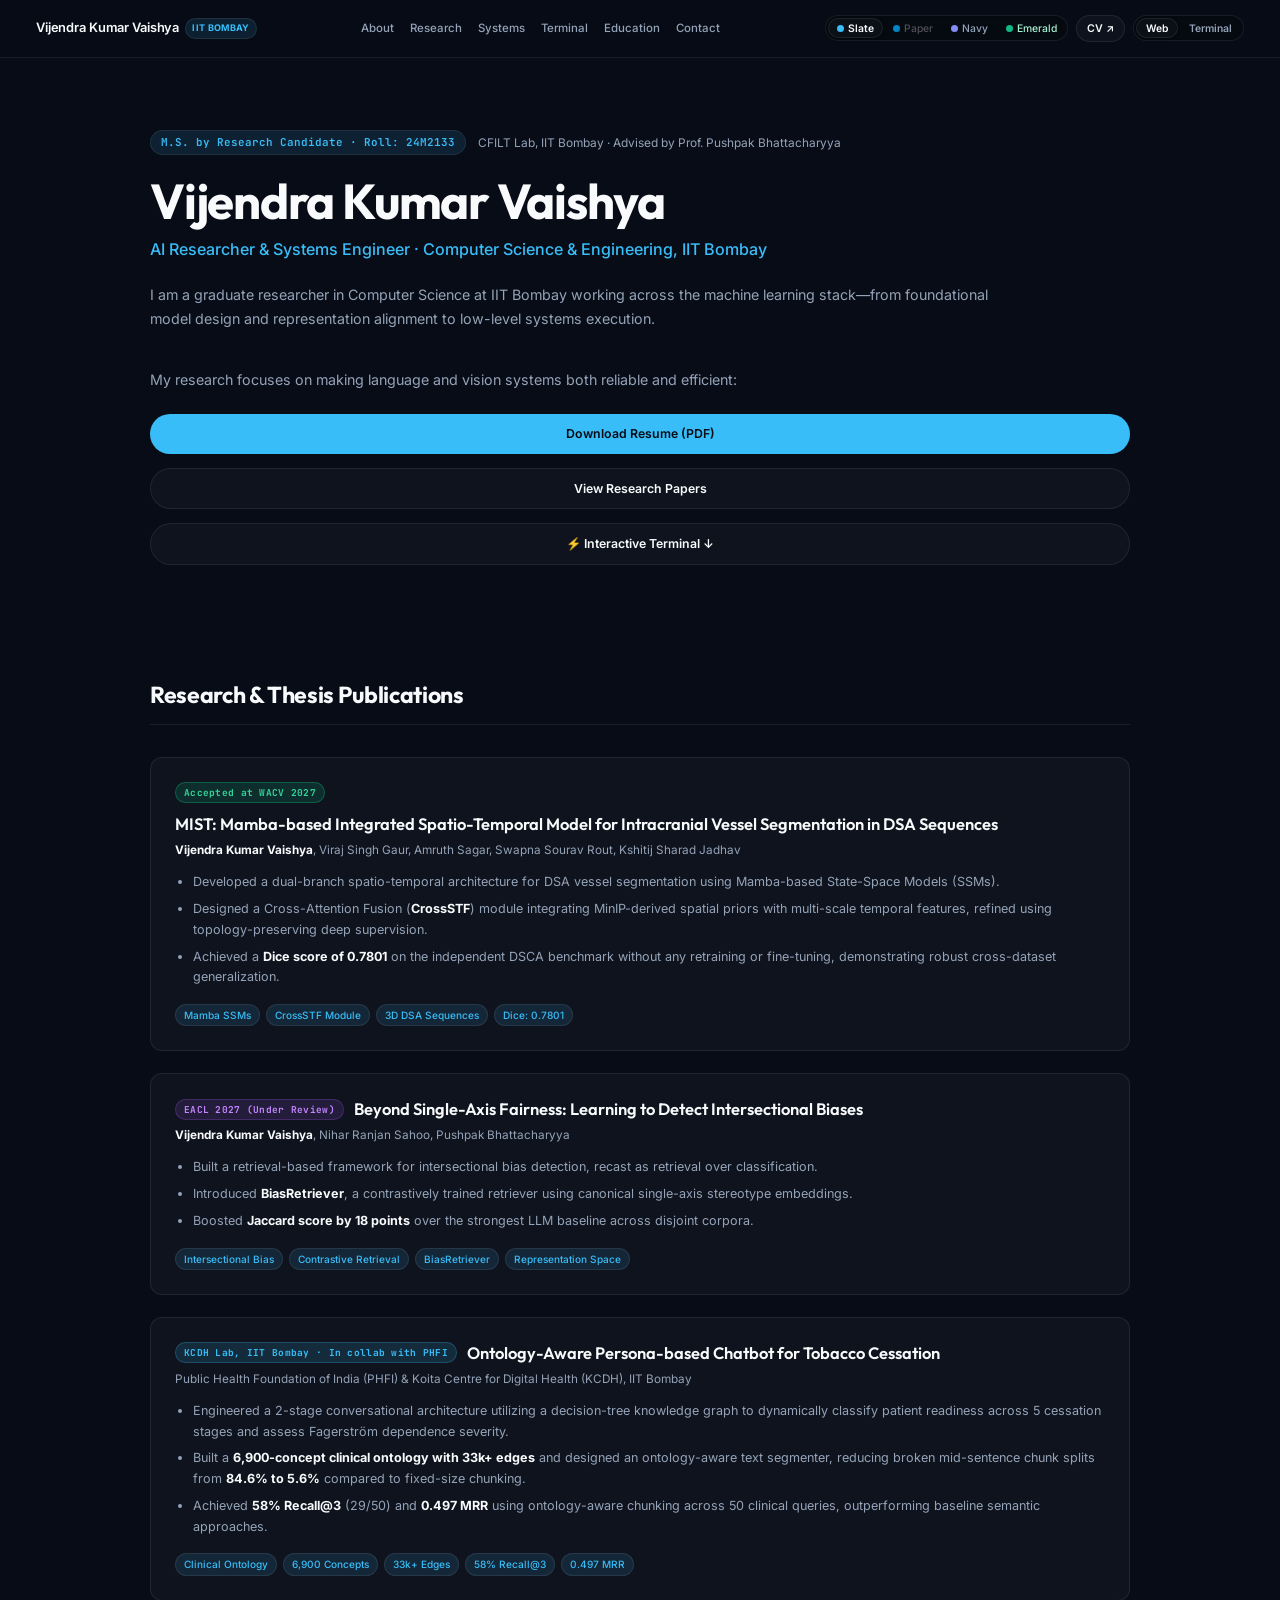
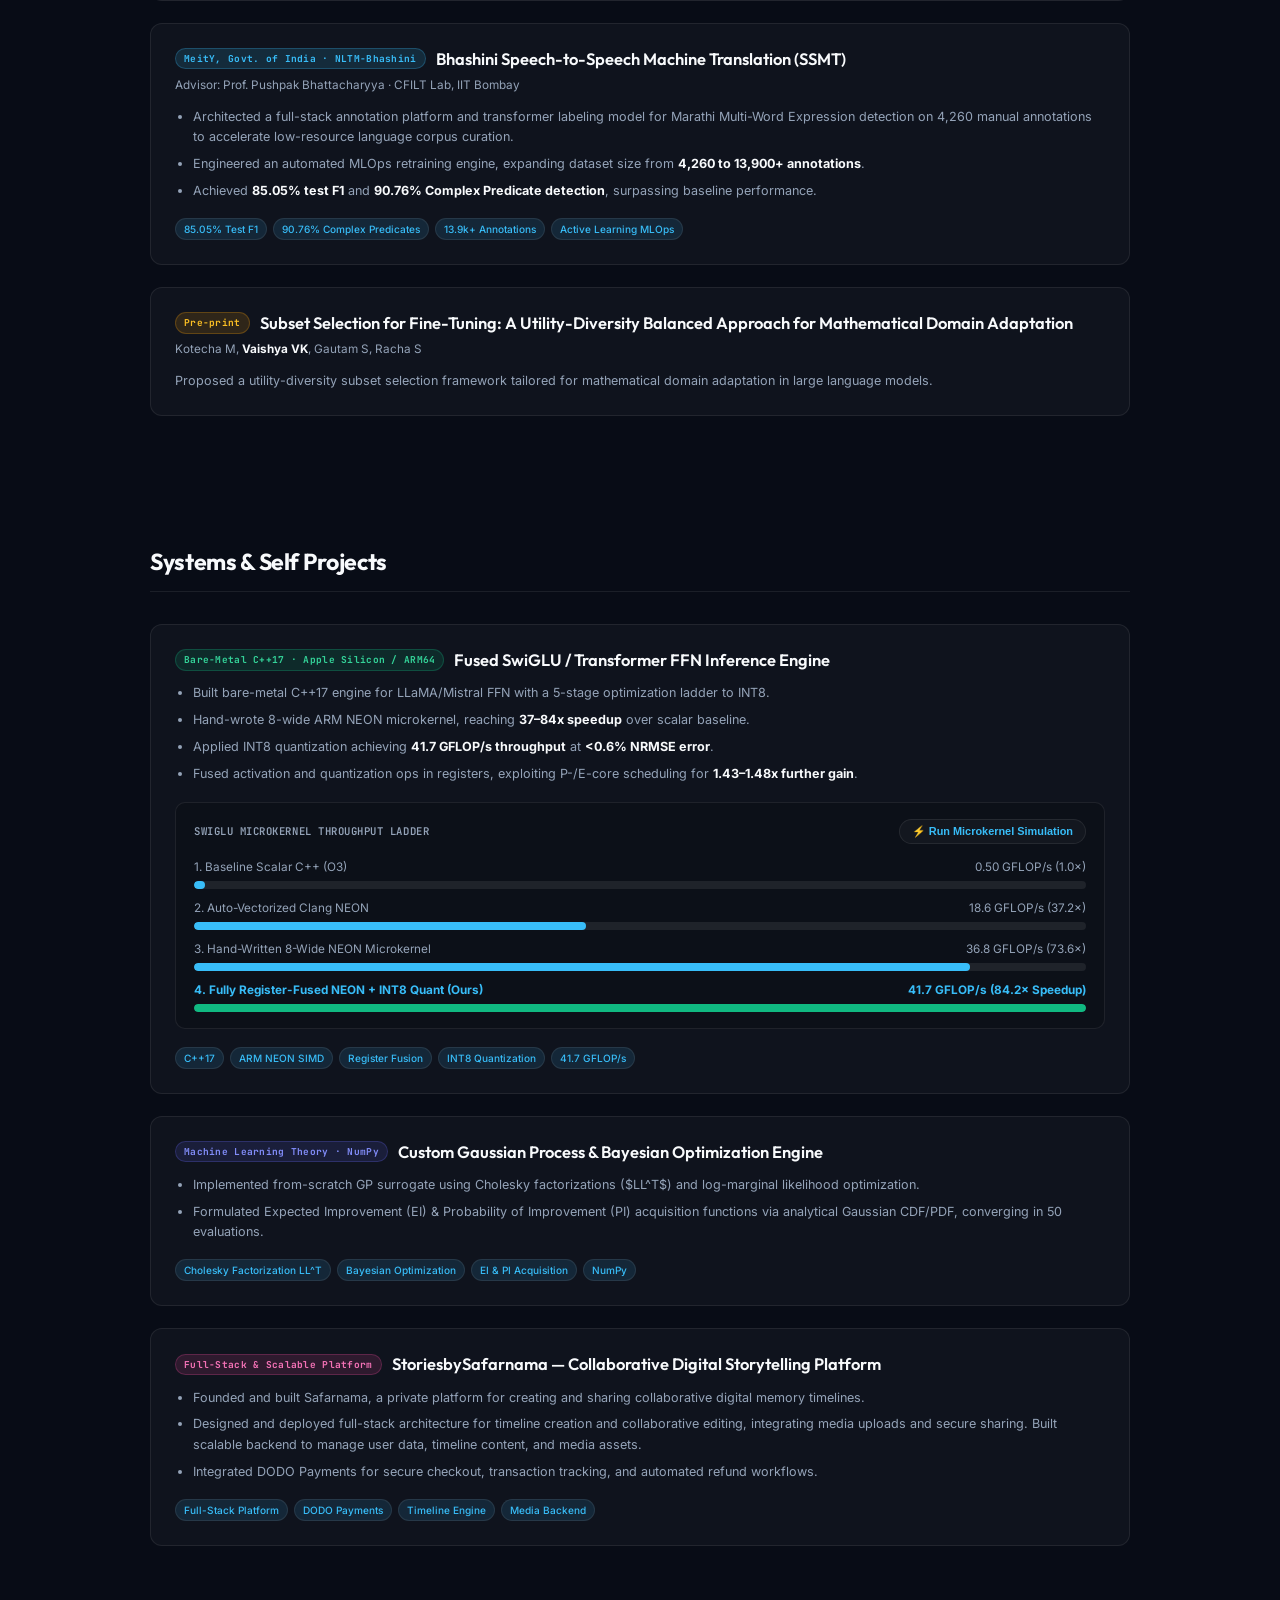
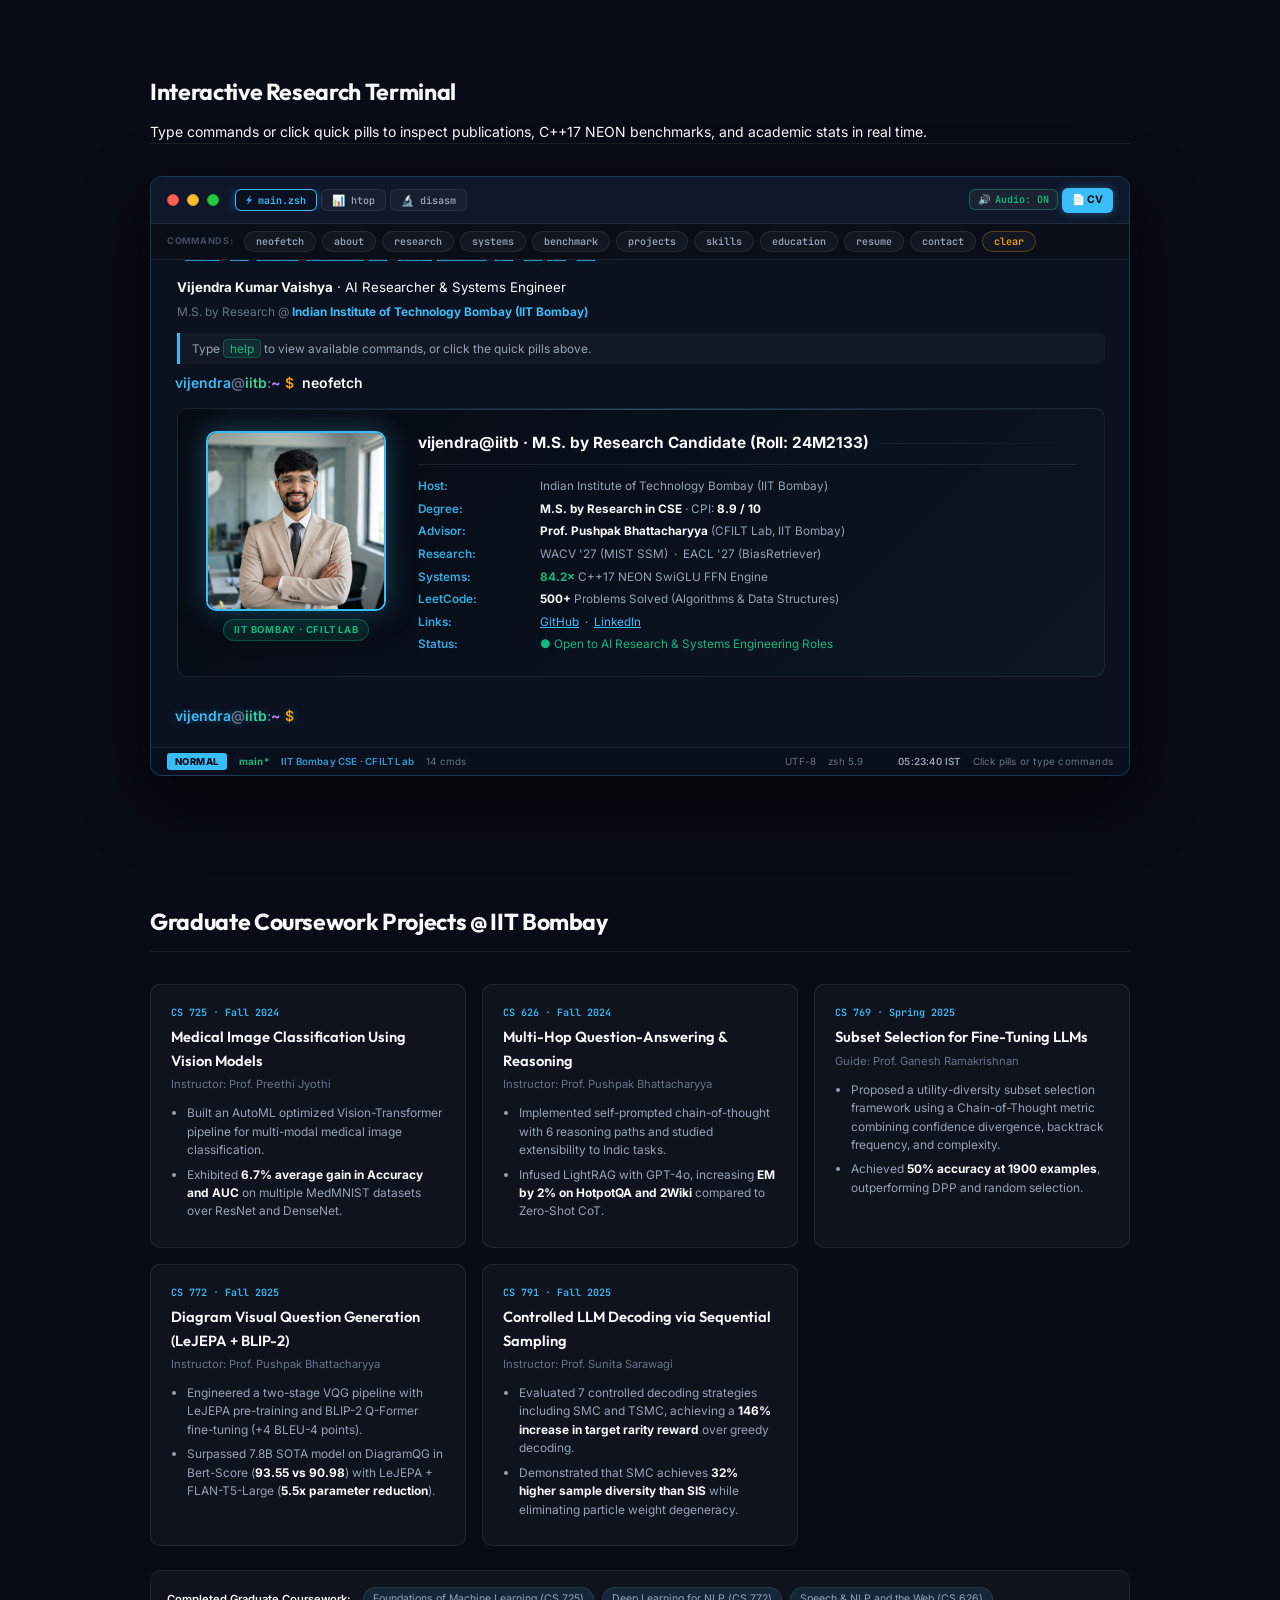
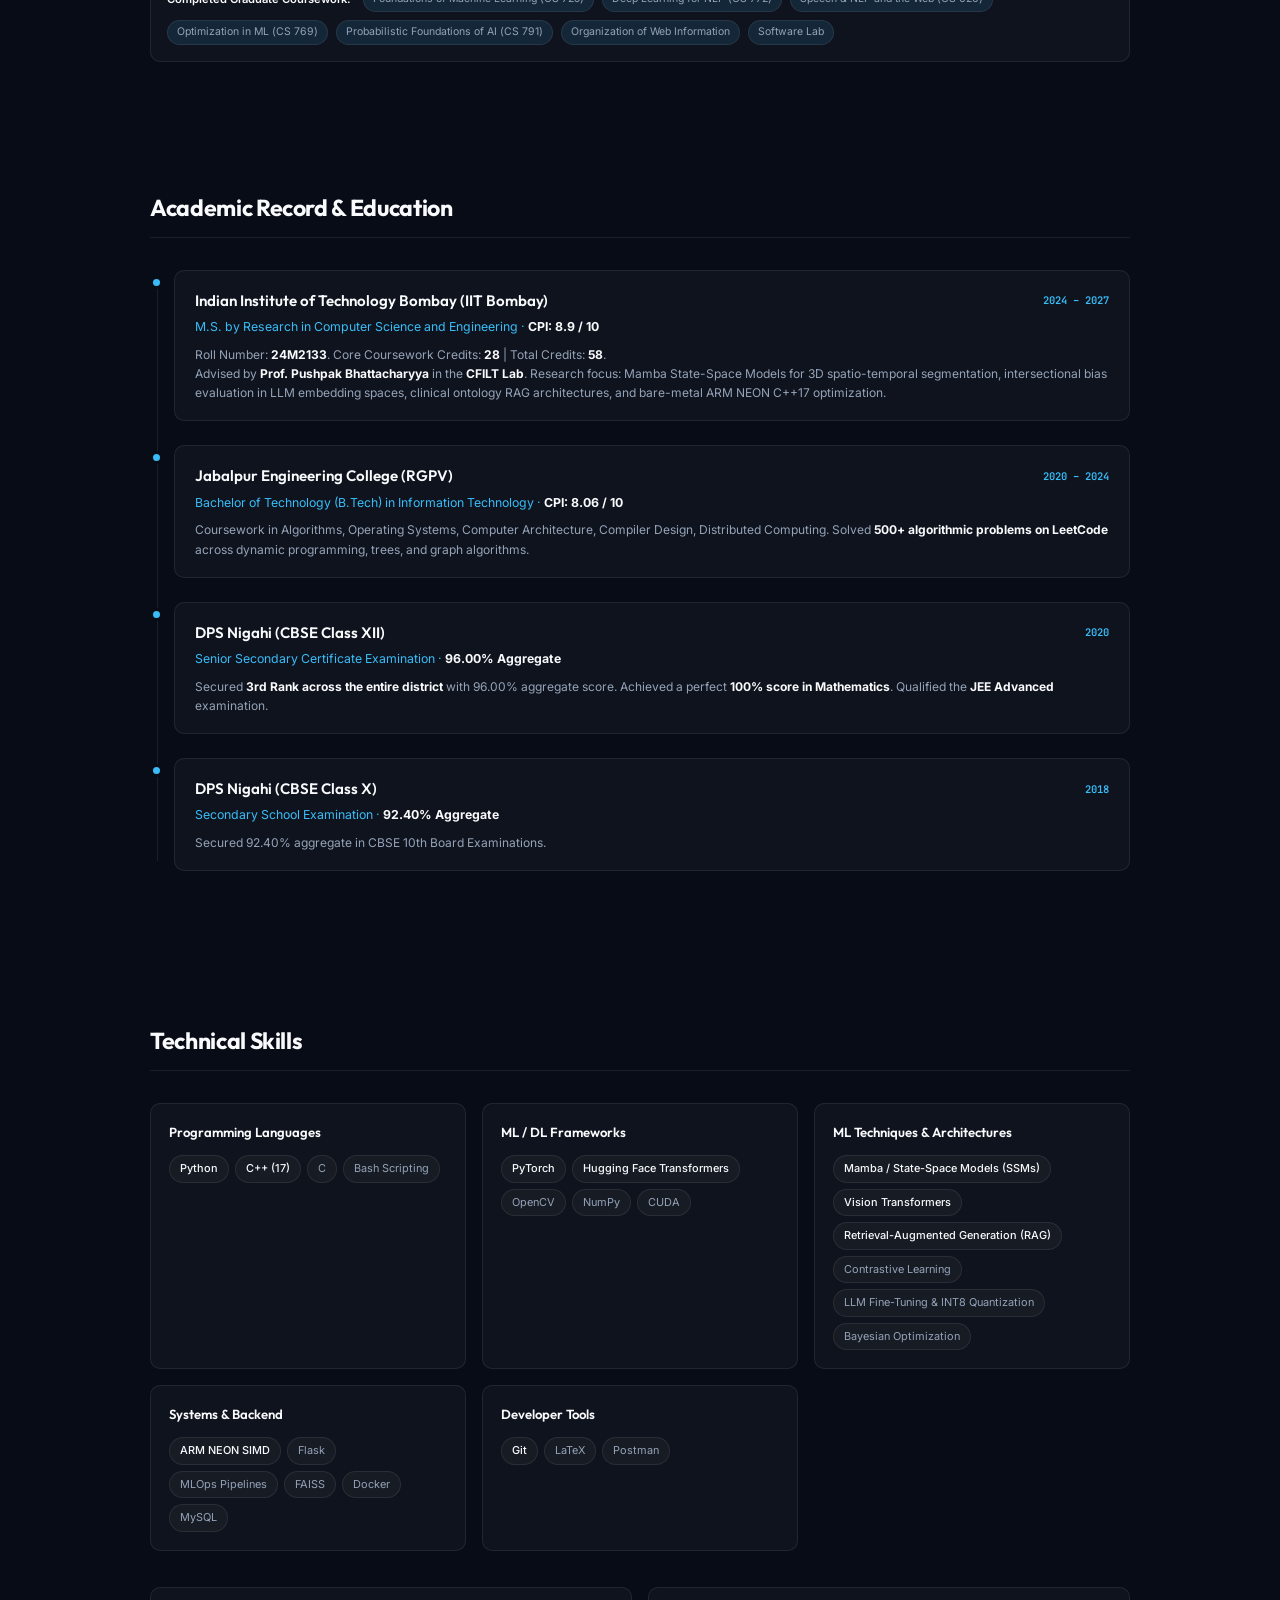
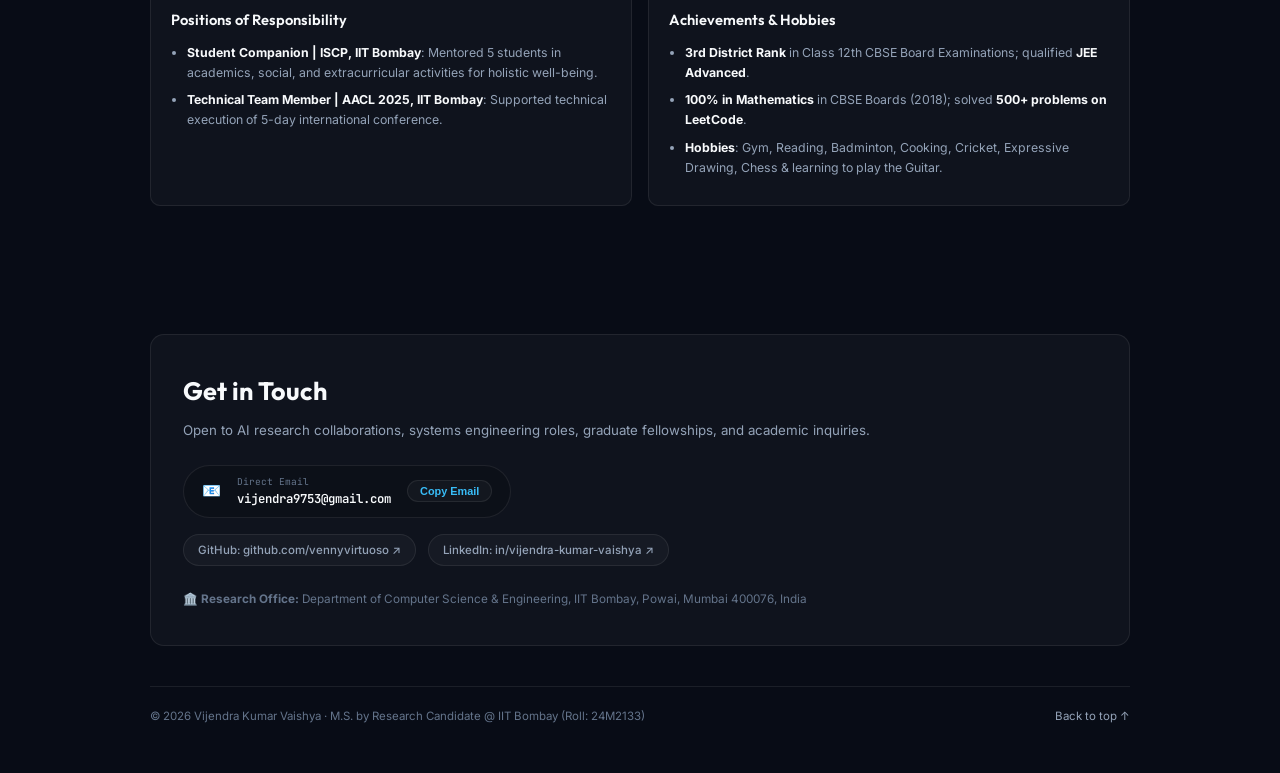
<file: index.html>
<!DOCTYPE html>
<html lang="en" data-theme="classic-dark" class="view-mode-gui">

<head>
  <meta charset="UTF-8">
  <meta name="viewport" content="width=device-width, initial-scale=1.0">
  <meta name="google-site-verification" content="2n6Ho7UNDyHmb2Gw5Eh6beg1S8TQoPyJLGrgLTuOp98" />
  <title>Vijendra Kumar Vaishya · AI Researcher & Systems Engineer</title>
  <meta name="description"
    content="Portfolio of Vijendra Kumar Vaishya — M.S. by Research in CSE at IIT Bombay. Research in Mamba SSMs, Intersectional Bias Detection, Clinical RAG, and Bare-Metal C++17 NEON SIMD.">
  <meta name="author" content="Vijendra Kumar Vaishya">
  <meta name="keywords"
    content="Vijendra Kumar Vaishya, Vijendra Kumar, vennyvirtuoso, IIT Bombay, CSE, CFILT, Machine Learning, Deep Learning, Natural Language Processing, Mamba SSM, State Space Models, ARM NEON, C++17, PyTorch, AI Researcher">

  <!-- Web Crawlers & Search Engine Directives -->
  <meta name="robots" content="index, follow, max-snippet:-1, max-image-preview:large, max-video-preview:-1">
  <meta name="googlebot" content="index, follow, max-snippet:-1, max-image-preview:large, max-video-preview:-1">
  <meta name="bingbot" content="index, follow, max-snippet:-1, max-image-preview:large, max-video-preview:-1">
  <meta name="rating" content="General">
  <meta name="referrer" content="origin-when-cross-origin">

  <!-- Open Graph / Facebook / LinkedIn / WhatsApp -->
  <meta property="og:type" content="profile">
  <meta property="og:title" content="Vijendra Kumar Vaishya · AI Researcher & Systems Engineer (IIT Bombay)">
  <meta property="og:description"
    content="M.S. by Research Scholar in CSE at IIT Bombay. Research in NLP Fairness, State-Space Models (Mamba), and High-Performance Systems.">
  <meta property="og:url" content="https://vennyvirtuoso.github.io/Portfolio/">
  <meta property="og:site_name" content="Vijendra Kumar Vaishya Portfolio">
  <meta property="og:image" content="https://vennyvirtuoso.github.io/Portfolio/assets/vijendra_profile.png">
  <meta property="og:image:alt" content="Vijendra Kumar Vaishya — IIT Bombay">
  <meta property="profile:first_name" content="Vijendra">
  <meta property="profile:last_name" content="Vaishya">
  <meta property="profile:username" content="vennyvirtuoso">

  <!-- Twitter / X Cards -->
  <meta name="twitter:card" content="summary_large_image">
  <meta name="twitter:title" content="Vijendra Kumar Vaishya · AI Researcher & Systems Engineer">
  <meta name="twitter:description"
    content="M.S. by Research in CSE at IIT Bombay. Research in NLP Fairness, Mamba SSMs & High-Performance C++ Systems.">
  <meta name="twitter:image" content="https://vennyvirtuoso.github.io/Portfolio/assets/vijendra_profile.png">

  <!-- Structured Data / JSON-LD for Google Knowledge Graph & Rich Snippets -->
  <script type="application/ld+json">
  {
    "@context": "https://schema.org",
    "@type": "Person",
    "name": "Vijendra Kumar Vaishya",
    "alternateName": ["Vijendra Kumar", "vennyvirtuoso"],
    "jobTitle": "M.S. by Research Scholar",
    "worksFor": {
      "@type": "EducationalOrganization",
      "name": "Indian Institute of Technology Bombay",
      "alternateName": "IIT Bombay",
      "url": "https://www.iitb.ac.in/"
    },
    "alumniOf": [
      {
        "@type": "EducationalOrganization",
        "name": "Indian Institute of Technology Bombay",
        "url": "https://www.iitb.ac.in/"
      },
      {
        "@type": "EducationalOrganization",
        "name": "Jabalpur Engineering College",
        "url": "https://www.jecjabalpur.ac.in/"
      }
    ],
    "url": "https://vennyvirtuoso.github.io/Portfolio/",
    "sameAs": [
      "https://github.com/vennyvirtuoso",
      "https://www.linkedin.com/in/vijendra-kumar-vaishya/",
      "https://bighome.iitb.ac.in/~24m2133/",
      "https://www.cse.iitb.ac.in/~vijendra/"
    ],
    "knowsAbout": [
      "Natural Language Processing",
      "Deep Learning",
      "State Space Models",
      "Mamba",
      "ARM NEON SIMD",
      "C++17",
      "PyTorch",
      "Fairness in Machine Learning",
      "Information Retrieval"
    ]
  }
  </script>
  <link rel="icon"
    href="data:image/svg+xml,<svg xmlns='http://www.w3.org/2000/svg' viewBox='0 0 100 100'><text y='.9em' font-size='90'>⚡</text></svg>">
  <link rel="preconnect" href="https://fonts.googleapis.com">
  <link rel="preconnect" href="https://fonts.gstatic.com" crossorigin>
  <link
    href="https://fonts.googleapis.com/css2?family=Outfit:wght@400;500;600;700&family=Inter:wght@300;400;500;600;700&family=JetBrains+Mono:wght@400;500;600&display=swap"
    rel="stylesheet">
  <link rel="stylesheet" href="index.css">
</head>

<body>

  <!-- Ambient Background Layer -->
  <div class="ambient-glow" aria-hidden="true"></div>
  <canvas id="matrix-canvas"></canvas>

  <!-- CRT overlay for Terminal Mode -->
  <div class="scanlines" aria-hidden="true"></div>

  <!-- Command Palette (Ctrl+P) -->
  <div id="cmd-palette-overlay" class="cmd-palette-overlay" aria-hidden="true" role="dialog"
    aria-label="Command palette">
    <div class="cmd-palette">
      <div class="cmd-palette-search">
        <span class="cmd-palette-icon">⌘</span>
        <input type="text" id="cmd-palette-input" placeholder="Search commands..." autocomplete="off" spellcheck="false"
          aria-label="Search commands">
        <kbd class="kbd-close">Esc</kbd>
      </div>
      <ul class="cmd-palette-list" id="cmd-palette-list" role="listbox"></ul>
      <div class="cmd-palette-footer">
        <span><kbd>↑</kbd><kbd>↓</kbd> navigate</span>
        <span><kbd>↵</kbd> run command</span>
        <span><kbd>Esc</kbd> close</span>
        <span class="palette-shortcut-hint"><kbd>Ctrl+P</kbd></span>
      </div>
    </div>
  </div>

  <!-- Simple & Classy Header Navigation -->
  <header class="top-nav" aria-label="Main Navigation">
    <div class="nav-container">
      <a href="#about" class="nav-brand">
        <span class="brand-name">Vijendra Kumar Vaishya</span>
        <span class="brand-tag">IIT BOMBAY</span>
      </a>

      <nav class="nav-links" aria-label="Sections">
        <a href="#about">About</a>
        <a href="#research">Research</a>
        <a href="#systems">Systems</a>
        <a href="#terminal">Terminal</a>
        <a href="#education">Education</a>
        <a href="#contact">Contact</a>
      </nav>

      <div class="nav-actions">
        <!-- Direct One-Click Theme Switcher Chips -->
        <div class="theme-chips-group" role="radiogroup" aria-label="Color Themes">
          <button type="button" class="theme-chip active" data-theme="classic-dark" title="Slate Dark Theme">
            <span class="swatch swatch-slate"></span>
            <span>Slate</span>
          </button>
          <button type="button" class="theme-chip" data-theme="classic-light" title="Paper Light Theme">
            <span class="swatch swatch-paper"></span>
            <span>Paper</span>
          </button>
          <button type="button" class="theme-chip" data-theme="midnight-navy" title="Midnight Navy Theme">
            <span class="swatch swatch-navy"></span>
            <span>Navy</span>
          </button>
          <button type="button" class="theme-chip" data-theme="emerald-dark" title="Emerald Dark Theme">
            <span class="swatch swatch-emerald"></span>
            <span>Emerald</span>
          </button>
        </div>

        <a href="./vijendra_resume.pdf" download="Vijendra_Kumar_Resume.pdf" class="btn-cv"
          title="Download Official PDF Resume">
          <span>CV ↗</span>
        </a>

        <!-- View Mode Switcher Capsule -->
        <div class="view-switch-capsule" role="radiogroup" aria-label="View Switcher">
          <button type="button" id="btn-mode-gui" class="view-pill-btn active" data-view="gui"
            title="Switch to Web View">
            <span>Web</span>
          </button>
          <button type="button" id="btn-mode-terminal" class="view-pill-btn" data-view="terminal"
            title="Switch to Fullscreen Terminal View">
            <span>Terminal</span>
          </button>
        </div>
      </div>
    </div>
  </header>


  <!-- ========================================================================= -->
  <!-- 1. CLEAN & CLASSY WEB PORTFOLIO                                           -->
  <!-- ========================================================================= -->
  <main id="gui-portfolio" class="gui-content">

    <!-- HERO SECTION -->
    <section id="about" class="section hero-section">
      <div class="section-container">

        <div class="hero-top-meta">
          <span class="hero-inst-badge">M.S. by Research Candidate · Roll: 24M2133</span>
          <span class="hero-lab">CFILT Lab, IIT Bombay · Advised by Prof. Pushpak Bhattacharyya</span>
        </div>

        <h1 class="hero-heading">
          Vijendra Kumar Vaishya
        </h1>
        <p class="hero-tagline">
          AI Researcher &amp; Systems Engineer · Computer Science &amp; Engineering, IIT Bombay
        </p>

        <p class="hero-bio">
          I am a graduate researcher in Computer Science at IIT Bombay working across the machine learning stack—from foundational model design and representation alignment to low-level systems execution.
        </p>
        <p class="hero-bio" style="margin-top: 10px; margin-bottom: 22px;">
          My research focuses on making language and vision systems both reliable and efficient:
        </p>

        <!-- Action Links -->
        <div class="hero-cta-row">
          <a href="./vijendra_resume.pdf" download="Vijendra_Kumar_Resume.pdf" class="btn-primary">
            Download Resume (PDF)
          </a>
          <a href="#research" class="btn-secondary">
            View Research Papers
          </a>
          <a href="#terminal" class="btn-secondary">
            ⚡ Interactive Terminal ↓
          </a>
        </div>

      </div>
    </section>


    <!-- RESEARCH & PUBLICATIONS SECTION -->
    <section id="research" class="section">
      <div class="section-container">
        <div class="section-header">
          <h2 class="section-title">Research &amp; Thesis Publications</h2>
          <span class="section-divider"></span>
        </div>

        <div class="entries-list">

          <!-- Paper 1: WACV 2027 -->
          <article class="entry-card">
            <div class="entry-header">
              <div class="entry-title-wrap">
                <span class="entry-badge badge-accepted">Accepted at WACV 2027</span>
                <h3 class="entry-title">MIST: Mamba-based Integrated Spatio-Temporal Model for Intracranial Vessel
                  Segmentation in DSA Sequences</h3>
              </div>
              <div class="entry-authors"><strong>Vijendra Kumar Vaishya</strong>, Viraj Singh Gaur, Amruth Sagar, Swapna
                Sourav Rout, Kshitij Sharad Jadhav</div>
            </div>
            <ul class="entry-bullets">
              <li>Developed a dual-branch spatio-temporal architecture for DSA vessel segmentation using Mamba-based
                State-Space Models (SSMs).</li>
              <li>Designed a Cross-Attention Fusion (<strong>CrossSTF</strong>) module integrating MinIP-derived spatial
                priors with multi-scale temporal features, refined using topology-preserving deep supervision.</li>
              <li>Achieved a <strong>Dice score of 0.7801</strong> on the independent DSCA benchmark without any
                retraining or fine-tuning, demonstrating robust cross-dataset generalization.</li>
            </ul>
            <div class="entry-tags">
              <span>Mamba SSMs</span>
              <span>CrossSTF Module</span>
              <span>3D DSA Sequences</span>
              <span>Dice: 0.7801</span>
            </div>
          </article>

          <!-- Paper 2: EACL 2027 -->
          <article class="entry-card">
            <div class="entry-header">
              <div class="entry-title-wrap">
                <span class="entry-badge badge-review">EACL 2027 (Under Review)</span>
                <h3 class="entry-title">Beyond Single-Axis Fairness: Learning to Detect Intersectional Biases</h3>
              </div>
              <div class="entry-authors"><strong>Vijendra Kumar Vaishya</strong>, Nihar Ranjan Sahoo, Pushpak
                Bhattacharyya</div>
            </div>
            <ul class="entry-bullets">
              <li>Built a retrieval-based framework for intersectional bias detection, recast as retrieval over
                classification.</li>
              <li>Introduced <strong>BiasRetriever</strong>, a contrastively trained retriever using canonical
                single-axis stereotype embeddings.</li>
              <li>Boosted <strong>Jaccard score by 18 points</strong> over the strongest LLM baseline across disjoint
                corpora.</li>
            </ul>
            <div class="entry-tags">
              <span>Intersectional Bias</span>
              <span>Contrastive Retrieval</span>
              <span>BiasRetriever</span>
              <span>Representation Space</span>
            </div>
          </article>

          <!-- Paper 3: Healthcare Chatbot -->
          <article class="entry-card">
            <div class="entry-header">
              <div class="entry-title-wrap">
                <span class="entry-badge badge-ongoing">KCDH Lab, IIT Bombay · In collab with PHFI</span>
                <h3 class="entry-title">Ontology-Aware Persona-based Chatbot for Tobacco Cessation</h3>
              </div>
              <div class="entry-authors">Public Health Foundation of India (PHFI) &amp; Koita Centre for Digital Health
                (KCDH), IIT Bombay</div>
            </div>
            <ul class="entry-bullets">
              <li>Engineered a 2-stage conversational architecture utilizing a decision-tree knowledge graph to
                dynamically classify patient readiness across 5 cessation stages and assess Fagerström dependence
                severity.</li>
              <li>Built a <strong>6,900-concept clinical ontology with 33k+ edges</strong> and designed an
                ontology-aware text segmenter, reducing broken mid-sentence chunk splits from <strong>84.6% to
                  5.6%</strong> compared to fixed-size chunking.</li>
              <li>Achieved <strong>58% Recall@3</strong> (29/50) and <strong>0.497 MRR</strong> using ontology-aware
                chunking across 50 clinical queries, outperforming baseline semantic approaches.</li>
            </ul>
            <div class="entry-tags">
              <span>Clinical Ontology</span>
              <span>6,900 Concepts</span>
              <span>33k+ Edges</span>
              <span>58% Recall@3</span>
              <span>0.497 MRR</span>
            </div>
          </article>

          <!-- Project 4: MeitY Bhashini -->
          <article class="entry-card">
            <div class="entry-header">
              <div class="entry-title-wrap">
                <span class="entry-badge badge-ongoing">MeitY, Govt. of India · NLTM-Bhashini</span>
                <h3 class="entry-title">Bhashini Speech-to-Speech Machine Translation (SSMT)</h3>
              </div>
              <div class="entry-authors">Advisor: Prof. Pushpak Bhattacharyya · CFILT Lab, IIT Bombay</div>
            </div>
            <ul class="entry-bullets">
              <li>Architected a full-stack annotation platform and transformer labeling model for Marathi Multi-Word
                Expression detection on 4,260 manual annotations to accelerate low-resource language corpus curation.
              </li>
              <li>Engineered an automated MLOps retraining engine, expanding dataset size from <strong>4,260 to 13,900+
                  annotations</strong>.</li>
              <li>Achieved <strong>85.05% test F1</strong> and <strong>90.76% Complex Predicate detection</strong>,
                surpassing baseline performance.</li>
            </ul>
            <div class="entry-tags">
              <span>85.05% Test F1</span>
              <span>90.76% Complex Predicates</span>
              <span>13.9k+ Annotations</span>
              <span>Active Learning MLOps</span>
            </div>
          </article>

          <!-- Pre-print -->
          <article class="entry-card">
            <div class="entry-header">
              <div class="entry-title-wrap">
                <span class="entry-badge badge-preprint">Pre-print</span>
                <h3 class="entry-title">Subset Selection for Fine-Tuning: A Utility-Diversity Balanced Approach for
                  Mathematical Domain Adaptation</h3>
              </div>
              <div class="entry-authors">Kotecha M, <strong>Vaishya VK</strong>, Gautam S, Racha S</div>
            </div>
            <p class="entry-desc">
              Proposed a utility-diversity subset selection framework tailored for mathematical domain adaptation in
              large language models.
            </p>
          </article>

        </div>
      </div>
    </section>


    <!-- SYSTEMS & SELF PROJECTS SECTION -->
    <section id="systems" class="section">
      <div class="section-container">
        <div class="section-header">
          <h2 class="section-title">Systems &amp; Self Projects</h2>
          <span class="section-divider"></span>
        </div>

        <div class="entries-list">

          <!-- Systems Project 1 -->
          <article class="entry-card highlight-card">
            <div class="entry-header">
              <div class="entry-title-wrap">
                <span class="entry-badge badge-sys">Bare-Metal C++17 · Apple Silicon / ARM64</span>
                <h3 class="entry-title">Fused SwiGLU / Transformer FFN Inference Engine</h3>
              </div>
            </div>
            <ul class="entry-bullets">
              <li>Built bare-metal C++17 engine for LLaMA/Mistral FFN with a 5-stage optimization ladder to INT8.</li>
              <li>Hand-wrote 8-wide ARM NEON microkernel, reaching <strong>37–84x speedup</strong> over scalar baseline.
              </li>
              <li>Applied INT8 quantization achieving <strong>41.7 GFLOP/s throughput</strong> at <strong>&lt;0.6% NRMSE
                  error</strong>.</li>
              <li>Fused activation and quantization ops in registers, exploiting P-/E-core scheduling for
                <strong>1.43–1.48x further gain</strong>.
              </li>
            </ul>

            <!-- Clean Microkernel Benchmark Runner -->
            <div class="benchmark-container">
              <div class="bench-head">
                <span class="bench-label">SwiGLU Microkernel Throughput Ladder</span>
                <button type="button" id="gui-rerun-bench" class="bench-trigger-btn">
                  <span>⚡ Run Microkernel Simulation</span>
                </button>
              </div>
              <div class="bench-bars">
                <div class="bench-row">
                  <div class="bench-info">
                    <span>1. Baseline Scalar C++ (O3)</span>
                    <span>0.50 GFLOP/s (1.0×)</span>
                  </div>
                  <div class="track">
                    <div class="fill" style="width: 1.2%;"></div>
                  </div>
                </div>
                <div class="bench-row">
                  <div class="bench-info">
                    <span>2. Auto-Vectorized Clang NEON</span>
                    <span>18.6 GFLOP/s (37.2×)</span>
                  </div>
                  <div class="track">
                    <div class="fill" style="width: 44%;"></div>
                  </div>
                </div>
                <div class="bench-row">
                  <div class="bench-info">
                    <span>3. Hand-Written 8-Wide NEON Microkernel</span>
                    <span>36.8 GFLOP/s (73.6×)</span>
                  </div>
                  <div class="track">
                    <div class="fill" style="width: 87%;"></div>
                  </div>
                </div>
                <div class="bench-row accent-row">
                  <div class="bench-info">
                    <span><strong>4. Fully Register-Fused NEON + INT8 Quant (Ours)</strong></span>
                    <span><strong>41.7 GFLOP/s (84.2× Speedup)</strong></span>
                  </div>
                  <div class="track">
                    <div class="fill fill-highlight" style="width: 100%;"></div>
                  </div>
                </div>
              </div>
            </div>

            <div class="entry-tags">
              <span>C++17</span>
              <span>ARM NEON SIMD</span>
              <span>Register Fusion</span>
              <span>INT8 Quantization</span>
              <span>41.7 GFLOP/s</span>
            </div>
          </article>

          <!-- Systems Project 2 -->
          <article class="entry-card">
            <div class="entry-header">
              <div class="entry-title-wrap">
                <span class="entry-badge badge-ml">Machine Learning Theory · NumPy</span>
                <h3 class="entry-title">Custom Gaussian Process &amp; Bayesian Optimization Engine</h3>
              </div>
            </div>
            <ul class="entry-bullets">
              <li>Implemented from-scratch GP surrogate using Cholesky factorizations ($LL^T$) and log-marginal
                likelihood optimization.</li>
              <li>Formulated Expected Improvement (EI) &amp; Probability of Improvement (PI) acquisition functions via
                analytical Gaussian CDF/PDF, converging in 50 evaluations.</li>
            </ul>
            <div class="entry-tags">
              <span>Cholesky Factorization LL^T</span>
              <span>Bayesian Optimization</span>
              <span>EI &amp; PI Acquisition</span>
              <span>NumPy</span>
            </div>
          </article>

          <!-- Systems Project 3 -->
          <article class="entry-card">
            <div class="entry-header">
              <div class="entry-title-wrap">
                <span class="entry-badge badge-platform">Full-Stack &amp; Scalable Platform</span>
                <h3 class="entry-title">StoriesbySafarnama — Collaborative Digital Storytelling Platform</h3>
              </div>
            </div>
            <ul class="entry-bullets">
              <li>Founded and built Safarnama, a private platform for creating and sharing collaborative digital memory
                timelines.</li>
              <li>Designed and deployed full-stack architecture for timeline creation and collaborative editing,
                integrating media uploads and secure sharing. Built scalable backend to manage user data, timeline
                content, and media assets.</li>
              <li>Integrated DODO Payments for secure checkout, transaction tracking, and automated refund workflows.
              </li>
            </ul>
            <div class="entry-tags">
              <span>Full-Stack Platform</span>
              <span>DODO Payments</span>
              <span>Timeline Engine</span>
              <span>Media Backend</span>
            </div>
          </article>

        </div>
      </div>
    </section>


    <!-- INTERACTIVE RESEARCH TERMINAL SECTION -->
    <section id="terminal" class="section terminal-section">
      <div class="section-container">
        <div class="section-header">
          <h2 class="section-title">Interactive Research Terminal</h2>
          <p class="section-sub">Type commands or click quick pills to inspect publications, C++17 NEON benchmarks, and
            academic stats in real time.</p>
          <span class="section-divider"></span>
        </div>

        <div class="terminal-container">
          <div class="terminal-window" id="terminal-window">

            <!-- Window Titlebar -->
            <header class="terminal-titlebar">
              <div class="titlebar-left">
                <div class="titlebar-controls">
                  <span class="control-btn close" id="btn-close" title="Clear Output"></span>
                  <span class="control-btn minimize" id="btn-minimize" title="Compact"></span>
                  <span class="control-btn maximize" id="btn-maximize" title="Maximize Window"></span>
                </div>

                <!-- Terminal Tabs -->
                <div class="terminal-tabs-row" id="terminal-tabs">
                  <button type="button" class="term-tab active" data-tab="zsh">
                    <span class="tab-icon">⚡</span>
                    <span class="tab-title">main.zsh</span>
                  </button>
                  <button type="button" class="term-tab" data-tab="htop" data-cmd="htop">
                    <span class="tab-icon">📊</span>
                    <span class="tab-title">htop</span>
                  </button>
                  <button type="button" class="term-tab" data-tab="disasm" data-cmd="disasm">
                    <span class="tab-icon">🔬</span>
                    <span class="tab-title">disasm</span>
                  </button>
                </div>
              </div>

              <div class="titlebar-actions">
                <button type="button" class="titlebar-icon-btn active" id="sound-toggle" title="Toggle Mechanical Audio"
                  aria-label="Toggle Sound">
                  <span id="sound-icon">🔊</span>
                  <span class="sound-label">Audio: ON</span>
                </button>
                <a href="./vijendra_resume.pdf" download="Vijendra_Kumar_Resume.pdf" class="quick-cv-btn"
                  title="Download Resume PDF">
                  <span>📄 CV</span>
                </a>
              </div>
            </header>

            <!-- Quick Commands Toolbar -->
            <nav class="quick-toolbar" aria-label="Terminal Quick Commands">
              <span class="toolbar-label">COMMANDS:</span>
              <button type="button" class="cmd-pill" data-cmd="neofetch">neofetch</button>
              <button type="button" class="cmd-pill" data-cmd="about">about</button>
              <button type="button" class="cmd-pill" data-cmd="research">research</button>
              <button type="button" class="cmd-pill" data-cmd="systems">systems</button>
              <button type="button" class="cmd-pill" data-cmd="benchmark">benchmark</button>
              <button type="button" class="cmd-pill" data-cmd="projects">projects</button>
              <button type="button" class="cmd-pill" data-cmd="skills">skills</button>
              <button type="button" class="cmd-pill" data-cmd="education">education</button>
              <button type="button" class="cmd-pill" data-cmd="resume">resume</button>
              <button type="button" class="cmd-pill" data-cmd="contact">contact</button>
              <button type="button" class="cmd-pill pill-alt" data-cmd="clear">clear</button>
            </nav>

            <!-- Terminal Output Scrollable Area -->
            <div class="terminal-body" id="terminal-body">
              <div id="output-history"></div>

              <!-- Active Command Input Line -->
              <div class="command-line" id="command-line-container">
                <span class="prompt-prefix">
                  <span class="p-user">vijendra</span><span class="p-at">@</span><span class="p-host">iitb</span><span
                    class="p-colon">:</span><span class="p-dir">~</span><span class="p-sym">$</span>
                </span>
                <div class="input-wrapper">
                  <input type="text" id="terminal-input" autocomplete="off" spellcheck="false" autofocus
                    aria-label="Terminal input command">
                  <span class="ghost-hint" id="ghost-hint"></span>
                </div>
                <button type="button" class="prompt-clear-btn" id="prompt-clear-btn"
                  title="Clear input (Esc)">×</button>
              </div>
            </div>

            <!-- Terminal Status Bar -->
            <footer class="terminal-statusbar">
              <div class="status-left">
                <span class="status-mode">NORMAL</span>
                <span class="status-branch">main*</span>
                <span class="status-node">IIT Bombay CSE · CFILT Lab</span>
                <span class="status-cmds" id="status-cmds-count">14 cmds</span>
              </div>
              <div class="status-right">
                <span class="status-encoding">UTF-8</span>
                <span class="status-type">zsh 5.9</span>
                <span class="status-time" id="status-clock">06:00</span>
                <span class="status-hint">Click pills or type commands</span>
              </div>
            </footer>

          </div>
        </div>
      </div>
    </section>


    <!-- GRADUATE COURSE PROJECTS SECTION -->
    <section id="coursework" class="section">
      <div class="section-container">
        <div class="section-header">
          <h2 class="section-title">Graduate Coursework Projects @ IIT Bombay</h2>
          <span class="section-divider"></span>
        </div>

        <div class="coursework-grid">

          <!-- CS 725 -->
          <div class="course-card">
            <div class="course-code">CS 725 · Fall 2024</div>
            <h3 class="course-proj-title">Medical Image Classification Using Vision Models</h3>
            <div class="course-inst">Instructor: Prof. Preethi Jyothi</div>
            <ul class="course-bullets">
              <li>Built an AutoML optimized Vision-Transformer pipeline for multi-modal medical image classification.
              </li>
              <li>Exhibited <strong>6.7% average gain in Accuracy and AUC</strong> on multiple MedMNIST datasets over
                ResNet and DenseNet.</li>
            </ul>
          </div>

          <!-- CS 626 -->
          <div class="course-card">
            <div class="course-code">CS 626 · Fall 2024</div>
            <h3 class="course-proj-title">Multi-Hop Question-Answering &amp; Reasoning</h3>
            <div class="course-inst">Instructor: Prof. Pushpak Bhattacharyya</div>
            <ul class="course-bullets">
              <li>Implemented self-prompted chain-of-thought with 6 reasoning paths and studied extensibility to Indic
                tasks.</li>
              <li>Infused LightRAG with GPT-4o, increasing <strong>EM by 2% on HotpotQA and 2Wiki</strong> compared to
                Zero-Shot CoT.</li>
            </ul>
          </div>

          <!-- CS 769 -->
          <div class="course-card">
            <div class="course-code">CS 769 · Spring 2025</div>
            <h3 class="course-proj-title">Subset Selection for Fine-Tuning LLMs</h3>
            <div class="course-inst">Guide: Prof. Ganesh Ramakrishnan</div>
            <ul class="course-bullets">
              <li>Proposed a utility-diversity subset selection framework using a Chain-of-Thought metric combining
                confidence divergence, backtrack frequency, and complexity.</li>
              <li>Achieved <strong>50% accuracy at 1900 examples</strong>, outperforming DPP and random selection.</li>
            </ul>
          </div>

          <!-- CS 772 -->
          <div class="course-card">
            <div class="course-code">CS 772 · Fall 2025</div>
            <h3 class="course-proj-title">Diagram Visual Question Generation (LeJEPA + BLIP-2)</h3>
            <div class="course-inst">Instructor: Prof. Pushpak Bhattacharyya</div>
            <ul class="course-bullets">
              <li>Engineered a two-stage VQG pipeline with LeJEPA pre-training and BLIP-2 Q-Former fine-tuning (+4
                BLEU-4 points).</li>
              <li>Surpassed 7.8B SOTA model on DiagramQG in Bert-Score (<strong>93.55 vs 90.98</strong>) with LeJEPA +
                FLAN-T5-Large (<strong>5.5x parameter reduction</strong>).</li>
            </ul>
          </div>

          <!-- CS 791 -->
          <div class="course-card">
            <div class="course-code">CS 791 · Fall 2025</div>
            <h3 class="course-proj-title">Controlled LLM Decoding via Sequential Sampling</h3>
            <div class="course-inst">Instructor: Prof. Sunita Sarawagi</div>
            <ul class="course-bullets">
              <li>Evaluated 7 controlled decoding strategies including SMC and TSMC, achieving a <strong>146% increase
                  in target rarity reward</strong> over greedy decoding.</li>
              <li>Demonstrated that SMC achieves <strong>32% higher sample diversity than SIS</strong> while eliminating
                particle weight degeneracy.</li>
            </ul>
          </div>

        </div>

        <!-- Completed Courses List -->
        <div class="completed-courses-bar">
          <span class="bar-title">Completed Graduate Coursework:</span>
          <span class="course-pill">Foundations of Machine Learning (CS 725)</span>
          <span class="course-pill">Deep Learning for NLP (CS 772)</span>
          <span class="course-pill">Speech &amp; NLP and the Web (CS 626)</span>
          <span class="course-pill">Optimization in ML (CS 769)</span>
          <span class="course-pill">Probabilistic Foundations of AI (CS 791)</span>
          <span class="course-pill">Organization of Web Information</span>
          <span class="course-pill">Software Lab</span>
        </div>

      </div>
    </section>


    <!-- EDUCATION SECTION -->
    <section id="education" class="section">
      <div class="section-container">
        <div class="section-header">
          <h2 class="section-title">Academic Record &amp; Education</h2>
          <span class="section-divider"></span>
        </div>

        <div class="timeline-wrap">

          <!-- IIT Bombay -->
          <div class="timeline-row">
            <div class="timeline-bullet"></div>
            <div class="timeline-body">
              <div class="timeline-head-row">
                <h3 class="timeline-institution">Indian Institute of Technology Bombay (IIT Bombay)</h3>
                <span class="timeline-period">2024 – 2027</span>
              </div>
              <div class="timeline-degree">M.S. by Research in Computer Science and Engineering · <strong>CPI: 8.9 /
                  10</strong></div>
              <p class="timeline-note">
                Roll Number: <strong>24M2133</strong>. Core Coursework Credits: <strong>28</strong> | Total Credits:
                <strong>58</strong>.<br>
                Advised by <strong>Prof. Pushpak Bhattacharyya</strong> in the <strong>CFILT Lab</strong>. Research
                focus: Mamba State-Space Models for 3D spatio-temporal segmentation, intersectional bias evaluation in
                LLM embedding spaces, clinical ontology RAG architectures, and bare-metal ARM NEON C++17 optimization.
              </p>
            </div>
          </div>

          <!-- JEC -->
          <div class="timeline-row">
            <div class="timeline-bullet"></div>
            <div class="timeline-body">
              <div class="timeline-head-row">
                <h3 class="timeline-institution">Jabalpur Engineering College (RGPV)</h3>
                <span class="timeline-period">2020 – 2024</span>
              </div>
              <div class="timeline-degree">Bachelor of Technology (B.Tech) in Information Technology · <strong>CPI: 8.06
                  / 10</strong></div>
              <p class="timeline-note">
                Coursework in Algorithms, Operating Systems, Computer Architecture, Compiler Design, Distributed
                Computing. Solved <strong>500+ algorithmic problems on LeetCode</strong> across dynamic programming,
                trees, and graph algorithms.
              </p>
            </div>
          </div>

          <!-- Class 12 -->
          <div class="timeline-row">
            <div class="timeline-bullet"></div>
            <div class="timeline-body">
              <div class="timeline-head-row">
                <h3 class="timeline-institution">DPS Nigahi (CBSE Class XII)</h3>
                <span class="timeline-period">2020</span>
              </div>
              <div class="timeline-degree">Senior Secondary Certificate Examination · <strong>96.00% Aggregate</strong>
              </div>
              <p class="timeline-note">
                Secured <strong>3rd Rank across the entire district</strong> with 96.00% aggregate score. Achieved a
                perfect <strong>100% score in Mathematics</strong>. Qualified the <strong>JEE Advanced</strong>
                examination.
              </p>
            </div>
          </div>

          <!-- Class 10 -->
          <div class="timeline-row">
            <div class="timeline-bullet"></div>
            <div class="timeline-body">
              <div class="timeline-head-row">
                <h3 class="timeline-institution">DPS Nigahi (CBSE Class X)</h3>
                <span class="timeline-period">2018</span>
              </div>
              <div class="timeline-degree">Secondary School Examination · <strong>92.40% Aggregate</strong></div>
              <p class="timeline-note">
                Secured 92.40% aggregate in CBSE 10th Board Examinations.
              </p>
            </div>
          </div>

        </div>
      </div>
    </section>


    <!-- TECHNICAL SKILLS SECTION -->
    <section id="skills" class="section">
      <div class="section-container">
        <div class="section-header">
          <h2 class="section-title">Technical Skills</h2>
          <span class="section-divider"></span>
        </div>

        <div class="skills-catalog">
          <div class="skill-category">
            <h3 class="skill-cat-title">Programming Languages</h3>
            <div class="chips">
              <span class="chip chip-bold">Python</span>
              <span class="chip chip-bold">C++ (17)</span>
              <span class="chip">C</span>
              <span class="chip">Bash Scripting</span>
            </div>
          </div>

          <div class="skill-category">
            <h3 class="skill-cat-title">ML / DL Frameworks</h3>
            <div class="chips">
              <span class="chip chip-bold">PyTorch</span>
              <span class="chip chip-bold">Hugging Face Transformers</span>
              <span class="chip">OpenCV</span>
              <span class="chip">NumPy</span>
              <span class="chip">CUDA</span>
            </div>
          </div>

          <div class="skill-category">
            <h3 class="skill-cat-title">ML Techniques &amp; Architectures</h3>
            <div class="chips">
              <span class="chip chip-bold">Mamba / State-Space Models (SSMs)</span>
              <span class="chip chip-bold">Vision Transformers</span>
              <span class="chip chip-bold">Retrieval-Augmented Generation (RAG)</span>
              <span class="chip">Contrastive Learning</span>
              <span class="chip">LLM Fine-Tuning &amp; INT8 Quantization</span>
              <span class="chip">Bayesian Optimization</span>
            </div>
          </div>

          <div class="skill-category">
            <h3 class="skill-cat-title">Systems &amp; Backend</h3>
            <div class="chips">
              <span class="chip chip-bold">ARM NEON SIMD</span>
              <span class="chip">Flask</span>
              <span class="chip">MLOps Pipelines</span>
              <span class="chip">FAISS</span>
              <span class="chip">Docker</span>
              <span class="chip">MySQL</span>
            </div>
          </div>

          <div class="skill-category">
            <h3 class="skill-cat-title">Developer Tools</h3>
            <div class="chips">
              <span class="chip chip-bold">Git</span>
              <span class="chip">LaTeX</span>
              <span class="chip">Postman</span>
            </div>
          </div>
        </div>

        <!-- Responsibilities & Extra-Curriculars -->
        <div class="extra-split" style="margin-top: 36px;">
          <div class="extra-box">
            <h3 class="extra-title">Positions of Responsibility</h3>
            <ul class="extra-list">
              <li><strong>Student Companion | ISCP, IIT Bombay</strong>: Mentored 5 students in academics, social, and
                extracurricular activities for holistic well-being.</li>
              <li><strong>Technical Team Member | AACL 2025, IIT Bombay</strong>: Supported technical execution of 5-day
                international conference.</li>
            </ul>
          </div>

          <div class="extra-box">
            <h3 class="extra-title">Achievements &amp; Hobbies</h3>
            <ul class="extra-list">
              <li><strong>3rd District Rank</strong> in Class 12th CBSE Board Examinations; qualified <strong>JEE
                  Advanced</strong>.</li>
              <li><strong>100% in Mathematics</strong> in CBSE Boards (2018); solved <strong>500+ problems on
                  LeetCode</strong>.</li>
              <li><strong>Hobbies</strong>: Gym, Reading, Badminton, Cooking, Cricket, Expressive Drawing, Chess &amp;
                learning to play the Guitar.</li>
            </ul>
          </div>
        </div>

      </div>
    </section>


    <!-- CONTACT SECTION -->
    <section id="contact" class="section contact-section">
      <div class="section-container">

        <div class="contact-box">
          <div class="contact-header">
            <h2 class="contact-heading">Get in Touch</h2>
            <p class="contact-lead">
              Open to AI research collaborations, systems engineering roles, graduate fellowships, and academic
              inquiries.
            </p>
          </div>

          <div class="contact-channels">
            <div class="channel-card">
              <span class="channel-icon">📧</span>
              <div class="channel-info">
                <span class="channel-label">Direct Email</span>
                <span class="channel-val">vijendra9753@gmail.com</span>
              </div>
              <button type="button" class="btn-copy-email copy-email-btn" data-email="vijendra9753@gmail.com">
                Copy Email
              </button>
            </div>

            <div class="channel-links">
              <a href="https://github.com/vennyvirtuoso" target="_blank" rel="noopener" class="link-btn">
                GitHub: github.com/vennyvirtuoso ↗
              </a>
              <a href="https://linkedin.com/in/vijendra-kumar-vaishya" target="_blank" rel="noopener" class="link-btn">
                LinkedIn: in/vijendra-kumar-vaishya ↗
              </a>
            </div>

            <p class="office-note">
              🏛️ <strong>Research Office:</strong> Department of Computer Science &amp; Engineering, IIT Bombay, Powai,
              Mumbai 400076, India
            </p>
          </div>
        </div>

        <footer class="site-footer">
          <div class="footer-copy">
            © 2026 Vijendra Kumar Vaishya · M.S. by Research Candidate @ IIT Bombay (Roll: 24M2133)
          </div>
          <div class="footer-links">
            <a href="#about">Back to top ↑</a>
          </div>
        </footer>

      </div>
    </section>

  </main>

  <script src="index.js"></script>
</body>

</html>
</file>
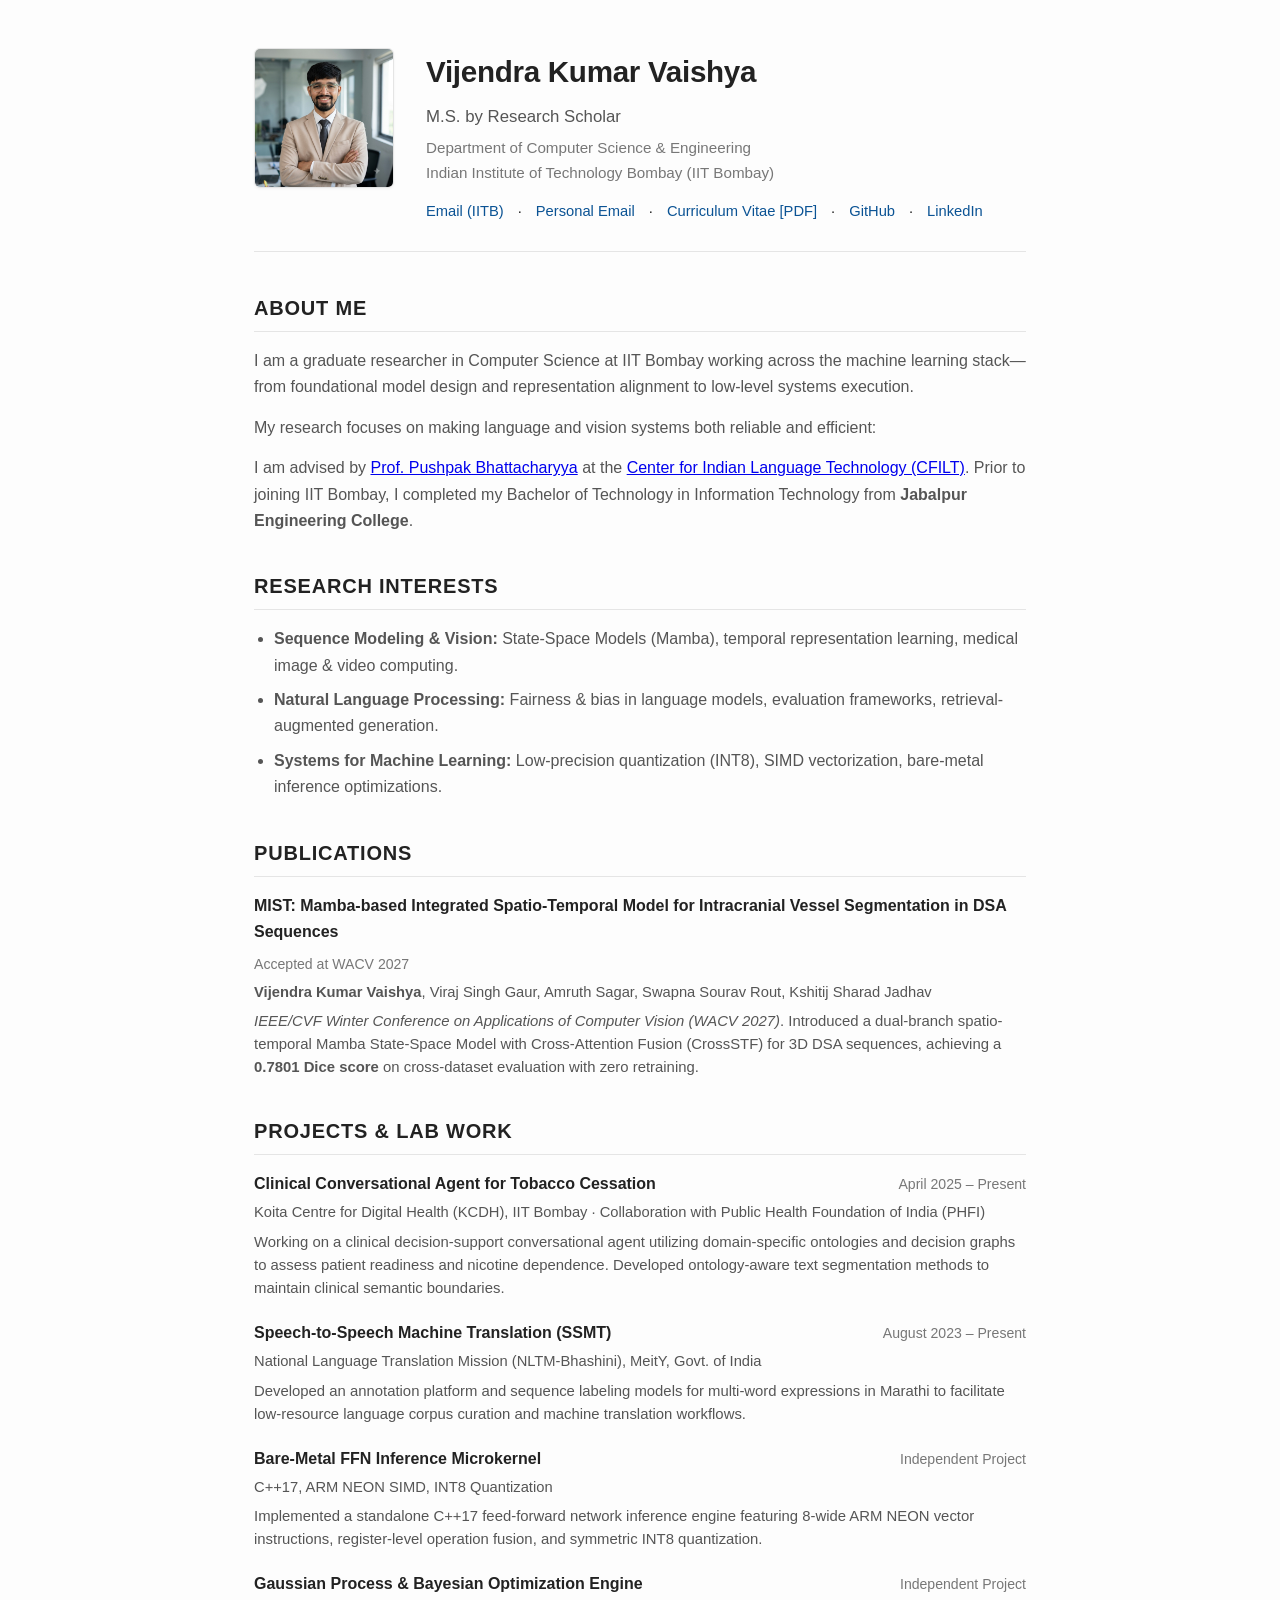
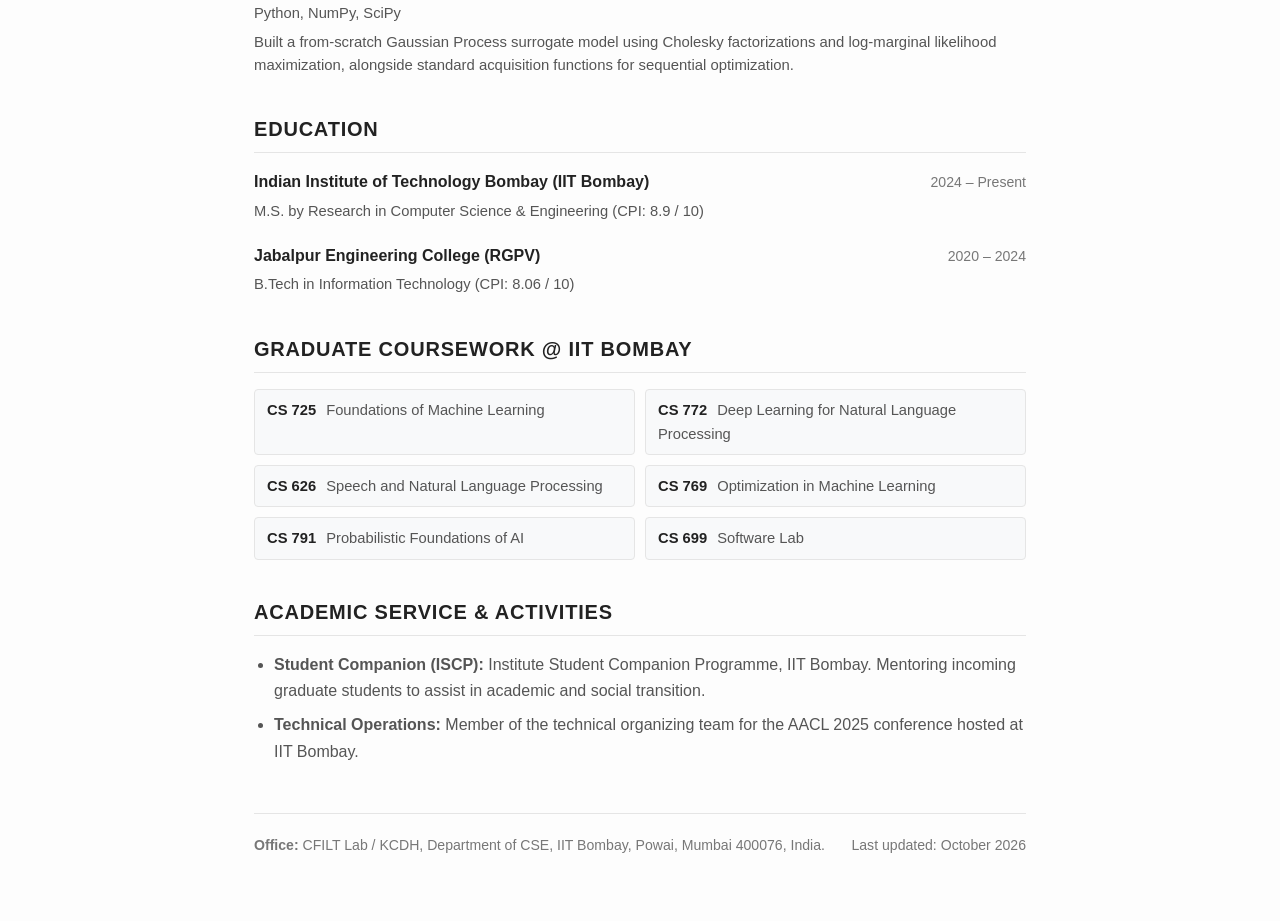
<file: iitb-website/index.html>
<!DOCTYPE html>
<html lang="en">

<head>
  <meta charset="UTF-8">
  <meta name="viewport" content="width=device-width, initial-scale=1.0">
  <title>Vijendra Kumar Vaishya · IIT Bombay</title>
  <meta name="description"
    content="Academic homepage of Vijendra Kumar Vaishya, M.S. by Research student in the Department of Computer Science & Engineering, Indian Institute of Technology Bombay.">
  <meta name="author" content="Vijendra Kumar Vaishya">
  <meta name="keywords"
    content="Vijendra Kumar Vaishya, Vijendra Kumar, IIT Bombay, CSE, CFILT, Machine Learning, Deep Learning, Natural Language Processing, Mamba SSM, State Space Models, AI Researcher">

  <!-- Crawlers & Search Engine Directives -->
  <meta name="robots" content="index, follow, max-snippet:-1, max-image-preview:large, max-video-preview:-1">
  <meta name="googlebot" content="index, follow">
  <meta name="bingbot" content="index, follow">

  <!-- Open Graph -->
  <meta property="og:type" content="profile">
  <meta property="og:title" content="Vijendra Kumar Vaishya · IIT Bombay">
  <meta property="og:description"
    content="M.S. by Research Scholar in the Department of Computer Science & Engineering, Indian Institute of Technology Bombay.">
  <meta property="og:url" content="https://www.cse.iitb.ac.in/~vijendra/">
  <meta property="og:image" content="https://www.cse.iitb.ac.in/~vijendra/assets/profile.jpg">

  <!-- Structured Data / JSON-LD -->
  <script type="application/ld+json">
  {
    "@context": "https://schema.org",
    "@type": "Person",
    "name": "Vijendra Kumar Vaishya",
    "jobTitle": "M.S. by Research Scholar",
    "worksFor": {
      "@type": "EducationalOrganization",
      "name": "Indian Institute of Technology Bombay",
      "url": "https://www.iitb.ac.in/"
    },
    "url": "https://www.cse.iitb.ac.in/~vijendra/",
    "sameAs": [
      "https://github.com/vennyvirtuoso",
      "https://www.linkedin.com/in/vijendra-kumar-vaishya/",
      "https://bighome.iitb.ac.in/~24m2133/",
      "https://vennyvirtuoso.github.io/Portfolio/"
    ]
  }
  </script>
  <link rel="stylesheet" href="style.css">
</head>

<body>

  <main class="container">

    <!-- Profile Header -->
    <header class="profile-header">
      <div class="profile-photo-wrapper">
        <img src="assets/profile.jpg" alt="Vijendra Kumar Vaishya" class="profile-photo" width="140" height="140">
      </div>

      <div class="profile-info">
        <h1 class="profile-name">Vijendra Kumar Vaishya</h1>
        <div class="profile-title">M.S. by Research Scholar</div>
        <div class="profile-affiliation">
          Department of Computer Science & Engineering<br>
          Indian Institute of Technology Bombay (IIT Bombay)
        </div>

        <nav class="profile-links" aria-label="Quick links">
          <a href="mailto:vijendra@cse.iitb.ac.in">Email (IITB)</a>
          <span>·</span>
          <a href="mailto:vijendra9753@gmail.com">Personal Email</a>
          <span>·</span>
          <a href="cv.pdf" target="_blank">Curriculum Vitae [PDF]</a>
          <span>·</span>
          <a href="https://github.com/vennyvirtuoso" target="_blank" rel="noopener">GitHub</a>
          <span>·</span>
          <a href="https://www.linkedin.com/in/vijendra-kumar-vaishya/" target="_blank" rel="noopener">LinkedIn</a>
        </nav>
      </div>
    </header>

    <!-- About Section -->
    <section id="about">
      <h2>About Me</h2>
      <p>
        I am a graduate researcher in Computer Science at IIT Bombay working across the machine learning stack—from foundational model design and representation alignment to low-level systems execution.
      </p>
      <p>
        My research focuses on making language and vision systems both reliable and efficient:
      </p>
      <p>
        I am advised by
        <a href="https://www.cse.iitb.ac.in/~pb/" target="_blank" rel="noopener">Prof. Pushpak Bhattacharyya</a> at the
        <a href="https://www.cfilt.iitb.ac.in/" target="_blank" rel="noopener">Center for Indian Language Technology (CFILT)</a>.
        Prior to joining IIT Bombay, I completed my Bachelor of Technology in Information Technology from
        <strong>Jabalpur Engineering College</strong>.
      </p>
    </section>

    <!-- Research Interests -->
    <section id="interests">
      <h2>Research Interests</h2>
      <ul>
        <li><strong>Sequence Modeling &amp; Vision:</strong> State-Space Models (Mamba), temporal representation learning, medical image &amp; video computing.</li>
        <li><strong>Natural Language Processing:</strong> Fairness &amp; bias in language models, evaluation frameworks, retrieval-augmented generation.</li>
        <li><strong>Systems for Machine Learning:</strong> Low-precision quantization (INT8), SIMD vectorization, bare-metal inference optimizations.</li>
      </ul>
    </section>

    <!-- Publications -->
    <section id="publications">
      <h2>Publications</h2>

      <div class="item-block">
        <div class="item-header">
          <span class="item-title">MIST: Mamba-based Integrated Spatio-Temporal Model for Intracranial Vessel Segmentation in DSA Sequences</span>
          <span class="item-time">Accepted at WACV 2027</span>
        </div>
        <div class="item-subtitle"><strong>Vijendra Kumar Vaishya</strong>, Viraj Singh Gaur, Amruth Sagar, Swapna Sourav Rout, Kshitij Sharad Jadhav</div>
        <p class="item-desc">
          <em>IEEE/CVF Winter Conference on Applications of Computer Vision (WACV 2027)</em>. Introduced a dual-branch spatio-temporal Mamba State-Space Model with Cross-Attention Fusion (CrossSTF) for 3D DSA sequences, achieving a <strong>0.7801 Dice score</strong> on cross-dataset evaluation with zero retraining.
        </p>
      </div>
    </section>

    <!-- Projects & Lab Work -->
    <section id="projects">
      <h2>Projects & Lab Work</h2>

      <div class="item-block">
        <div class="item-header">
          <span class="item-title">Clinical Conversational Agent for Tobacco Cessation</span>
          <span class="item-time">April 2025 – Present</span>
        </div>
        <div class="item-subtitle">Koita Centre for Digital Health (KCDH), IIT Bombay · Collaboration with Public Health Foundation of India (PHFI)</div>
        <p class="item-desc">
          Working on a clinical decision-support conversational agent utilizing domain-specific ontologies and decision graphs to assess patient readiness and nicotine dependence. Developed ontology-aware text segmentation methods to maintain clinical semantic boundaries.
        </p>
      </div>

      <div class="item-block">
        <div class="item-header">
          <span class="item-title">Speech-to-Speech Machine Translation (SSMT)</span>
          <span class="item-time">August 2023 – Present</span>
        </div>
        <div class="item-subtitle">National Language Translation Mission (NLTM-Bhashini), MeitY, Govt. of India</div>
        <p class="item-desc">
          Developed an annotation platform and sequence labeling models for multi-word expressions in Marathi to facilitate low-resource language corpus curation and machine translation workflows.
        </p>
      </div>

      <div class="item-block">
        <div class="item-header">
          <span class="item-title">Bare-Metal FFN Inference Microkernel</span>
          <span class="item-time">Independent Project</span>
        </div>
        <div class="item-subtitle">C++17, ARM NEON SIMD, INT8 Quantization</div>
        <p class="item-desc">
          Implemented a standalone C++17 feed-forward network inference engine featuring 8-wide ARM NEON vector instructions, register-level operation fusion, and symmetric INT8 quantization.
        </p>
      </div>

      <div class="item-block">
        <div class="item-header">
          <span class="item-title">Gaussian Process & Bayesian Optimization Engine</span>
          <span class="item-time">Independent Project</span>
        </div>
        <div class="item-subtitle">Python, NumPy, SciPy</div>
        <p class="item-desc">
          Built a from-scratch Gaussian Process surrogate model using Cholesky factorizations and log-marginal likelihood maximization, alongside standard acquisition functions for sequential optimization.
        </p>
      </div>
    </section>

    <!-- Education -->
    <section id="education">
      <h2>Education</h2>

      <div class="item-block">
        <div class="item-header">
          <span class="item-title">Indian Institute of Technology Bombay (IIT Bombay)</span>
          <span class="item-time">2024 – Present</span>
        </div>
        <div class="item-subtitle">M.S. by Research in Computer Science & Engineering (CPI: 8.9 / 10)</div>
      </div>

      <div class="item-block">
        <div class="item-header">
          <span class="item-title">Jabalpur Engineering College (RGPV)</span>
          <span class="item-time">2020 – 2024</span>
        </div>
        <div class="item-subtitle">B.Tech in Information Technology (CPI: 8.06 / 10)</div>
      </div>
    </section>

    <!-- Graduate Coursework -->
    <section id="coursework">
      <h2>Graduate Coursework @ IIT Bombay</h2>
      <div class="course-grid">
        <div class="course-item"><span class="course-code">CS 725</span> Foundations of Machine Learning</div>
        <div class="course-item"><span class="course-code">CS 772</span> Deep Learning for Natural Language Processing</div>
        <div class="course-item"><span class="course-code">CS 626</span> Speech and Natural Language Processing</div>
        <div class="course-item"><span class="course-code">CS 769</span> Optimization in Machine Learning</div>
        <div class="course-item"><span class="course-code">CS 791</span> Probabilistic Foundations of AI</div>
        <div class="course-item"><span class="course-code">CS 699</span> Software Lab</div>
      </div>
    </section>

    <!-- Academic Service -->
    <section id="service">
      <h2>Academic Service & Activities</h2>
      <ul>
        <li><strong>Student Companion (ISCP):</strong> Institute Student Companion Programme, IIT Bombay. Mentoring incoming graduate students to assist in academic and social transition.</li>
        <li><strong>Technical Operations:</strong> Member of the technical organizing team for the AACL 2025 conference hosted at IIT Bombay.</li>
      </ul>
    </section>

    <!-- Contact & Footer -->
    <footer class="footer">
      <div>
        <strong>Office:</strong> CFILT Lab / KCDH, Department of CSE, IIT Bombay, Powai, Mumbai 400076, India.
      </div>
      <div>
        Last updated: October 2026
      </div>
    </footer>

  </main>

</body>

</html>
</file>
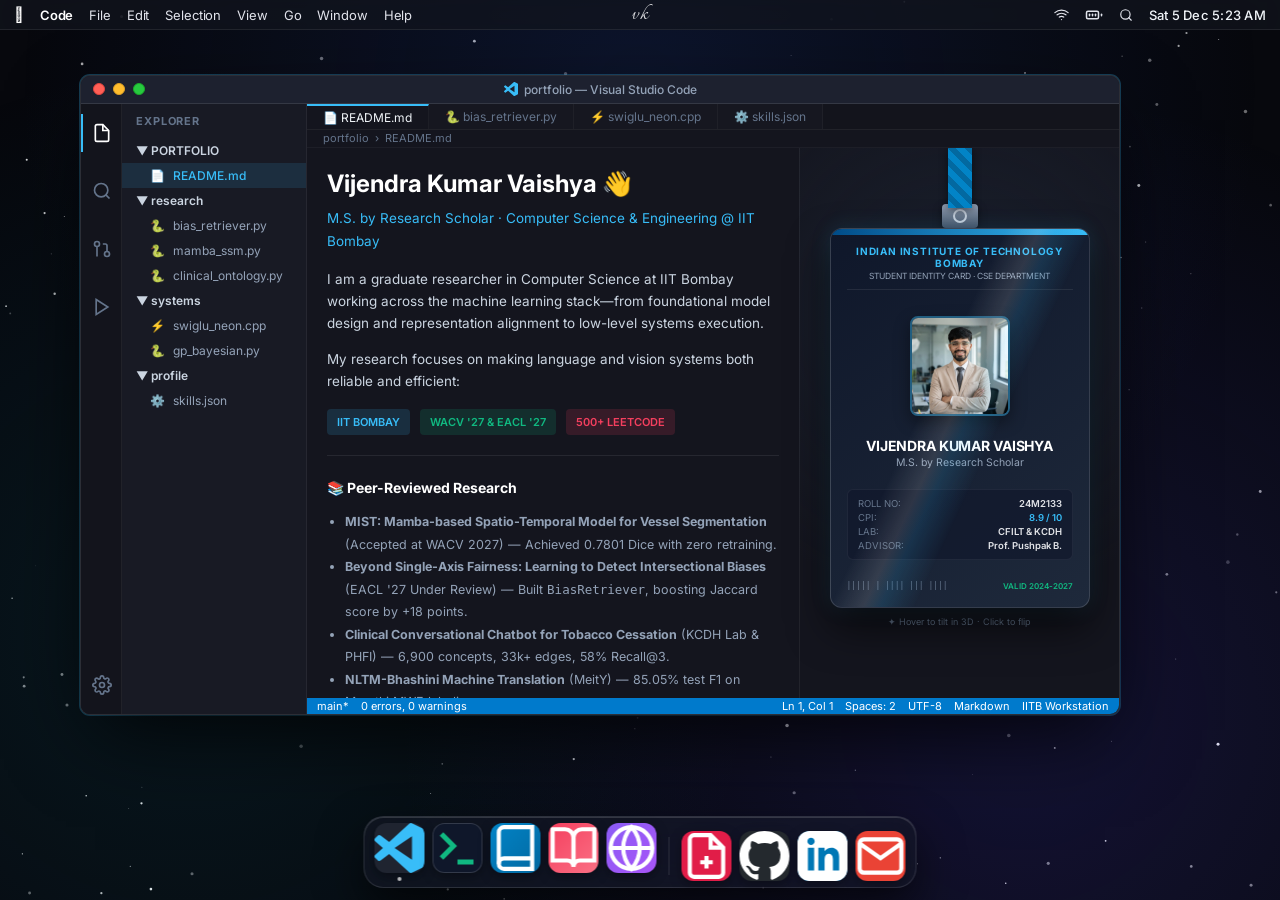
<file: macos-portfolio/index.html>
<!DOCTYPE html>
<html lang="en">

<head>
  <meta charset="UTF-8">
  <meta name="viewport" content="width=device-width, initial-scale=1.0">
  <title>Vijendra Kumar Vaishya · macOS Portfolio</title>
  <meta name="description"
    content="Interactive macOS Desktop Portfolio of Vijendra Kumar Vaishya — M.S. by Research in CSE at IIT Bombay. AI Researcher & Systems Engineer.">
  <link rel="icon"
    href="data:image/svg+xml,<svg xmlns='http://www.w3.org/2000/svg' viewBox='0 0 100 100'><text y='.9em' font-size='90'></text></svg>">
  <link rel="stylesheet" href="styles.css">
</head>

<body>

  <!-- Starry Cosmic Background Canvas -->
  <canvas id="wallpaper-canvas"></canvas>
  <div class="desktop-ambient" aria-hidden="true"></div>

  <!-- macOS Top Menu Bar -->
  <header class="top-menu-bar" role="banner">
    <div class="menu-left">
      <span class="apple-icon" id="apple-menu-btn" title="About This Mac"></span>
      <span class="active-app-name" id="menu-active-app">Code</span>
      <span class="menu-item">File</span>
      <span class="menu-item">Edit</span>
      <span class="menu-item">Selection</span>
      <span class="menu-item">View</span>
      <span class="menu-item">Go</span>
      <span class="menu-item">Window</span>
      <span class="menu-item">Help</span>
    </div>

    <div class="menu-center">
      <div class="monogram" title="Vijendra Kumar Vaishya">vk</div>
    </div>

    <div class="menu-right">
      <div class="menu-status-item" title="Wi-Fi: Connected to IITB-Campus">
        <svg width="15" height="15" viewBox="0 0 24 24" fill="none" stroke="currentColor" stroke-width="2" stroke-linecap="round" stroke-linejoin="round"><path d="M5 12.55a11 11 0 0 1 14.08 0"></path><path d="M1.42 9a16 16 0 0 1 21.16 0"></path><path d="M8.53 16.11a6 6 0 0 1 6.95 0"></path><line x1="12" y1="20" x2="12.01" y2="20"></line></svg>
      </div>
      <div class="menu-status-item" title="Battery: 100%">
        <svg width="18" height="18" viewBox="0 0 24 24" fill="none" stroke="currentColor" stroke-width="2" stroke-linecap="round" stroke-linejoin="round"><rect x="2" y="7" width="16" height="10" rx="2" ry="2"></rect><line x1="22" y1="11" x2="22" y2="13"></line><line x1="6" y1="11" x2="6" y2="13"></line><line x1="10" y1="11" x2="10" y2="13"></line><line x1="14" y1="11" x2="14" y2="13"></line></svg>
      </div>
      <div class="menu-status-item" title="Spotlight Search">
        <svg width="14" height="14" viewBox="0 0 24 24" fill="none" stroke="currentColor" stroke-width="2" stroke-linecap="round" stroke-linejoin="round"><circle cx="11" cy="11" r="8"></circle><line x1="21" y1="21" x2="16.65" y2="16.65"></line></svg>
      </div>
      <div class="clock-display" id="menu-clock">Sun 25 Oct 11:45 PM</div>
    </div>
  </header>

  <!-- Desktop Workspace Area -->
  <main class="desktop-space" id="desktop-space">

    <!-- ======================================================================
         WINDOW 1: VS Code IDE Simulator (Code)
         ====================================================================== -->
    <div class="window vscode-window focused" id="win-vscode" style="left: 80px; top: 45px; z-index: 100;">
      <div class="window-header">
        <div class="traffic-lights">
          <button class="traffic-btn close" title="Close" data-action="close"></button>
          <button class="traffic-btn minimize" title="Minimize" data-action="minimize"></button>
          <button class="traffic-btn maximize" title="Maximize" data-action="maximize"></button>
        </div>
        <div class="window-title">
          <svg width="14" height="14" viewBox="0 0 24 24" fill="#38bdf8"><path d="M23.15 2.587L18.21.21a1.494 1.494 0 0 0-1.705.29l-9.46 8.63-4.12-3.128a.999.999 0 0 0-1.276.057L.327 7.261A1 1 0 0 0 .32 8.7l3.71 3.3-3.71 3.3a1 1 0 0 0 .007 1.439l1.322 1.202a.999.999 0 0 0 1.276.057l4.12-3.128 9.46 8.63a1.492 1.492 0 0 0 1.704.29l4.94-2.377A1.5 1.5 0 0 0 24 20.06V3.939a1.5 1.5 0 0 0-.85-1.352zM18 17.65L9.64 12 18 6.35v11.3z"/></svg>
          <span>portfolio — Visual Studio Code</span>
        </div>
        <div class="window-controls-dummy"></div>
      </div>

      <div class="window-body">
        <div class="vscode-layout">
          <!-- Activity Bar -->
          <div class="vscode-activitybar">
            <div class="activity-icons">
              <div class="activity-icon active" title="Explorer">
                <svg width="20" height="20" viewBox="0 0 24 24" fill="none" stroke="currentColor" stroke-width="2"><path d="M13 2H6a2 2 0 0 0-2 2v16a2 2 0 0 0 2 2h12a2 2 0 0 0 2-2V9z"></path><polyline points="13 2 13 9 20 9"></polyline></svg>
              </div>
              <div class="activity-icon" title="Search">
                <svg width="20" height="20" viewBox="0 0 24 24" fill="none" stroke="currentColor" stroke-width="2"><circle cx="11" cy="11" r="8"></circle><line x1="21" y1="21" x2="16.65" y2="16.65"></line></svg>
              </div>
              <div class="activity-icon" title="Source Control">
                <svg width="20" height="20" viewBox="0 0 24 24" fill="none" stroke="currentColor" stroke-width="2"><circle cx="18" cy="18" r="3"></circle><circle cx="6" cy="6" r="3"></circle><path d="M13 6h3a2 2 0 0 1 2 2v7"></path><line x1="6" y1="9" x2="6" y2="21"></line></svg>
              </div>
              <div class="activity-icon" title="Run & Debug">
                <svg width="20" height="20" viewBox="0 0 24 24" fill="none" stroke="currentColor" stroke-width="2"><polygon points="5 3 19 12 5 21 5 3"></polygon></svg>
              </div>
            </div>
            <div class="activity-icon" title="Settings">
              <svg width="20" height="20" viewBox="0 0 24 24" fill="none" stroke="currentColor" stroke-width="2"><circle cx="12" cy="12" r="3"></circle><path d="M19.4 15a1.65 1.65 0 0 0 .33 1.82l.06.06a2 2 0 0 1 0 2.83 2 2 0 0 1-2.83 0l-.06-.06a1.65 1.65 0 0 0-1.82-.33 1.65 1.65 0 0 0-1 1.51V21a2 2 0 0 1-2 2 2 2 0 0 1-2-2v-.09A1.65 1.65 0 0 0 9 19.4a1.65 1.65 0 0 0-1.82.33l-.06.06a2 2 0 0 1-2.83 0 2 2 0 0 1 0-2.83l.06-.06a1.65 1.65 0 0 0 .33-1.82 1.65 1.65 0 0 0-1.51-1H3a2 2 0 0 1-2-2 2 2 0 0 1 2-2h.09A1.65 1.65 0 0 0 4.6 9a1.65 1.65 0 0 0-.33-1.82l-.06-.06a2 2 0 0 1 0-2.83 2 2 0 0 1 2.83 0l.06.06a1.65 1.65 0 0 0 1.82.33H9a1.65 1.65 0 0 0 1-1.51V3a2 2 0 0 1 2-2 2 2 0 0 1 2 2v.09a1.65 1.65 0 0 0 1 1.51 1.65 1.65 0 0 0 1.82-.33l.06-.06a2 2 0 0 1 2.83 0 2 2 0 0 1 0 2.83l-.06.06a1.65 1.65 0 0 0-.33 1.82V9a1.65 1.65 0 0 0 1.51 1H21a2 2 0 0 1 2 2 2 2 0 0 1-2 2h-.09a1.65 1.65 0 0 0-1.51 1z"></path></svg>
            </div>
          </div>

          <!-- Sidebar Explorer -->
          <div class="vscode-sidebar">
            <div class="sidebar-title">Explorer</div>
            <ul class="file-tree">
              <li class="tree-folder-title">▼ PORTFOLIO</li>
              <li class="tree-file active" data-file="readme">
                <span>📄</span> <span>README.md</span>
              </li>
              <li class="tree-folder-title">▼ research</li>
              <li class="tree-file" data-file="bias">
                <span>🐍</span> <span>bias_retriever.py</span>
              </li>
              <li class="tree-file" data-file="mamba">
                <span>🐍</span> <span>mamba_ssm.py</span>
              </li>
              <li class="tree-file" data-file="clinical">
                <span>🐍</span> <span>clinical_ontology.py</span>
              </li>
              <li class="tree-folder-title">▼ systems</li>
              <li class="tree-file" data-file="swiglu">
                <span>⚡</span> <span>swiglu_neon.cpp</span>
              </li>
              <li class="tree-file" data-file="bayes">
                <span>🐍</span> <span>gp_bayesian.py</span>
              </li>
              <li class="tree-folder-title">▼ profile</li>
              <li class="tree-file" data-file="skills">
                <span>⚙️</span> <span>skills.json</span>
              </li>
            </ul>
          </div>

          <!-- Editor Pane -->
          <div class="vscode-editor-pane">
            <div class="editor-tabs">
              <div class="editor-tab active" data-tab="readme">📄 README.md</div>
              <div class="editor-tab" data-tab="bias">🐍 bias_retriever.py</div>
              <div class="editor-tab" data-tab="swiglu">⚡ swiglu_neon.cpp</div>
              <div class="editor-tab" data-tab="skills">⚙️ skills.json</div>
            </div>

            <div class="editor-breadcrumb">
              <span>portfolio</span> <span>›</span> <span id="editor-active-crumb">README.md</span>
            </div>

            <div class="editor-main-stage">
              <!-- Code Content View -->
              <div class="code-content-view" id="code-content-view">
                <!-- Dynamically populated code / markdown preview -->
              </div>

              <!-- Interactive 3D Hanging Lanyard ID Badge -->
              <div class="badge-stage" id="badge-stage">
                <div class="lanyard-strap"></div>
                <div class="lanyard-clip">
                  <div class="lanyard-ring"></div>
                </div>

                <div class="iitb-id-card" id="iitb-id-card" title="Click to flip card">
                  <div class="card-hologram-sheen"></div>
                  
                  <div class="card-header-iitb">
                    <div class="card-inst-name">INDIAN INSTITUTE OF TECHNOLOGY BOMBAY</div>
                    <div class="card-sub-inst">STUDENT IDENTITY CARD · CSE DEPARTMENT</div>
                  </div>

                  <div class="card-photo-box">
                    <img src="assets/profile.jpg" alt="Vijendra Kumar Vaishya" onerror="this.src='assets/vijendra_profile.png'">
                  </div>

                  <div class="card-name-title">
                    <div class="card-holder-name">VIJENDRA KUMAR VAISHYA</div>
                    <div class="card-holder-role">M.S. by Research Scholar</div>
                  </div>

                  <div class="card-meta-table">
                    <div class="card-meta-row">
                      <span class="meta-lbl">ROLL NO:</span>
                      <span class="meta-val">24M2133</span>
                    </div>
                    <div class="card-meta-row">
                      <span class="meta-lbl">CPI:</span>
                      <span class="meta-val" style="color:#38bdf8;">8.9 / 10</span>
                    </div>
                    <div class="card-meta-row">
                      <span class="meta-lbl">LAB:</span>
                      <span class="meta-val">CFILT & KCDH</span>
                    </div>
                    <div class="card-meta-row">
                      <span class="meta-lbl">ADVISOR:</span>
                      <span class="meta-val">Prof. Pushpak B.</span>
                    </div>
                  </div>

                  <div class="card-bottom-footer">
                    <span style="font-size: 8px; color: #64748b; font-family: monospace;">||||| | |||| ||| ||||</span>
                    <span style="font-size: 8px; color: #10b981; font-weight: 600;">VALID 2024-2027</span>
                  </div>
                </div>

                <div class="badge-hint">✦ Hover to tilt in 3D · Click to flip</div>
              </div>
            </div>

            <!-- VS Code Status Bar -->
            <div class="vscode-statusbar">
              <div class="status-left">
                <span>main*</span>
                <span>0 errors, 0 warnings</span>
              </div>
              <div class="status-right">
                <span>Ln 1, Col 1</span>
                <span>Spaces: 2</span>
                <span>UTF-8</span>
                <span id="editor-lang-indicator">Markdown</span>
                <span>IITB Workstation</span>
              </div>
            </div>
          </div>
        </div>
      </div>
    </div>

    <!-- ======================================================================
         WINDOW 2: iTerm2 Terminal (Terminal)
         ====================================================================== -->
    <div class="window terminal-window" id="win-terminal" style="left: 140px; top: 100px; z-index: 90; display: none;">
      <div class="window-header">
        <div class="traffic-lights">
          <button class="traffic-btn close" title="Close" data-action="close"></button>
          <button class="traffic-btn minimize" title="Minimize" data-action="minimize"></button>
          <button class="traffic-btn maximize" title="Maximize" data-action="maximize"></button>
        </div>
        <div class="window-title">
          <span>vijendra@iitb-cse: ~/portfolio (zsh)</span>
        </div>
        <div class="window-controls-dummy"></div>
      </div>

      <div class="window-body">
        <div class="terminal-body" id="terminal-body">
          <div class="neofetch-stage">
            <img src="assets/profile.jpg" alt="Vijendra Kumar Vaishya" class="neofetch-img" onerror="this.src='assets/vijendra_profile.png'">
            <div class="neofetch-rows">
              <div class="neofetch-user">vijendra@iitb-cse [M.S. Research Scholar]</div>
              <div class="term-row"><span class="term-key">Host:</span><span class="term-val">Indian Institute of Technology Bombay (IIT Bombay)</span></div>
              <div class="term-row"><span class="term-key">Degree:</span><span class="term-val">M.S. by Research in CSE · <strong>CPI: 8.9 / 10</strong></span></div>
              <div class="term-row"><span class="term-key">Advisor:</span><span class="term-val">Prof. Pushpak Bhattacharyya (CFILT Lab)</span></div>
              <div class="term-row"><span class="term-key">Research:</span><span class="term-val" style="color:var(--accent-blue);">Mamba SSM (WACV '27) · Intersectional Bias (EACL '27)</span></div>
              <div class="term-row"><span class="term-key">Systems:</span><span class="term-val" style="color:#10b981;">Bare-Metal C++17 ARM NEON SIMD (84.2× FFN Engine)</span></div>
              <div class="term-row"><span class="term-key">LeetCode:</span><span class="term-val">500+ Solved · Data Structures & Algorithms</span></div>
              <div class="term-row"><span class="term-key">Uptime:</span><span class="term-val">24/7 Deep Learning, High Performance Systems</span></div>
            </div>
          </div>

          <div id="terminal-output-history">
            <div style="color:#94a3b8; margin-bottom:8px;">Type <span style="color:#38bdf8;">help</span> for available commands, or explore <span style="color:#38bdf8;">research</span> and <span style="color:#38bdf8;">systems</span>.</div>
          </div>

          <div class="cli-input-line">
            <span class="cli-prompt">vijendra@iitb:~$</span>
            <input type="text" class="cli-input" id="cli-input" autocomplete="off" spellcheck="false" autofocus>
          </div>
        </div>
      </div>
    </div>

    <!-- ======================================================================
         WINDOW 3: Overleaf / Academic Paper Reader (Research)
         ====================================================================== -->
    <div class="window research-window" id="win-research" style="left: 180px; top: 70px; z-index: 80; display: none;">
      <div class="window-header">
        <div class="traffic-lights">
          <button class="traffic-btn close" title="Close" data-action="close"></button>
          <button class="traffic-btn minimize" title="Minimize" data-action="minimize"></button>
          <button class="traffic-btn maximize" title="Maximize" data-action="maximize"></button>
        </div>
        <div class="window-title">
          <span>📄 research_papers.pdf — Academic Document Viewer</span>
        </div>
        <div class="window-controls-dummy"></div>
      </div>

      <div class="window-body">
        <div class="paper-layout">
          <h1 class="paper-title">Beyond Single-Axis Fairness: Learning to Detect Intersectional Biases</h1>
          <div class="paper-authors">
            <strong>Vijendra Kumar Vaishya</strong>, Nihar Ranjan Sahoo, Pushpak Bhattacharyya<br>
            <em>Center for Indian Language Technology (CFILT), Department of CSE, IIT Bombay</em><br>
            <span style="font-family: var(--font-sans); font-size: 11px; color:#0284c7; font-weight:600;">UNDER REVIEW · EACL 2027</span>
          </div>

          <div class="paper-abstract-box">
            <strong>Abstract:</strong> Current bias mitigation architectures overwhelmingly evaluate demographic disparities across independent, isolated axes. We formulate intersectional bias detection as a high-dimensional retrieval problem over composed stereotype spaces, introducing <em>BiasRetriever</em>. Trained with contrastive objective functions over canonical single-axis anchors, our architecture boosts Jaccard similarity by <strong>+18 points</strong> over state-of-the-art LLM discriminators across out-of-domain evaluation splits.
          </div>

          <div class="paper-columns">
            <div>
              <div class="paper-section-head">1. Introduction & Formulation</div>
              <p>
                Societal stereotypes rarely manifest in isolation; rather, disparities compound across overlapping identity dimensions. While classification heads suffer severe sample scarcity for intersectional cohorts, continuous embedding alignment allows smooth interpolation between canonical demographic axes.
              </p>
              <div class="paper-section-head">2. Spatio-Temporal Mamba (MIST)</div>
              <p>
                In research accepted at <em>WACV 2027</em>, we tackle temporal medical video segmentation using selective State-Space Models (SSMs). Our Cross-Attention Fusion module (CrossSTF) fuses MinIP spatial priors with multi-scale sequence states, yielding a <strong>0.7801 Dice score</strong> on zero-shot cross-dataset evaluation.
              </p>
            </div>
            <div>
              <div class="paper-section-head">3. Clinical Knowledge Graphs (KCDH)</div>
              <p>
                In collaboration with the Public Health Foundation of India (PHFI), we engineered an ontology-aware segmentation pipeline for tobacco cessation across 6,900 clinical concepts with 33k+ edges, achieving <strong>58% Recall@3</strong> and <strong>0.497 MRR</strong> across patient diagnostic dialogues.
              </p>
              <div class="paper-section-head">4. NLTM-Bhashini (Govt. of India)</div>
              <p>
                Architected full-stack sequence tagging models for Marathi Multi-Word Expressions, scaling datasets from 4,260 to 13,900+ active clinical and colloquial annotations (85.05% F1).
              </p>
            </div>
          </div>
        </div>
      </div>
    </div>

    <!-- ======================================================================
         WINDOW 4: Scrapbook (About Me : The Scrapbook)
         ====================================================================== -->
    <div class="window scrapbook-window" id="win-scrapbook" style="left: 120px; top: 60px; z-index: 70; display: none;">
      <div class="window-header">
        <div class="traffic-lights">
          <button class="traffic-btn close" title="Close" data-action="close"></button>
          <button class="traffic-btn minimize" title="Minimize" data-action="minimize"></button>
          <button class="traffic-btn maximize" title="Maximize" data-action="maximize"></button>
        </div>
        <div class="window-title">
          <span>About Me : The Scrapbook</span>
        </div>
        <div class="window-controls-dummy"></div>
      </div>

      <div class="window-body">
        <div class="scrapbook-canvas">
          <div class="scrapbook-flow">
            <!-- Hero Row -->
            <div class="scrapbook-hero-row">
              <div class="scrapbook-story-text">
                <h3>meet Vijendra.</h3>
                <p>
                  Curious about deep mathematics, hardware limits, and how language models reason. 
                  Scored <strong>100% in Mathematics</strong> in CBSE Boards, qualified <strong>JEE Advanced</strong>, and graduated with a B.Tech in IT from <strong>Jabalpur Engineering College</strong>.
                </p>
              </div>

              <div class="polaroid-frame">
                <img src="assets/profile.jpg" alt="Vijendra Kumar Vaishya" onerror="this.src='assets/vijendra_profile.png'">
                <div class="polaroid-caption">IIT Bombay, 2024</div>
              </div>
            </div>

            <!-- Milestone Card 1 -->
            <div class="journey-tape-box">
              <div class="washi-tape"></div>
              <h4 style="margin: 0 0 6px 0; font-family: var(--font-serif); font-size: 18px; color:#0f172a;">
                🏛️ The IIT Bombay Chapter (CPI: 8.9 / 10)
              </h4>
              <p style="margin:0; font-size: 13.5px; color:#475569; line-height: 1.6;">
                Currently pursuing an <strong>M.S. by Research in Computer Science & Engineering</strong> under the guidance of <strong>Prof. Pushpak Bhattacharyya</strong> at the CFILT Lab. Focused on LLM fairness, State-Space Models (Mamba), and high-performance inference microkernels. Mentored 5 incoming graduate students as an <strong>ISCP Student Companion</strong>.
              </p>
            </div>

            <!-- Milestone Card 2 -->
            <div class="journey-tape-box">
              <div class="washi-tape" style="background: rgba(56, 189, 248, 0.4);"></div>
              <h4 style="margin: 0 0 6px 0; font-family: var(--font-serif); font-size: 18px; color:#0f172a;">
                ⚡ Systems & Problem Solving
              </h4>
              <p style="margin:0; font-size: 13.5px; color:#475569; line-height: 1.6;">
                Solved over <strong>500+ algorithmic challenges on LeetCode</strong>. Beyond theory, engineered bare-metal C++17 Transformer FFN engines with 8-wide ARM NEON microkernels achieving 37–84x speedups and INT8 quantization at 41.7 GFLOP/s.
              </p>
            </div>

            <!-- Milestone Card 3: Beyond Code -->
            <div class="journey-tape-box">
              <div class="washi-tape" style="background: rgba(16, 185, 129, 0.4);"></div>
              <h4 style="margin: 0 0 6px 0; font-family: var(--font-serif); font-size: 18px; color:#0f172a;">
                🎸 Beyond the Terminal
              </h4>
              <p style="margin:0; font-size: 13.5px; color:#475569; line-height: 1.6;">
                When not training neural models or profiling vector registers: avid gym enthusiast, chess player, expressive pencil sketcher, and learning to play acoustic guitar.
              </p>
            </div>
          </div>
        </div>
      </div>
    </div>

    <!-- ======================================================================
         WINDOW 5: 3D Interactive Photo Globe / Gallery (Gallery)
         ====================================================================== -->
    <div class="window gallery-window" id="win-gallery" style="left: 160px; top: 90px; z-index: 60; display: none;">
      <div class="window-header">
        <div class="traffic-lights">
          <button class="traffic-btn close" title="Close" data-action="close"></button>
          <button class="traffic-btn minimize" title="Minimize" data-action="minimize"></button>
          <button class="traffic-btn maximize" title="Maximize" data-action="maximize"></button>
        </div>
        <div class="window-title">
          <span>3D Photo Sphere — Drag to Explore</span>
        </div>
        <div class="window-controls-dummy"></div>
      </div>

      <div class="window-body">
        <div class="globe-viewport" id="globe-viewport">
          <canvas id="globe-canvas"></canvas>
          <div class="globe-overlay-hint">DRAG TO ROTATE 3D SPHERE · CLICK TO INSPECT</div>
        </div>
      </div>
    </div>

  </main>

  <!-- ======================================================================
       macOS Bottom Dock
       ====================================================================== -->
  <footer class="dock-container" id="dock" role="navigation" aria-label="macOS Dock">
    
    <!-- App 1: VS Code -->
    <div class="dock-item running active" data-app="vscode" title="VS Code">
      <div class="dock-tooltip">Code</div>
      <div class="dock-icon-box" style="background: #1f2430;">
        <svg viewBox="0 0 24 24" width="32" height="32"><path fill="#38bdf8" d="M23.15 2.587L18.21.21a1.494 1.494 0 0 0-1.705.29l-9.46 8.63-4.12-3.128a.999.999 0 0 0-1.276.057L.327 7.261A1 1 0 0 0 .32 8.7l3.71 3.3-3.71 3.3a1 1 0 0 0 .007 1.439l1.322 1.202a.999.999 0 0 0 1.276.057l4.12-3.128 9.46 8.63a1.492 1.492 0 0 0 1.704.29l4.94-2.377A1.5 1.5 0 0 0 24 20.06V3.939a1.5 1.5 0 0 0-.85-1.352zM18 17.65L9.64 12 18 6.35v11.3z"/></svg>
      </div>
      <div class="dock-dot"></div>
    </div>

    <!-- App 2: iTerm2 Terminal -->
    <div class="dock-item" data-app="terminal" title="Terminal">
      <div class="dock-tooltip">Terminal</div>
      <div class="dock-icon-box" style="background: #0f172a; border: 1px solid rgba(255,255,255,0.15);">
        <svg viewBox="0 0 24 24" width="28" height="28" fill="none" stroke="#10b981" stroke-width="2.5"><polyline points="4 17 10 11 4 5"></polyline><line x1="12" y1="19" x2="20" y2="19"></line></svg>
      </div>
      <div class="dock-dot"></div>
    </div>

    <!-- App 3: Research Paper Reader -->
    <div class="dock-item" data-app="research" title="Research Papers">
      <div class="dock-tooltip">Research Papers</div>
      <div class="dock-icon-box" style="background: linear-gradient(135deg, #0284c7, #0369a1);">
        <svg viewBox="0 0 24 24" width="28" height="28" fill="none" stroke="#fff" stroke-width="2"><path d="M4 19.5A2.5 2.5 0 0 1 6.5 17H20"></path><path d="M6.5 2H20v20H6.5A2.5 2.5 0 0 1 4 19.5v-15A2.5 2.5 0 0 1 6.5 2z"></path></svg>
      </div>
      <div class="dock-dot"></div>
    </div>

    <!-- App 4: Scrapbook -->
    <div class="dock-item" data-app="scrapbook" title="Scrapbook">
      <div class="dock-tooltip">About Me</div>
      <div class="dock-icon-box" style="background: linear-gradient(135deg, #f43f5e, #fb7185);">
        <svg viewBox="0 0 24 24" width="28" height="28" fill="none" stroke="#fff" stroke-width="2"><path d="M2 3h6a4 4 0 0 1 4 4v14a3 3 0 0 0-3-3H2z"></path><path d="M22 3h-6a4 4 0 0 0-4 4v14a3 3 0 0 1 3-3h7z"></path></svg>
      </div>
      <div class="dock-dot"></div>
    </div>

    <!-- App 5: 3D Photo Globe -->
    <div class="dock-item" data-app="gallery" title="3D Photo Globe">
      <div class="dock-tooltip">3D Gallery</div>
      <div class="dock-icon-box" style="background: linear-gradient(135deg, #8b5cf6, #a855f7);">
        <svg viewBox="0 0 24 24" width="28" height="28" fill="none" stroke="#fff" stroke-width="2"><circle cx="12" cy="12" r="10"></circle><line x1="2" y1="12" x2="22" y2="12"></line><path d="M12 2a15.3 15.3 0 0 1 4 10 15.3 15.3 0 0 1-4 10 15.3 15.3 0 0 1-4-10 15.3 15.3 0 0 1 4-10z"></path></svg>
      </div>
      <div class="dock-dot"></div>
    </div>

    <!-- Separator -->
    <div class="dock-separator"></div>

    <!-- Shortcut 1: Resume PDF -->
    <a href="cv.pdf" target="_blank" class="dock-item" title="Download Resume">
      <div class="dock-tooltip">Resume (PDF)</div>
      <div class="dock-icon-box" style="background: #e11d48;">
        <svg viewBox="0 0 24 24" width="26" height="26" fill="none" stroke="#fff" stroke-width="2"><path d="M14 2H6a2 2 0 0 0-2 2v16a2 2 0 0 0 2 2h12a2 2 0 0 0 2-2V8z"></path><polyline points="14 2 14 8 20 8"></polyline><line x1="12" y1="18" x2="12" y2="12"></line><line x1="9" y1="15" x2="15" y2="15"></line></svg>
      </div>
    </a>

    <!-- Shortcut 2: GitHub -->
    <a href="https://github.com/vennyvirtuoso" target="_blank" rel="noopener" class="dock-item" title="GitHub Profile">
      <div class="dock-tooltip">GitHub</div>
      <div class="dock-icon-box" style="background: #24292e;">
        <svg viewBox="0 0 24 24" width="28" height="28" fill="#fff"><path d="M12 0C5.37 0 0 5.37 0 12c0 5.31 3.435 9.795 8.205 11.385.6.105.825-.255.825-.57 0-.285-.015-1.23-.015-2.235-3.015.555-3.795-.735-4.035-1.41-.135-.345-.72-1.41-1.23-1.695-.42-.225-1.02-.78-.015-.795.945-.015 1.62.87 1.845 1.23 1.08 1.815 2.805 1.305 3.495.99.105-.78.42-1.305.765-1.605-2.67-.3-5.46-1.335-5.46-5.925 0-1.305.465-2.385 1.23-3.225-.12-.3-.54-1.53.12-3.18 0 0 1.005-.315 3.3 1.23.96-.27 1.98-.405 3-.405s2.04.135 3 .405c2.295-1.56 3.3-1.23 3.3-1.23.66 1.65.24 2.88.12 3.18.765.84 1.23 1.905 1.23 3.225 0 4.605-2.805 5.625-5.475 5.925.435.375.81 1.095.81 2.22 0 1.605-.015 2.895-.015 3.3 0 .315.225.69.825.57A12.02 12.02 0 0 0 24 12c0-6.63-5.37-12-12-12z"/></svg>
      </div>
    </a>

    <!-- Shortcut 3: LinkedIn -->
    <a href="https://www.linkedin.com/in/vijendra-kumar-vaishya/" target="_blank" rel="noopener" class="dock-item" title="LinkedIn Profile">
      <div class="dock-tooltip">LinkedIn</div>
      <div class="dock-icon-box" style="background: #0077b5;">
        <svg viewBox="0 0 24 24" width="28" height="28" fill="#fff"><path d="M19 0h-14c-2.761 0-5 2.239-5 5v14c0 2.761 2.239 5 5 5h14c2.762 0 5-2.239 5-5v-14c0-2.761-2.238-5-5-5zm-11 19h-3v-11h3v11zm-1.5-12.268c-.966 0-1.75-.79-1.75-1.764s.784-1.764 1.75-1.764 1.75.79 1.75 1.764-.783 1.764-1.75 1.764zm13.5 12.268h-3v-5.604c0-3.368-4-3.113-4 0v5.604h-3v-11h3v1.765c1.396-2.586 7-2.777 7 2.476v6.759z"/></svg>
      </div>
    </a>

    <!-- Shortcut 4: Email -->
    <a href="mailto:vijendra@cse.iitb.ac.in" class="dock-item" title="Send Email">
      <div class="dock-tooltip">Email (IITB)</div>
      <div class="dock-icon-box" style="background: #ea4335;">
        <svg viewBox="0 0 24 24" width="26" height="26" fill="none" stroke="#fff" stroke-width="2"><path d="M4 4h16c1.1 0 2 .9 2 2v12c0 1.1-.9 2-2 2H4c-1.1 0-2-.9-2-2V6c0-1.1.9-2 2-2z"></path><polyline points="22,6 12,13 2,6"></polyline></svg>
      </div>
    </a>

  </footer>

  <script src="app.js"></script>
</body>

</html>
</file>
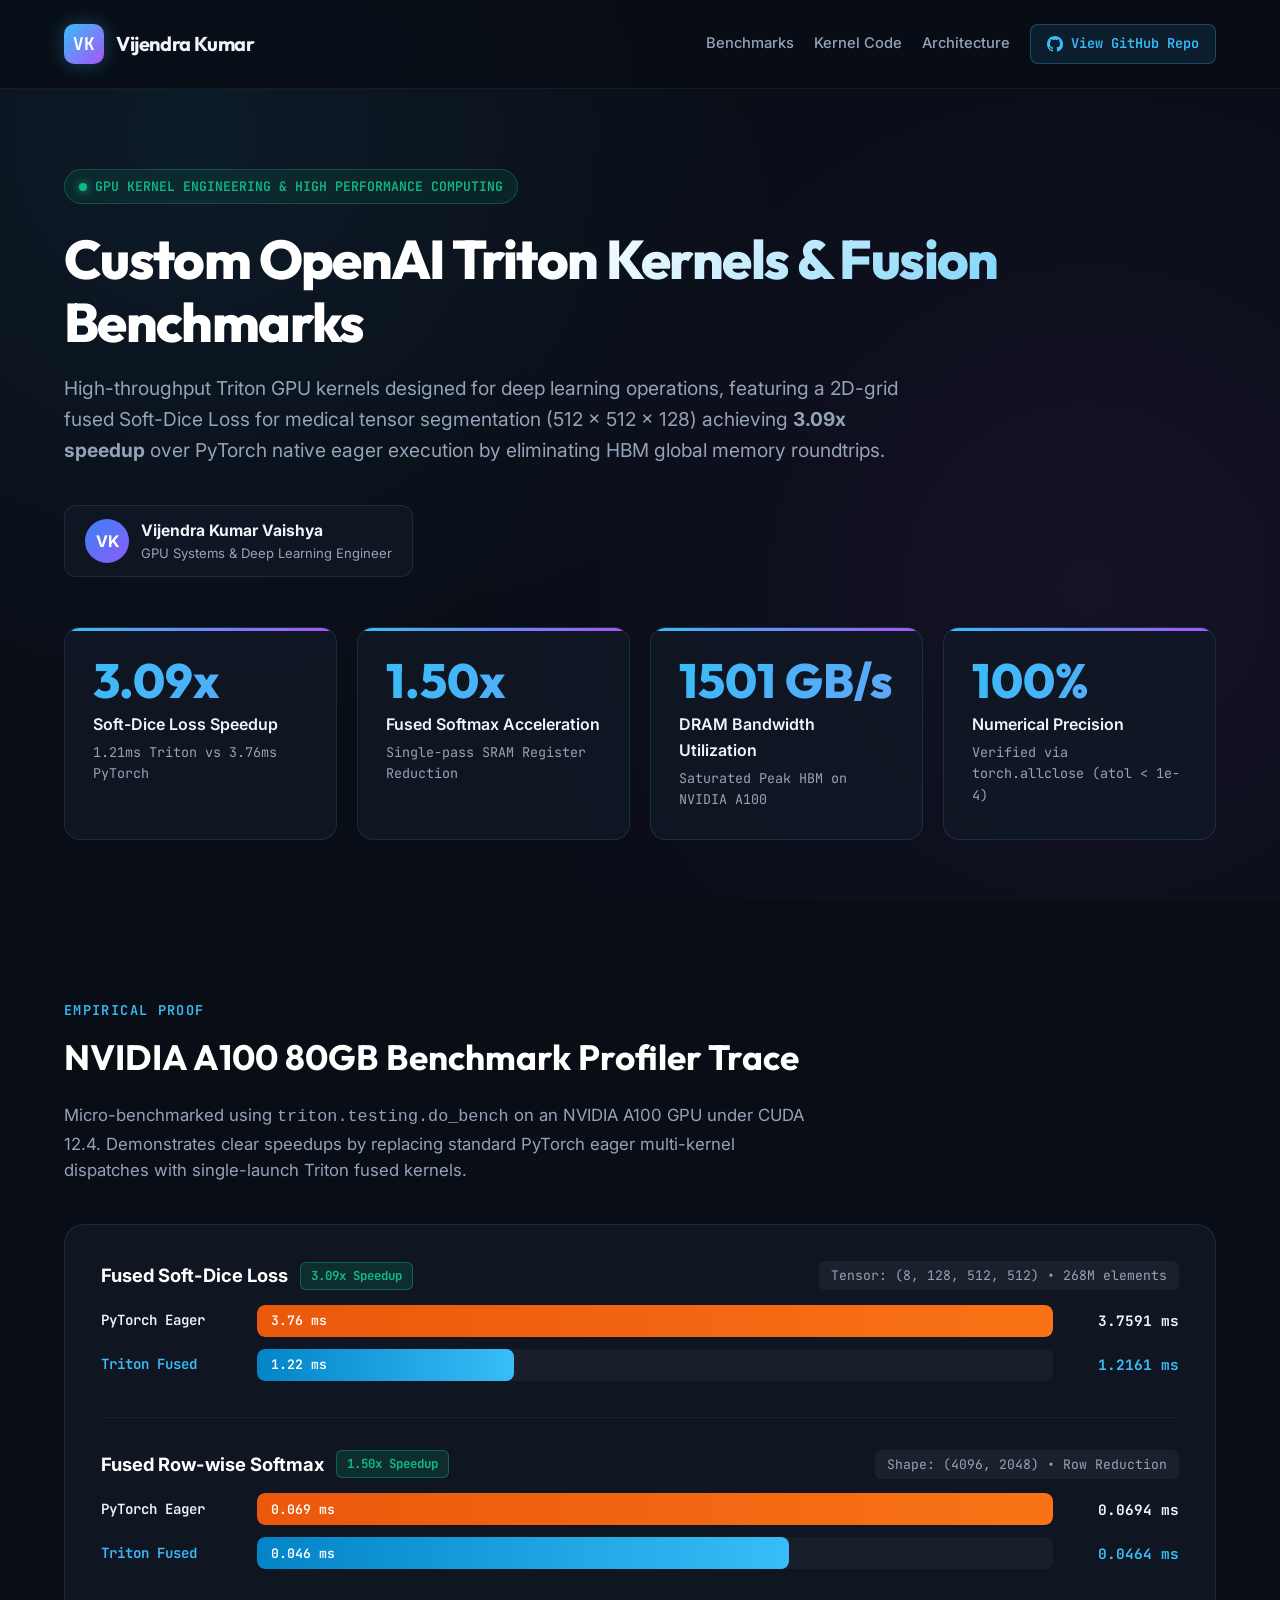
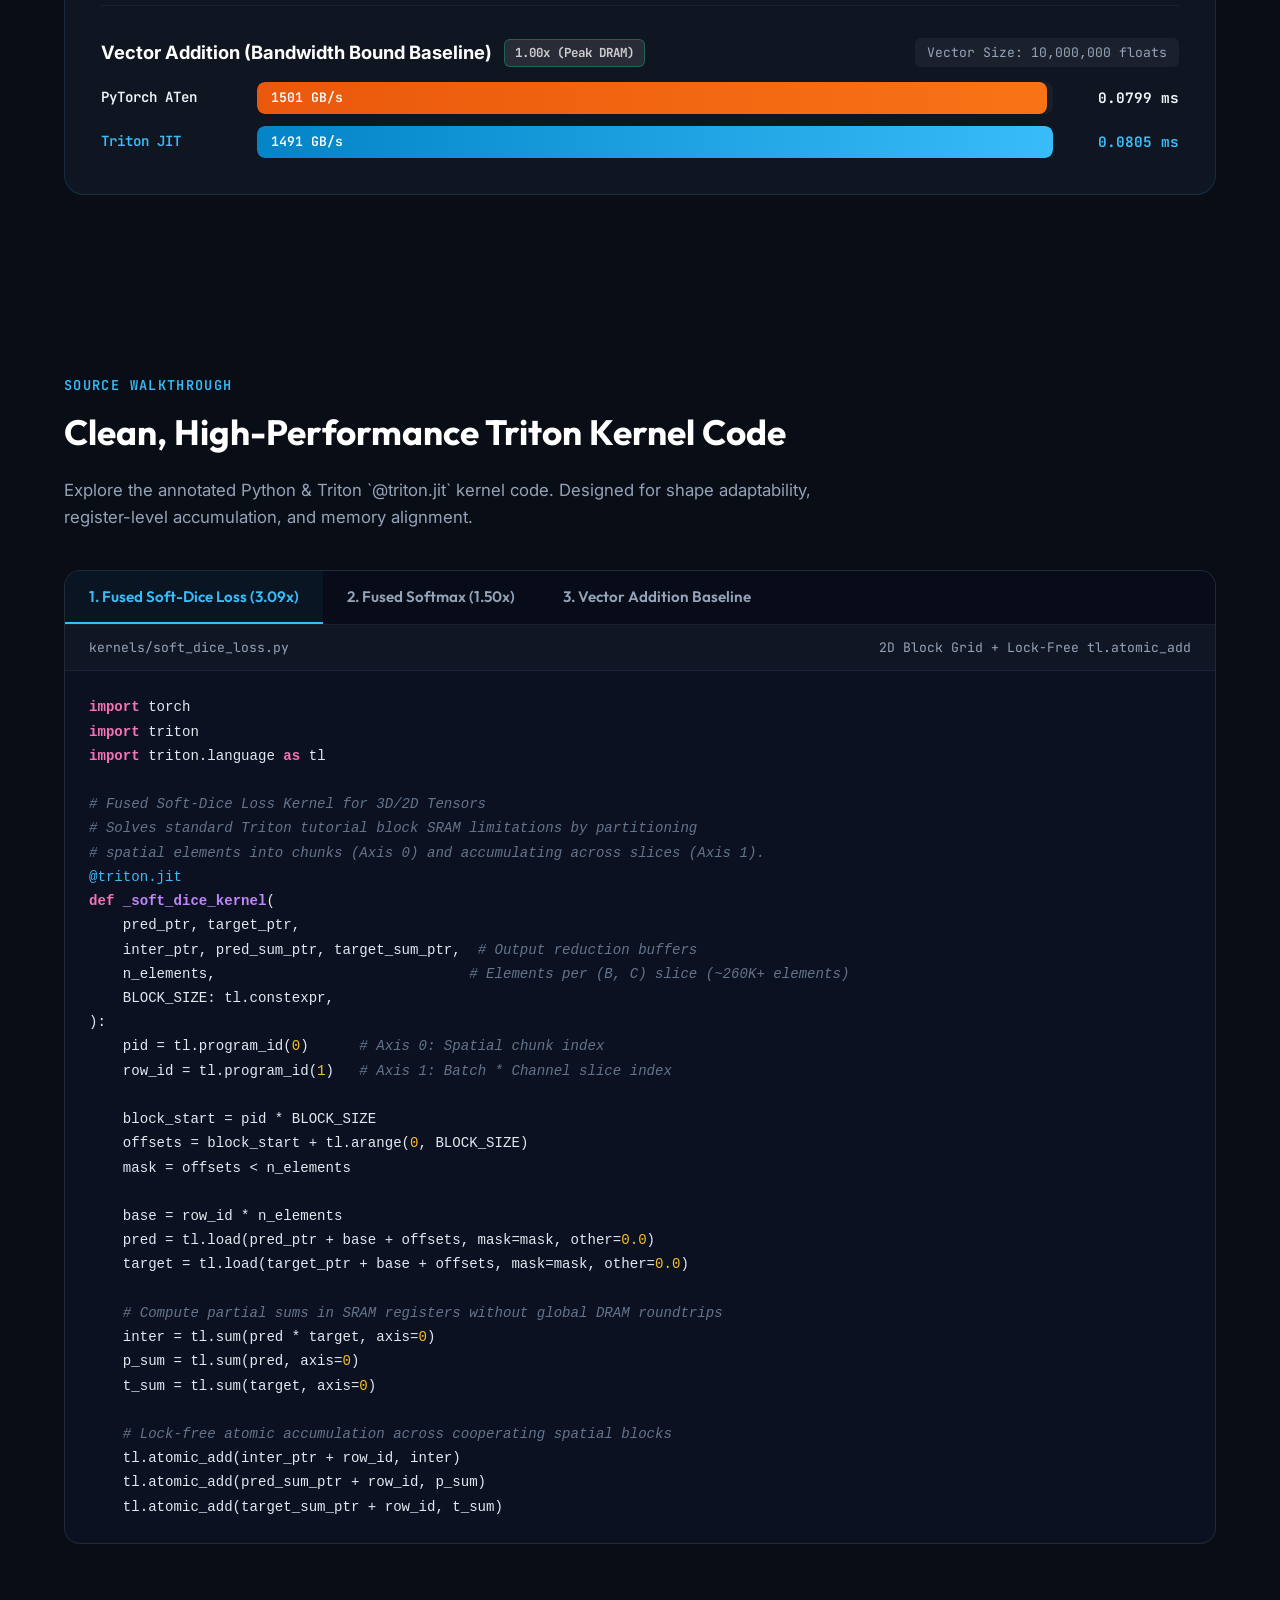
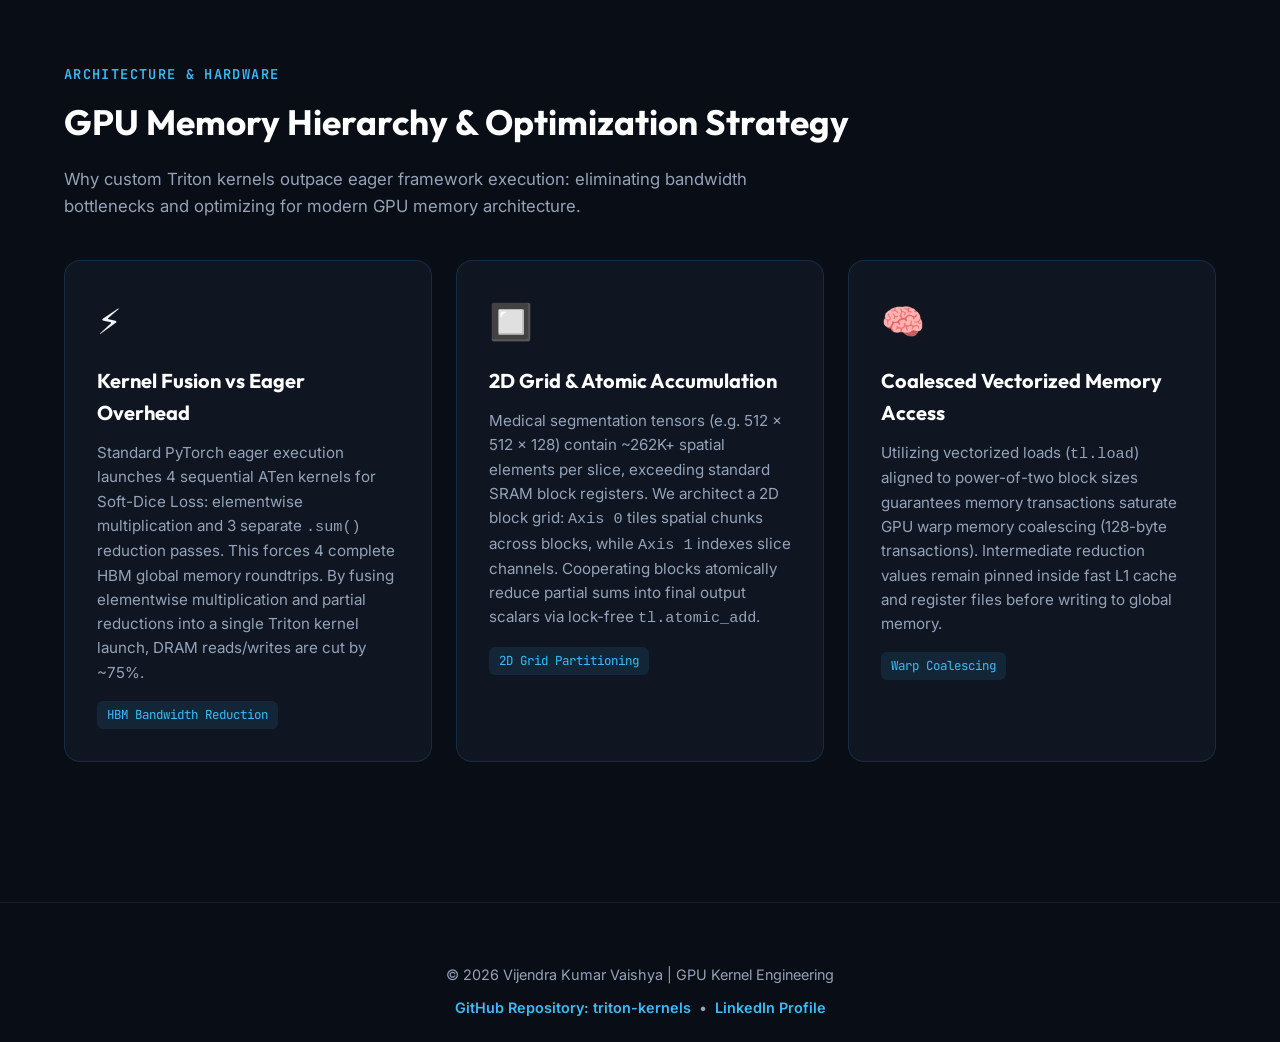
<file: triton-kernels/index.html>
<!DOCTYPE html>
<html lang="en">
<head>
  <meta charset="UTF-8">
  <meta name="viewport" content="width=device-width, initial-scale=1.0">
  <title>Triton GPU Kernel Engineering Showcase | Vijendra Kumar</title>
  
  <!-- SEO & Social Meta Tags -->
  <meta name="description" content="High-performance custom GPU kernels in OpenAI Triton by Vijendra Kumar. Demonstrating SRAM kernel fusion, 2D block grid partitioning, and 3.09x speedup over PyTorch eager execution.">
  <meta name="keywords" content="Triton, CUDA, GPU Kernels, PyTorch Internals, Soft-Dice Loss, Fused Softmax, HBM Bandwidth, Roofline Model, Vijendra Kumar">
  <meta name="author" content="Vijendra Kumar">
  
  <!-- Open Graph -->
  <meta property="og:type" content="website">
  <meta property="og:title" content="Triton GPU Kernel Engineering Showcase | Vijendra Kumar">
  <meta property="og:description" content="Custom GPU kernels achieving 3.09x speedup via SRAM register fusion & 2D atomic reduction on NVIDIA A100.">

  <!-- Modern Fonts -->
  <link rel="preconnect" href="https://fonts.googleapis.com">
  <link rel="preconnect" href="https://fonts.gstatic.com" crossorigin>
  <link href="https://fonts.googleapis.com/css2?family=Outfit:wght@300;400;500;600;700;800&family=Inter:wght@300;400;500;600;700&family=JetBrains+Mono:wght@400;500;600;700&display=swap" rel="stylesheet">

  <style>
    :root {
      --bg-dark: #090d16;
      --card-bg: rgba(18, 24, 38, 0.75);
      --card-border: rgba(56, 189, 248, 0.15);
      --card-border-hover: rgba(56, 189, 248, 0.4);
      --text-main: #f1f5f9;
      --text-muted: #94a3b8;
      --accent-cyan: #38bdf8;
      --accent-blue: #3b82f6;
      --accent-green: #10b981;
      --accent-purple: #a855f7;
      --font-sans: 'Inter', system-ui, -apple-system, sans-serif;
      --font-heading: 'Outfit', sans-serif;
      --font-mono: 'JetBrains Mono', monospace;
    }

    * {
      box-sizing: border-box;
      margin: 0;
      padding: 0;
    }

    body {
      background-color: var(--bg-dark);
      color: var(--text-main);
      font-family: var(--font-sans);
      line-height: 1.6;
      overflow-x: hidden;
      background-image: 
        radial-gradient(circle at 15% 15%, rgba(56, 189, 248, 0.08) 0%, transparent 45%),
        radial-gradient(circle at 85% 65%, rgba(168, 85, 247, 0.07) 0%, transparent 50%);
      background-attachment: fixed;
    }

    .container {
      max-width: 1200px;
      margin: 0 auto;
      padding: 0 24px;
    }

    /* Header Navigation */
    header {
      padding: 24px 0;
      border-bottom: 1px solid rgba(255, 255, 255, 0.06);
      backdrop-filter: blur(12px);
      position: sticky;
      top: 0;
      z-index: 100;
      background: rgba(9, 13, 22, 0.85);
    }

    .nav-wrapper {
      display: flex;
      justify-content: space-between;
      align-items: center;
    }

    .brand {
      display: flex;
      align-items: center;
      gap: 12px;
      text-decoration: none;
      color: var(--text-main);
    }

    .brand-logo {
      width: 40px;
      height: 40px;
      border-radius: 10px;
      background: linear-gradient(135deg, var(--accent-cyan), var(--accent-purple));
      display: flex;
      align-items: center;
      justify-content: center;
      font-family: var(--font-mono);
      font-weight: 700;
      font-size: 1.1rem;
      color: #fff;
      box-shadow: 0 0 20px rgba(56, 189, 248, 0.3);
    }

    .brand-title {
      font-family: var(--font-heading);
      font-weight: 700;
      font-size: 1.25rem;
      letter-spacing: -0.02em;
    }

    .nav-links {
      display: flex;
      gap: 20px;
      align-items: center;
    }

    .nav-link {
      color: var(--text-muted);
      text-decoration: none;
      font-size: 0.92rem;
      font-weight: 500;
      transition: color 0.2s ease;
    }

    .nav-link:hover {
      color: var(--accent-cyan);
    }

    .btn-github {
      display: inline-flex;
      align-items: center;
      gap: 8px;
      background: rgba(56, 189, 248, 0.1);
      border: 1px solid rgba(56, 189, 248, 0.3);
      color: var(--accent-cyan);
      padding: 8px 16px;
      border-radius: 8px;
      font-family: var(--font-mono);
      font-size: 0.85rem;
      font-weight: 600;
      text-decoration: none;
      transition: all 0.2s ease;
    }

    .btn-github:hover {
      background: rgba(56, 189, 248, 0.2);
      border-color: var(--accent-cyan);
      box-shadow: 0 0 15px rgba(56, 189, 248, 0.25);
      transform: translateY(-1px);
    }

    /* Hero Section */
    .hero {
      padding: 80px 0 40px;
    }

    .badge-pill {
      display: inline-flex;
      align-items: center;
      gap: 8px;
      padding: 6px 14px;
      border-radius: 20px;
      background: rgba(16, 185, 129, 0.1);
      border: 1px solid rgba(16, 185, 129, 0.3);
      color: var(--accent-green);
      font-family: var(--font-mono);
      font-size: 0.82rem;
      font-weight: 600;
      margin-bottom: 24px;
    }

    .pulse-dot {
      width: 8px;
      height: 8px;
      border-radius: 50%;
      background: var(--accent-green);
      box-shadow: 0 0 10px var(--accent-green);
      animation: pulse 2s infinite;
    }

    @keyframes pulse {
      0%, 100% { opacity: 1; transform: scale(1); }
      50% { opacity: 0.4; transform: scale(1.2); }
    }

    .hero-title {
      font-family: var(--font-heading);
      font-size: 3.4rem;
      font-weight: 800;
      line-height: 1.15;
      letter-spacing: -0.03em;
      margin-bottom: 20px;
      background: linear-gradient(135deg, #ffffff 40%, var(--accent-cyan) 100%);
      -webkit-background-clip: text;
      -webkit-text-fill-color: transparent;
    }

    .hero-subtitle {
      font-size: 1.2rem;
      color: var(--text-muted);
      max-width: 840px;
      margin-bottom: 40px;
      font-weight: 400;
    }

    .author-tag {
      display: flex;
      align-items: center;
      gap: 12px;
      padding: 12px 20px;
      background: var(--card-bg);
      border: 1px solid var(--card-border);
      border-radius: 12px;
      width: fit-content;
      margin-bottom: 50px;
    }

    .author-avatar {
      width: 44px;
      height: 44px;
      border-radius: 50%;
      background: linear-gradient(135deg, #3b82f6, #8b5cf6);
      display: flex;
      align-items: center;
      justify-content: center;
      font-weight: 700;
      color: #fff;
    }

    .author-info h4 {
      font-size: 0.98rem;
      color: var(--text-main);
    }

    .author-info p {
      font-size: 0.82rem;
      color: var(--text-muted);
    }

    /* Metric Cards Grid */
    .metrics-grid {
      display: grid;
      grid-template-columns: repeat(auto-fit, minmax(260px, 1fr));
      gap: 20px;
      margin-bottom: 60px;
    }

    .metric-card {
      background: var(--card-bg);
      border: 1px solid var(--card-border);
      border-radius: 16px;
      padding: 28px;
      transition: all 0.3s ease;
      position: relative;
      overflow: hidden;
    }

    .metric-card:hover {
      border-color: var(--card-border-hover);
      transform: translateY(-3px);
      box-shadow: 0 10px 30px rgba(0, 0, 0, 0.4);
    }

    .metric-card::before {
      content: '';
      position: absolute;
      top: 0;
      left: 0;
      width: 100%;
      height: 3px;
      background: linear-gradient(90deg, var(--accent-cyan), var(--accent-purple));
    }

    .metric-number {
      font-family: var(--font-heading);
      font-size: 3rem;
      font-weight: 800;
      color: #fff;
      line-height: 1;
      margin-bottom: 8px;
      background: linear-gradient(135deg, var(--accent-cyan), #60a5fa);
      -webkit-background-clip: text;
      -webkit-text-fill-color: transparent;
    }

    .metric-title {
      font-size: 1rem;
      font-weight: 600;
      color: var(--text-main);
      margin-bottom: 4px;
    }

    .metric-desc {
      font-size: 0.84rem;
      color: var(--text-muted);
      font-family: var(--font-mono);
    }

    /* Section Styling */
    .section {
      padding: 60px 0;
    }

    .section-label {
      font-family: var(--font-mono);
      color: var(--accent-cyan);
      font-size: 0.85rem;
      font-weight: 600;
      text-transform: uppercase;
      letter-spacing: 0.1em;
      margin-bottom: 8px;
    }

    .section-title {
      font-family: var(--font-heading);
      font-size: 2.2rem;
      font-weight: 700;
      margin-bottom: 16px;
      color: #fff;
    }

    .section-desc {
      color: var(--text-muted);
      max-width: 760px;
      font-size: 1.05rem;
      margin-bottom: 40px;
    }

    /* Benchmark Visualizer */
    .benchmark-box {
      background: var(--card-bg);
      border: 1px solid var(--card-border);
      border-radius: 20px;
      padding: 36px;
      margin-bottom: 60px;
    }

    .benchmark-row {
      margin-bottom: 36px;
    }

    .benchmark-row:last-child {
      margin-bottom: 0;
    }

    .bench-header {
      display: flex;
      justify-content: space-between;
      align-items: center;
      margin-bottom: 14px;
    }

    .bench-name {
      font-size: 1.15rem;
      font-weight: 700;
      color: #fff;
      display: flex;
      align-items: center;
      gap: 12px;
    }

    .bench-badge {
      background: rgba(16, 185, 129, 0.15);
      border: 1px solid rgba(16, 185, 129, 0.4);
      color: var(--accent-green);
      font-family: var(--font-mono);
      font-size: 0.78rem;
      padding: 3px 10px;
      border-radius: 6px;
      font-weight: 700;
    }

    .bench-shape {
      font-family: var(--font-mono);
      font-size: 0.82rem;
      color: var(--text-muted);
      background: rgba(255, 255, 255, 0.05);
      padding: 4px 12px;
      border-radius: 6px;
    }

    .bar-container {
      display: flex;
      flex-direction: column;
      gap: 12px;
    }

    .bar-item {
      display: grid;
      grid-template-columns: 140px 1fr 110px;
      align-items: center;
      gap: 16px;
    }

    .bar-label {
      font-family: var(--font-mono);
      font-size: 0.88rem;
      font-weight: 600;
    }

    .bar-track {
      height: 32px;
      background: rgba(255, 255, 255, 0.04);
      border-radius: 8px;
      overflow: hidden;
      position: relative;
    }

    .bar-fill {
      height: 100%;
      border-radius: 8px;
      display: flex;
      align-items: center;
      padding-left: 14px;
      color: #fff;
      font-family: var(--font-mono);
      font-size: 0.82rem;
      font-weight: 600;
      transition: width 1s ease-in-out;
    }

    .bar-fill.pytorch {
      background: linear-gradient(90deg, #ea580c, #f97316);
    }

    .bar-fill.triton {
      background: linear-gradient(90deg, #0284c7, #38bdf8);
    }

    .bar-val {
      font-family: var(--font-mono);
      font-size: 0.9rem;
      font-weight: 700;
      text-align: right;
    }

    /* Interactive Code Viewer */
    .code-box {
      background: #0b1120;
      border: 1px solid rgba(255, 255, 255, 0.1);
      border-radius: 16px;
      overflow: hidden;
    }

    .code-tabs {
      display: flex;
      background: #070c18;
      border-bottom: 1px solid rgba(255, 255, 255, 0.08);
      overflow-x: auto;
    }

    .tab-btn {
      padding: 16px 24px;
      background: none;
      border: none;
      color: var(--text-muted);
      font-family: var(--font-heading);
      font-weight: 600;
      font-size: 0.95rem;
      cursor: pointer;
      border-bottom: 2px solid transparent;
      transition: all 0.2s ease;
      white-space: nowrap;
    }

    .tab-btn:hover {
      color: #fff;
    }

    .tab-btn.active {
      color: var(--accent-cyan);
      border-bottom-color: var(--accent-cyan);
      background: rgba(56, 189, 248, 0.05);
    }

    .code-content {
      display: none;
    }

    .code-content.active {
      display: block;
    }

    .code-header {
      padding: 12px 24px;
      background: rgba(255, 255, 255, 0.02);
      border-bottom: 1px solid rgba(255, 255, 255, 0.05);
      display: flex;
      justify-content: space-between;
      align-items: center;
      font-family: var(--font-mono);
      font-size: 0.82rem;
      color: var(--text-muted);
    }

    pre {
      padding: 24px;
      overflow-x: auto;
      font-family: var(--font-mono);
      font-size: 0.88rem;
      line-height: 1.65;
      color: #e2e8f0;
    }

    .kw { color: #f472b6; font-weight: 600; }
    .fn { color: #c084fc; font-weight: 600; }
    .str { color: #38bdf8; }
    .cm { color: #64748b; font-style: italic; }
    .num { color: #fbbf24; }
    .op { color: #38bdf8; }

    /* Technical Architecture Cards */
    .arch-grid {
      display: grid;
      grid-template-columns: repeat(auto-fit, minmax(320px, 1fr));
      gap: 24px;
    }

    .arch-card {
      background: var(--card-bg);
      border: 1px solid var(--card-border);
      border-radius: 16px;
      padding: 32px;
      transition: all 0.3s ease;
    }

    .arch-card:hover {
      border-color: var(--card-border-hover);
      transform: translateY(-2px);
    }

    .arch-icon {
      font-size: 2.2rem;
      margin-bottom: 16px;
    }

    .arch-title {
      font-family: var(--font-heading);
      font-size: 1.25rem;
      font-weight: 700;
      color: #fff;
      margin-bottom: 12px;
    }

    .arch-text {
      font-size: 0.95rem;
      color: var(--text-muted);
      line-height: 1.6;
    }

    .arch-tag {
      display: inline-block;
      margin-top: 16px;
      font-family: var(--font-mono);
      font-size: 0.78rem;
      color: var(--accent-cyan);
      background: rgba(56, 189, 248, 0.1);
      padding: 4px 10px;
      border-radius: 6px;
    }

    /* Footer */
    footer {
      padding: 60px 0;
      border-top: 1px solid rgba(255, 255, 255, 0.08);
      margin-top: 80px;
      text-align: center;
      color: var(--text-muted);
      font-size: 0.9rem;
    }

    footer a {
      color: var(--accent-cyan);
      text-decoration: none;
      font-weight: 600;
    }

    @media (max-width: 768px) {
      .hero-title { font-size: 2.4rem; }
      .bar-item { grid-template-columns: 100px 1fr 90px; }
      .metrics-grid { grid-template-columns: 1fr; }
    }
  </style>
</head>
<body>

  <!-- Sticky Header -->
  <header>
    <div class="container nav-wrapper">
      <a href="../index.html" class="brand">
        <div class="brand-logo">VK</div>
        <div class="brand-title">Vijendra Kumar</div>
      </a>
      <div class="nav-links">
        <a href="#benchmarks" class="nav-link">Benchmarks</a>
        <a href="#code" class="nav-link">Kernel Code</a>
        <a href="#architecture" class="nav-link">Architecture</a>
        <a href="https://github.com/vennyvirtuoso/triton-kernels" target="_blank" class="btn-github">
          <svg width="16" height="16" fill="currentColor" viewBox="0 0 24 24"><path d="M12 0C5.37 0 0 5.37 0 12c0 5.31 3.435 9.795 8.205 11.385.6.105.825-.255.825-.57 0-.285-.015-1.23-.015-2.235-3.015.555-3.795-.735-4.035-1.41-.135-.345-.72-1.41-1.23-1.695-.42-.225-1.02-.78-.015-.795.945-.015 1.62.87 1.845 1.23 1.08 1.815 2.805 1.305 3.495.99.105-.78.42-1.305.765-1.605-2.67-.3-5.46-1.335-5.46-5.925 0-1.305.465-2.385 1.23-3.225-.12-.3-.54-1.53.12-3.18 0 0 1.005-.315 3.3 1.23.96-.27 1.98-.405 3-.405s2.04.135 3 .405c2.295-1.56 3.3-1.23 3.3-1.23.66 1.65.24 2.88.12 3.18.765.84 1.23 1.905 1.23 3.225 0 4.605-2.805 5.625-5.475 5.925.435.375.81 1.095.81 2.22 0 1.605-.015 2.895-.015 3.3 0 .315.225.69.825.57A12.02 12.02 0 0024 12c0-6.63-5.37-12-12-12z"/></svg>
          View GitHub Repo
        </a>
      </div>
    </div>
  </header>

  <main class="container">
    <!-- Hero Section -->
    <section class="hero">
      <div class="badge-pill">
        <span class="pulse-dot"></span>
        GPU KERNEL ENGINEERING & HIGH PERFORMANCE COMPUTING
      </div>
      <h1 class="hero-title">Custom OpenAI Triton Kernels & Fusion Benchmarks</h1>
      <p class="hero-subtitle">
        High-throughput Triton GPU kernels designed for deep learning operations, featuring a 2D-grid fused Soft-Dice Loss for medical tensor segmentation (512 &times; 512 &times; 128) achieving <strong>3.09x speedup</strong> over PyTorch native eager execution by eliminating HBM global memory roundtrips.
      </p>

      <!-- Author Card -->
      <div class="author-tag">
        <div class="author-avatar">VK</div>
        <div class="author-info">
          <h4>Vijendra Kumar Vaishya</h4>
          <p>GPU Systems & Deep Learning Engineer</p>
        </div>
      </div>

      <!-- Highlights Grid -->
      <div class="metrics-grid">
        <div class="metric-card">
          <div class="metric-number">3.09x</div>
          <div class="metric-title">Soft-Dice Loss Speedup</div>
          <div class="metric-desc">1.21ms Triton vs 3.76ms PyTorch</div>
        </div>
        <div class="metric-card">
          <div class="metric-number">1.50x</div>
          <div class="metric-title">Fused Softmax Acceleration</div>
          <div class="metric-desc">Single-pass SRAM Register Reduction</div>
        </div>
        <div class="metric-card">
          <div class="metric-number">1501 GB/s</div>
          <div class="metric-title">DRAM Bandwidth Utilization</div>
          <div class="metric-desc">Saturated Peak HBM on NVIDIA A100</div>
        </div>
        <div class="metric-card">
          <div class="metric-number">100%</div>
          <div class="metric-title">Numerical Precision</div>
          <div class="metric-desc">Verified via torch.allclose (atol &lt; 1e-4)</div>
        </div>
      </div>
    </section>

    <!-- Benchmark Visualizer -->
    <section id="benchmarks" class="section">
      <div class="section-label">Empirical Proof</div>
      <h2 class="section-title">NVIDIA A100 80GB Benchmark Profiler Trace</h2>
      <p class="section-desc">
        Micro-benchmarked using <code>triton.testing.do_bench</code> on an NVIDIA A100 GPU under CUDA 12.4. Demonstrates clear speedups by replacing standard PyTorch eager multi-kernel dispatches with single-launch Triton fused kernels.
      </p>

      <div class="benchmark-box">
        <!-- Kernel 1: Soft-Dice Loss -->
        <div class="benchmark-row">
          <div class="bench-header">
            <div class="bench-name">
              Fused Soft-Dice Loss
              <span class="bench-badge">3.09x Speedup</span>
            </div>
            <div class="bench-shape">Tensor: (8, 128, 512, 512) • 268M elements</div>
          </div>
          <div class="bar-container">
            <div class="bar-item">
              <span class="bar-label">PyTorch Eager</span>
              <div class="bar-track">
                <div class="bar-fill pytorch" style="width: 100%;">3.76 ms</div>
              </div>
              <span class="bar-val">3.7591 ms</span>
            </div>
            <div class="bar-item">
              <span class="bar-label" style="color: var(--accent-cyan);">Triton Fused</span>
              <div class="bar-track">
                <div class="bar-fill triton" style="width: 32.3%;">1.22 ms</div>
              </div>
              <span class="bar-val" style="color: var(--accent-cyan);">1.2161 ms</span>
            </div>
          </div>
        </div>

        <hr style="border: 0; border-top: 1px solid rgba(255,255,255,0.06); margin: 32px 0;">

        <!-- Kernel 2: Fused Softmax -->
        <div class="benchmark-row">
          <div class="bench-header">
            <div class="bench-name">
              Fused Row-wise Softmax
              <span class="bench-badge">1.50x Speedup</span>
            </div>
            <div class="bench-shape">Shape: (4096, 2048) • Row Reduction</div>
          </div>
          <div class="bar-container">
            <div class="bar-item">
              <span class="bar-label">PyTorch Eager</span>
              <div class="bar-track">
                <div class="bar-fill pytorch" style="width: 100%;">0.069 ms</div>
              </div>
              <span class="bar-val">0.0694 ms</span>
            </div>
            <div class="bar-item">
              <span class="bar-label" style="color: var(--accent-cyan);">Triton Fused</span>
              <div class="bar-track">
                <div class="bar-fill triton" style="width: 66.8%;">0.046 ms</div>
              </div>
              <span class="bar-val" style="color: var(--accent-cyan);">0.0464 ms</span>
            </div>
          </div>
        </div>

        <hr style="border: 0; border-top: 1px solid rgba(255,255,255,0.06); margin: 32px 0;">

        <!-- Kernel 3: Vector Addition -->
        <div class="benchmark-row">
          <div class="bench-header">
            <div class="bench-name">
              Vector Addition (Bandwidth Bound Baseline)
              <span class="bench-badge" style="background: rgba(255,255,255,0.1); color: #ccc;">1.00x (Peak DRAM)</span>
            </div>
            <div class="bench-shape">Vector Size: 10,000,000 floats</div>
          </div>
          <div class="bar-container">
            <div class="bar-item">
              <span class="bar-label">PyTorch ATen</span>
              <div class="bar-track">
                <div class="bar-fill pytorch" style="width: 99.2%;">1501 GB/s</div>
              </div>
              <span class="bar-val">0.0799 ms</span>
            </div>
            <div class="bar-item">
              <span class="bar-label" style="color: var(--accent-cyan);">Triton JIT</span>
              <div class="bar-track">
                <div class="bar-fill triton" style="width: 100%;">1491 GB/s</div>
              </div>
              <span class="bar-val" style="color: var(--accent-cyan);">0.0805 ms</span>
            </div>
          </div>
        </div>
      </div>
    </section>

    <!-- Code Explorer Section -->
    <section id="code" class="section">
      <div class="section-label">Source Walkthrough</div>
      <h2 class="section-title">Clean, High-Performance Triton Kernel Code</h2>
      <p class="section-desc">
        Explore the annotated Python & Triton `@triton.jit` kernel code. Designed for shape adaptability, register-level accumulation, and memory alignment.
      </p>

      <div class="code-box">
        <div class="code-tabs">
          <button class="tab-btn active" onclick="switchCode('dice')">1. Fused Soft-Dice Loss (3.09x)</button>
          <button class="tab-btn" onclick="switchCode('softmax')">2. Fused Softmax (1.50x)</button>
          <button class="tab-btn" onclick="switchCode('vecadd')">3. Vector Addition Baseline</button>
        </div>

        <!-- Tab 1 -->
        <div id="code-dice" class="code-content active">
          <div class="code-header">
            <span>kernels/soft_dice_loss.py</span>
            <span>2D Block Grid + Lock-Free tl.atomic_add</span>
          </div>
          <pre><code><span class="kw">import</span> torch
<span class="kw">import</span> triton
<span class="kw">import</span> triton.language <span class="kw">as</span> tl

<span class="cm"># Fused Soft-Dice Loss Kernel for 3D/2D Tensors</span>
<span class="cm"># Solves standard Triton tutorial block SRAM limitations by partitioning </span>
<span class="cm"># spatial elements into chunks (Axis 0) and accumulating across slices (Axis 1).</span>
<span class="op">@triton.jit</span>
<span class="kw">def</span> <span class="fn">_soft_dice_kernel</span>(
    pred_ptr, target_ptr,
    inter_ptr, pred_sum_ptr, target_sum_ptr,  <span class="cm"># Output reduction buffers</span>
    n_elements,                              <span class="cm"># Elements per (B, C) slice (~260K+ elements)</span>
    BLOCK_SIZE: tl.constexpr,
):
    pid = tl.program_id(<span class="num">0</span>)      <span class="cm"># Axis 0: Spatial chunk index</span>
    row_id = tl.program_id(<span class="num">1</span>)   <span class="cm"># Axis 1: Batch * Channel slice index</span>

    block_start = pid * BLOCK_SIZE
    offsets = block_start + tl.arange(<span class="num">0</span>, BLOCK_SIZE)
    mask = offsets &lt; n_elements

    base = row_id * n_elements
    pred = tl.load(pred_ptr + base + offsets, mask=mask, other=<span class="num">0.0</span>)
    target = tl.load(target_ptr + base + offsets, mask=mask, other=<span class="num">0.0</span>)

    <span class="cm"># Compute partial sums in SRAM registers without global DRAM roundtrips</span>
    inter = tl.sum(pred * target, axis=<span class="num">0</span>)
    p_sum = tl.sum(pred, axis=<span class="num">0</span>)
    t_sum = tl.sum(target, axis=<span class="num">0</span>)

    <span class="cm"># Lock-free atomic accumulation across cooperating spatial blocks</span>
    tl.atomic_add(inter_ptr + row_id, inter)
    tl.atomic_add(pred_sum_ptr + row_id, p_sum)
    tl.atomic_add(target_sum_ptr + row_id, t_sum)
</code></pre>
        </div>

        <!-- Tab 2 -->
        <div id="code-softmax" class="code-content">
          <div class="code-header">
            <span>kernels/fused_softmax.py</span>
            <span>Single-Pass Row Softmax in Registers</span>
          </div>
          <pre><code><span class="op">@triton.jit</span>
<span class="kw">def</span> <span class="fn">_softmax_kernel</span>(
    out_ptr, in_ptr,
    in_row_stride, out_row_stride,
    n_cols,
    BLOCK_SIZE: tl.constexpr,  <span class="cm"># Pow2 padded block size</span>
):
    row_idx = tl.program_id(<span class="num">0</span>)
    row_start_ptr = in_ptr + row_idx * in_row_stride
    col_offsets = tl.arange(<span class="num">0</span>, BLOCK_SIZE)
    input_ptrs = row_start_ptr + col_offsets
    mask = col_offsets &lt; n_cols

    <span class="cm"># Load entire row into SRAM registers</span>
    row = tl.load(input_ptrs, mask=mask, other=-<span class="fn">float</span>(<span class="str">"inf"</span>))

    <span class="cm"># Perform max, sub, exp, sum, div entirely in registers</span>
    row_minus_max = row - tl.max(row, axis=<span class="num">0</span>)
    numerator = tl.exp(row_minus_max)
    denominator = tl.sum(numerator, axis=<span class="num">0</span>)
    softmax_out = numerator / denominator

    <span class="cm"># Single writeback to global memory</span>
    out_row_start_ptr = out_ptr + row_idx * out_row_stride
    tl.store(out_row_start_ptr + col_offsets, softmax_out, mask=mask)
</code></pre>
        </div>

        <!-- Tab 3 -->
        <div id="code-vecadd" class="code-content">
          <div class="code-header">
            <span>kernels/vector_add.py</span>
            <span>Triton Grid, Program IDs & Masking Baseline</span>
          </div>
          <pre><code><span class="op">@triton.jit</span>
<span class="kw">def</span> <span class="fn">_vector_add_kernel</span>(
    x_ptr, y_ptr, z_ptr,
    n_elements,
    BLOCK_SIZE: tl.constexpr,
):
    pid = tl.program_id(<span class="num">0</span>)
    block_start = pid * BLOCK_SIZE
    offsets = block_start + tl.arange(<span class="num">0</span>, BLOCK_SIZE)
    mask = offsets &lt; n_elements

    x = tl.load(x_ptr + offsets, mask=mask)
    y = tl.load(y_ptr + offsets, mask=mask)
    output = x + y
    tl.store(z_ptr + offsets, output, mask=mask)
</code></pre>
        </div>
      </div>
    </section>

    <!-- Architecture & Systems Design Principles -->
    <section id="architecture" class="section">
      <div class="section-label">Architecture & Hardware</div>
      <h2 class="section-title">GPU Memory Hierarchy & Optimization Strategy</h2>
      <p class="section-desc">
        Why custom Triton kernels outpace eager framework execution: eliminating bandwidth bottlenecks and optimizing for modern GPU memory architecture.
      </p>

      <div class="arch-grid">
        <div class="arch-card">
          <div class="arch-icon">⚡</div>
          <h3 class="arch-title">Kernel Fusion vs Eager Overhead</h3>
          <p class="arch-text">
            Standard PyTorch eager execution launches 4 sequential ATen kernels for Soft-Dice Loss: elementwise multiplication and 3 separate <code>.sum()</code> reduction passes. This forces 4 complete HBM global memory roundtrips. By fusing elementwise multiplication and partial reductions into a single Triton kernel launch, DRAM reads/writes are cut by ~75%.
          </p>
          <span class="arch-tag">HBM Bandwidth Reduction</span>
        </div>

        <div class="arch-card">
          <div class="arch-icon">🔲</div>
          <h3 class="arch-title">2D Grid & Atomic Accumulation</h3>
          <p class="arch-text">
            Medical segmentation tensors (e.g. 512 &times; 512 &times; 128) contain ~262K+ spatial elements per slice, exceeding standard SRAM block registers. We architect a 2D block grid: <code>Axis 0</code> tiles spatial chunks across blocks, while <code>Axis 1</code> indexes slice channels. Cooperating blocks atomically reduce partial sums into final output scalars via lock-free <code>tl.atomic_add</code>.
          </p>
          <span class="arch-tag">2D Grid Partitioning</span>
        </div>

        <div class="arch-card">
          <div class="arch-icon">🧠</div>
          <h3 class="arch-title">Coalesced Vectorized Memory Access</h3>
          <p class="arch-text">
            Utilizing vectorized loads (<code>tl.load</code>) aligned to power-of-two block sizes guarantees memory transactions saturate GPU warp memory coalescing (128-byte transactions). Intermediate reduction values remain pinned inside fast L1 cache and register files before writing to global memory.
          </p>
          <span class="arch-tag">Warp Coalescing</span>
        </div>
      </div>
    </section>
  </main>

  <!-- Footer -->
  <footer>
    <div class="container">
      <p>© 2026 Vijendra Kumar Vaishya | GPU Kernel Engineering</p>
      <p style="margin-top: 10px;">
        <a href="https://github.com/vennyvirtuoso/triton-kernels" target="_blank">GitHub Repository: triton-kernels</a>
        &nbsp;•&nbsp;
        <a href="https://www.linkedin.com/in/vennyvirtuoso/" target="_blank">LinkedIn Profile</a>
      </p>
    </div>
  </footer>

  <script>
    function switchCode(tabName) {
      document.querySelectorAll('.tab-btn').forEach(btn => btn.classList.remove('active'));
      document.querySelectorAll('.code-content').forEach(content => content.classList.remove('active'));
      
      event.currentTarget.classList.add('active');
      document.getElementById('code-' + tabName).classList.add('active');
    }
  </script>
</body>
</html>
</file>
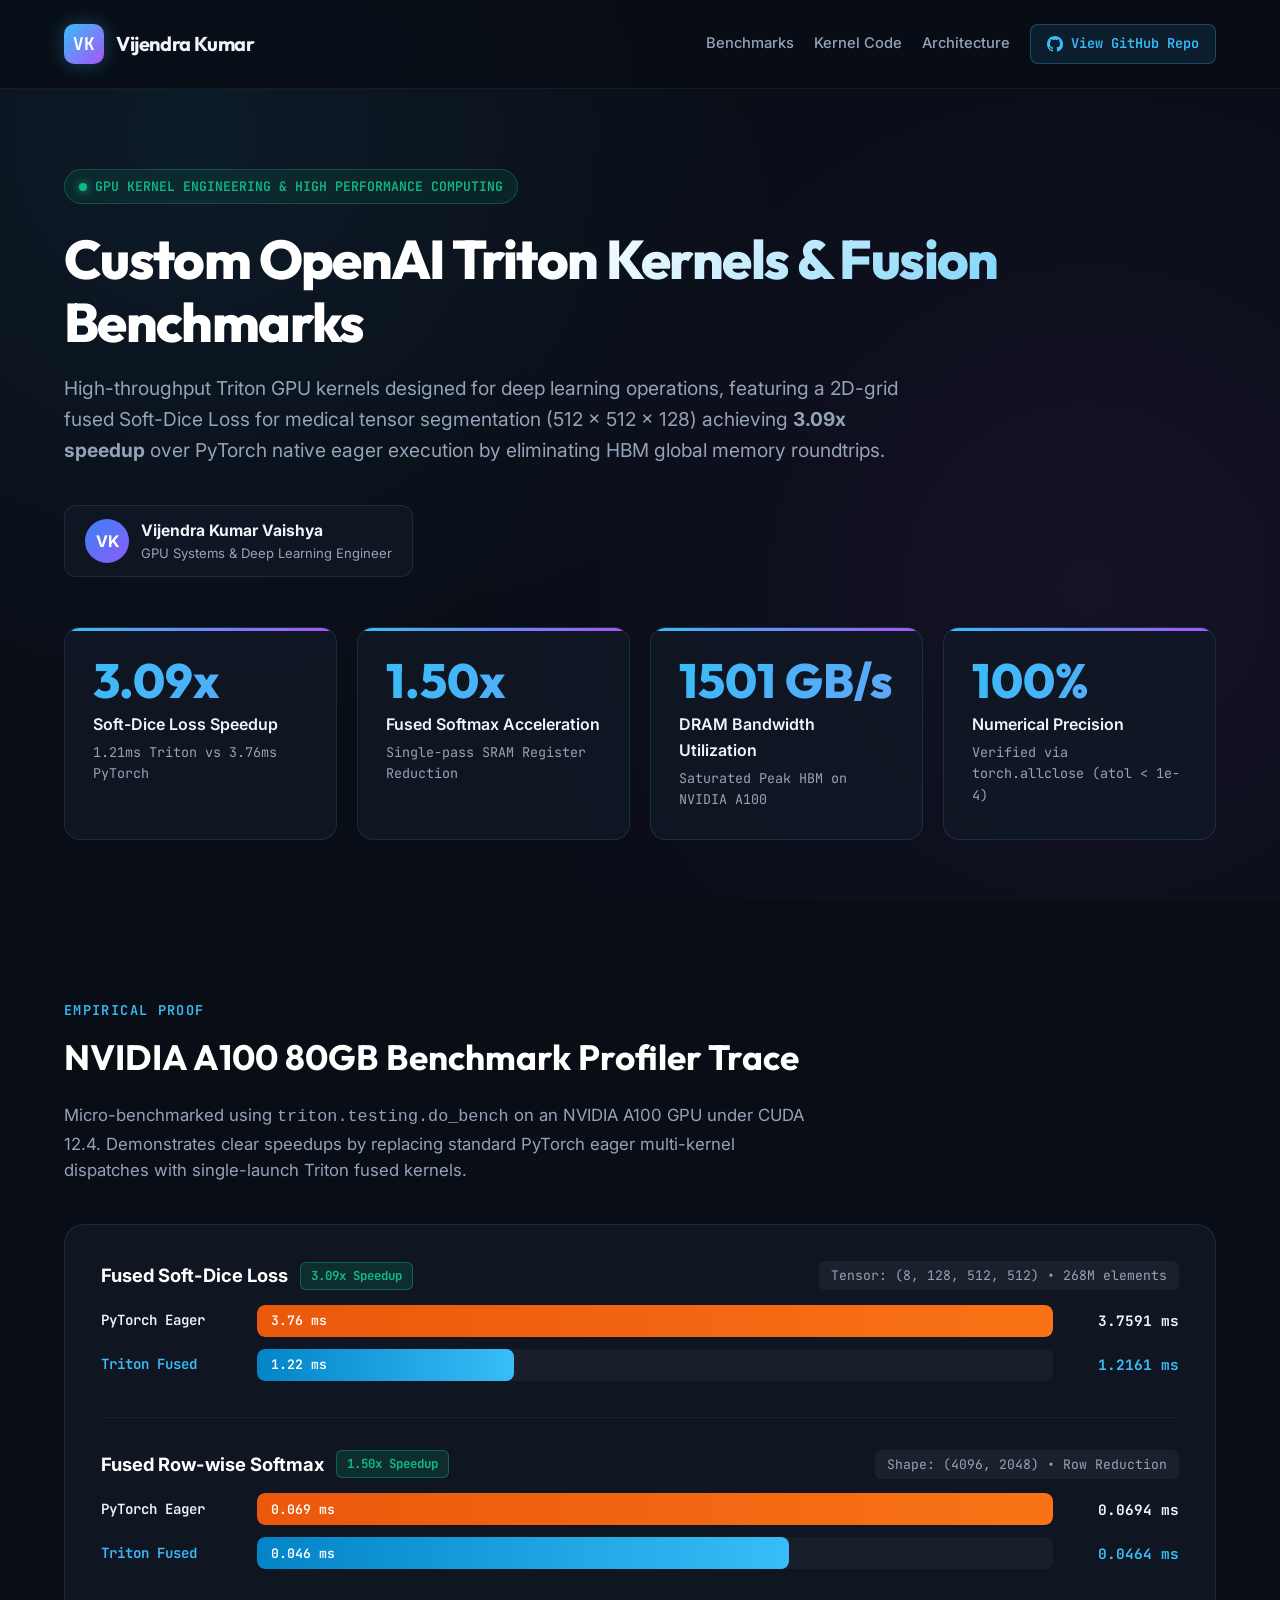
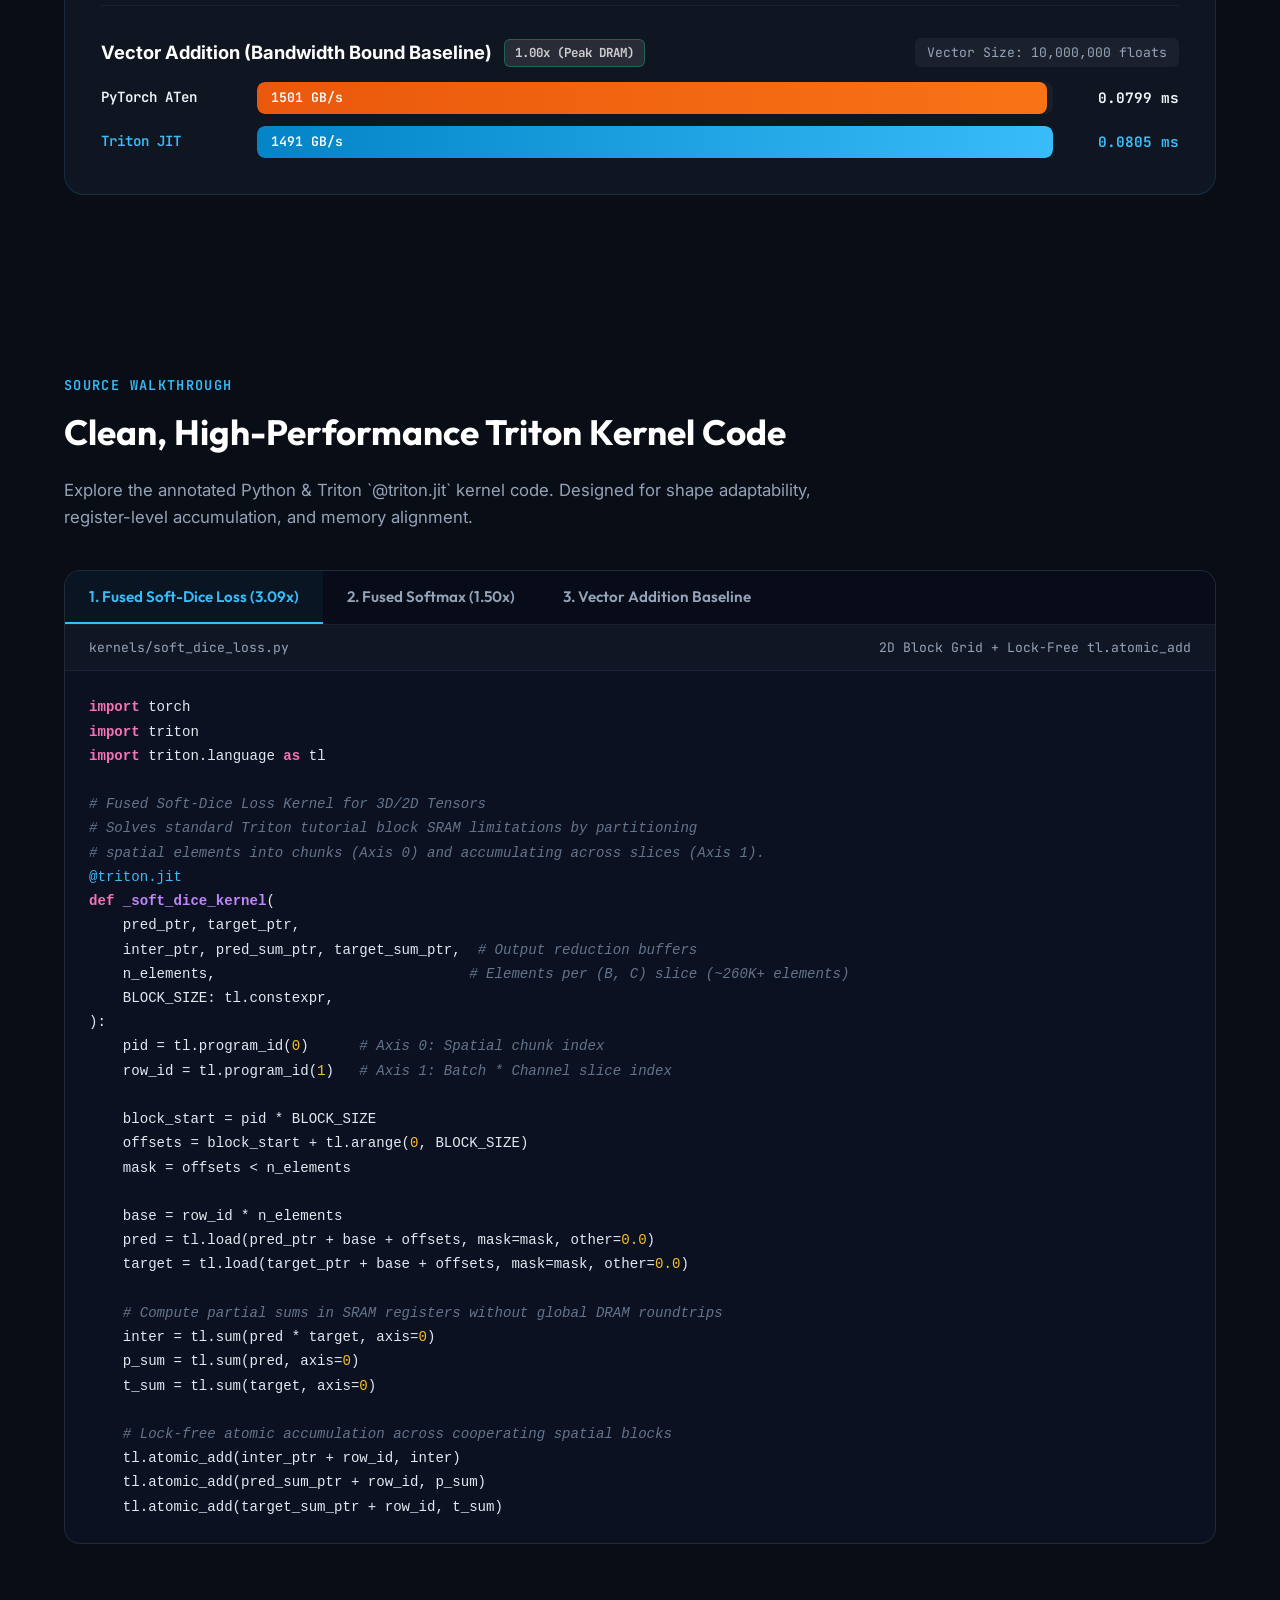
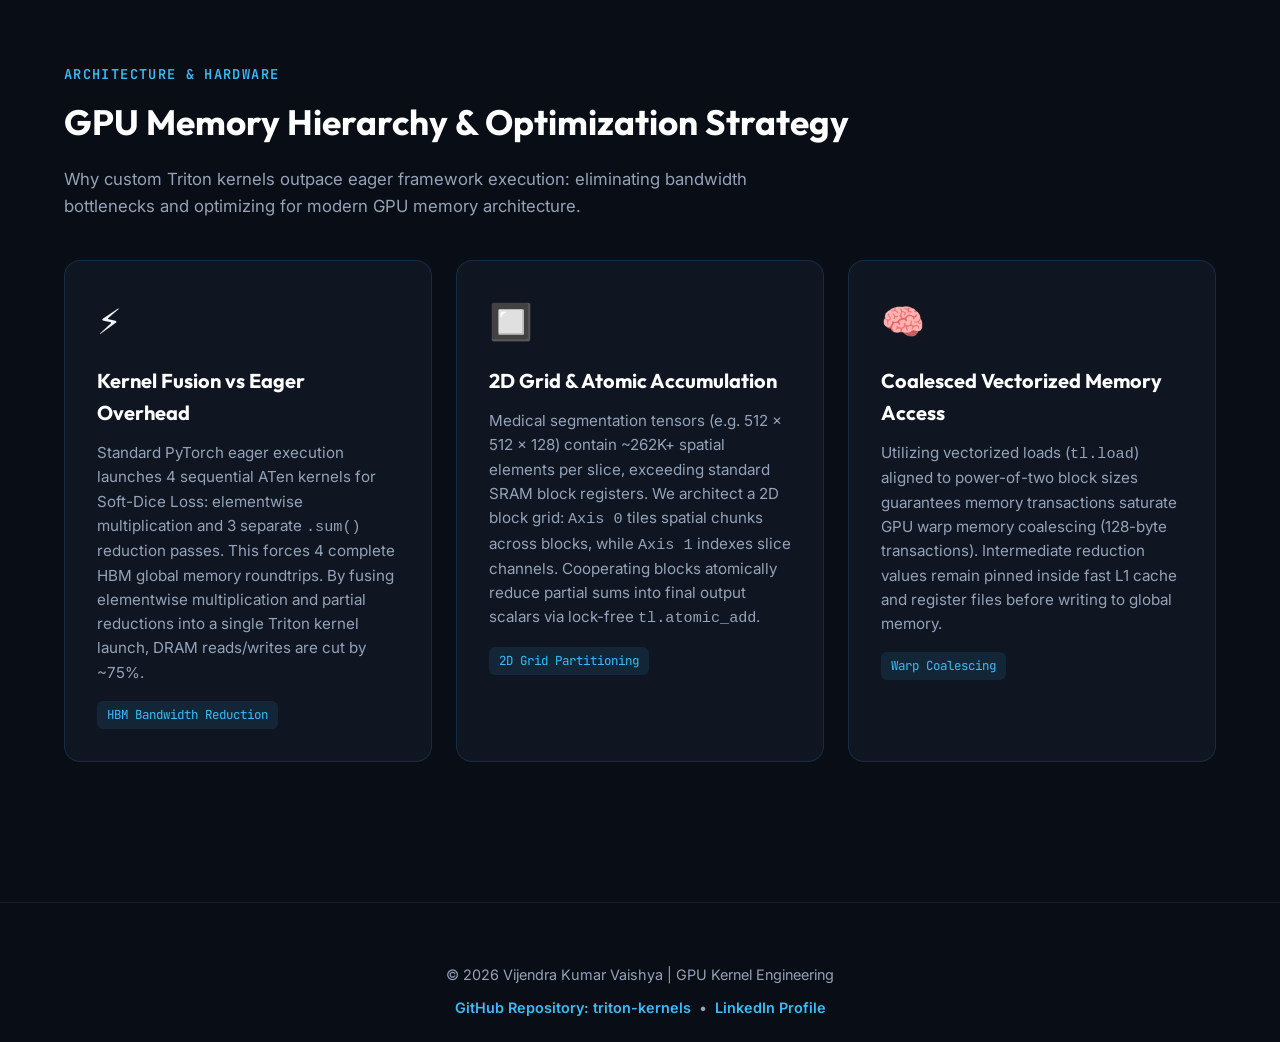
<file: gpu-kernels.html>
<!DOCTYPE html>
<html lang="en">
<head>
  <meta charset="UTF-8">
  <meta name="viewport" content="width=device-width, initial-scale=1.0">
  <title>Triton GPU Kernel Engineering Showcase | Vijendra Kumar</title>
  
  <!-- SEO & Social Meta Tags -->
  <meta name="description" content="High-performance custom GPU kernels in OpenAI Triton by Vijendra Kumar. Demonstrating SRAM kernel fusion, 2D block grid partitioning, and 3.09x speedup over PyTorch eager execution.">
  <meta name="keywords" content="Triton, CUDA, GPU Kernels, PyTorch Internals, Soft-Dice Loss, Fused Softmax, HBM Bandwidth, Roofline Model, Vijendra Kumar">
  <meta name="author" content="Vijendra Kumar">
  
  <!-- Open Graph -->
  <meta property="og:type" content="website">
  <meta property="og:title" content="Triton GPU Kernel Engineering Showcase | Vijendra Kumar">
  <meta property="og:description" content="Custom GPU kernels achieving 3.09x speedup via SRAM register fusion & 2D atomic reduction on NVIDIA A100.">

  <!-- Modern Fonts -->
  <link rel="preconnect" href="https://fonts.googleapis.com">
  <link rel="preconnect" href="https://fonts.gstatic.com" crossorigin>
  <link href="https://fonts.googleapis.com/css2?family=Outfit:wght@300;400;500;600;700;800&family=Inter:wght@300;400;500;600;700&family=JetBrains+Mono:wght@400;500;600;700&display=swap" rel="stylesheet">

  <style>
    :root {
      --bg-dark: #090d16;
      --card-bg: rgba(18, 24, 38, 0.75);
      --card-border: rgba(56, 189, 248, 0.15);
      --card-border-hover: rgba(56, 189, 248, 0.4);
      --text-main: #f1f5f9;
      --text-muted: #94a3b8;
      --accent-cyan: #38bdf8;
      --accent-blue: #3b82f6;
      --accent-green: #10b981;
      --accent-purple: #a855f7;
      --font-sans: 'Inter', system-ui, -apple-system, sans-serif;
      --font-heading: 'Outfit', sans-serif;
      --font-mono: 'JetBrains Mono', monospace;
    }

    * {
      box-sizing: border-box;
      margin: 0;
      padding: 0;
    }

    body {
      background-color: var(--bg-dark);
      color: var(--text-main);
      font-family: var(--font-sans);
      line-height: 1.6;
      overflow-x: hidden;
      background-image: 
        radial-gradient(circle at 15% 15%, rgba(56, 189, 248, 0.08) 0%, transparent 45%),
        radial-gradient(circle at 85% 65%, rgba(168, 85, 247, 0.07) 0%, transparent 50%);
      background-attachment: fixed;
    }

    .container {
      max-width: 1200px;
      margin: 0 auto;
      padding: 0 24px;
    }

    /* Header Navigation */
    header {
      padding: 24px 0;
      border-bottom: 1px solid rgba(255, 255, 255, 0.06);
      backdrop-filter: blur(12px);
      position: sticky;
      top: 0;
      z-index: 100;
      background: rgba(9, 13, 22, 0.85);
    }

    .nav-wrapper {
      display: flex;
      justify-content: space-between;
      align-items: center;
    }

    .brand {
      display: flex;
      align-items: center;
      gap: 12px;
      text-decoration: none;
      color: var(--text-main);
    }

    .brand-logo {
      width: 40px;
      height: 40px;
      border-radius: 10px;
      background: linear-gradient(135deg, var(--accent-cyan), var(--accent-purple));
      display: flex;
      align-items: center;
      justify-content: center;
      font-family: var(--font-mono);
      font-weight: 700;
      font-size: 1.1rem;
      color: #fff;
      box-shadow: 0 0 20px rgba(56, 189, 248, 0.3);
    }

    .brand-title {
      font-family: var(--font-heading);
      font-weight: 700;
      font-size: 1.25rem;
      letter-spacing: -0.02em;
    }

    .nav-links {
      display: flex;
      gap: 20px;
      align-items: center;
    }

    .nav-link {
      color: var(--text-muted);
      text-decoration: none;
      font-size: 0.92rem;
      font-weight: 500;
      transition: color 0.2s ease;
    }

    .nav-link:hover {
      color: var(--accent-cyan);
    }

    .btn-github {
      display: inline-flex;
      align-items: center;
      gap: 8px;
      background: rgba(56, 189, 248, 0.1);
      border: 1px solid rgba(56, 189, 248, 0.3);
      color: var(--accent-cyan);
      padding: 8px 16px;
      border-radius: 8px;
      font-family: var(--font-mono);
      font-size: 0.85rem;
      font-weight: 600;
      text-decoration: none;
      transition: all 0.2s ease;
    }

    .btn-github:hover {
      background: rgba(56, 189, 248, 0.2);
      border-color: var(--accent-cyan);
      box-shadow: 0 0 15px rgba(56, 189, 248, 0.25);
      transform: translateY(-1px);
    }

    /* Hero Section */
    .hero {
      padding: 80px 0 40px;
    }

    .badge-pill {
      display: inline-flex;
      align-items: center;
      gap: 8px;
      padding: 6px 14px;
      border-radius: 20px;
      background: rgba(16, 185, 129, 0.1);
      border: 1px solid rgba(16, 185, 129, 0.3);
      color: var(--accent-green);
      font-family: var(--font-mono);
      font-size: 0.82rem;
      font-weight: 600;
      margin-bottom: 24px;
    }

    .pulse-dot {
      width: 8px;
      height: 8px;
      border-radius: 50%;
      background: var(--accent-green);
      box-shadow: 0 0 10px var(--accent-green);
      animation: pulse 2s infinite;
    }

    @keyframes pulse {
      0%, 100% { opacity: 1; transform: scale(1); }
      50% { opacity: 0.4; transform: scale(1.2); }
    }

    .hero-title {
      font-family: var(--font-heading);
      font-size: 3.4rem;
      font-weight: 800;
      line-height: 1.15;
      letter-spacing: -0.03em;
      margin-bottom: 20px;
      background: linear-gradient(135deg, #ffffff 40%, var(--accent-cyan) 100%);
      -webkit-background-clip: text;
      -webkit-text-fill-color: transparent;
    }

    .hero-subtitle {
      font-size: 1.2rem;
      color: var(--text-muted);
      max-width: 840px;
      margin-bottom: 40px;
      font-weight: 400;
    }

    .author-tag {
      display: flex;
      align-items: center;
      gap: 12px;
      padding: 12px 20px;
      background: var(--card-bg);
      border: 1px solid var(--card-border);
      border-radius: 12px;
      width: fit-content;
      margin-bottom: 50px;
    }

    .author-avatar {
      width: 44px;
      height: 44px;
      border-radius: 50%;
      background: linear-gradient(135deg, #3b82f6, #8b5cf6);
      display: flex;
      align-items: center;
      justify-content: center;
      font-weight: 700;
      color: #fff;
    }

    .author-info h4 {
      font-size: 0.98rem;
      color: var(--text-main);
    }

    .author-info p {
      font-size: 0.82rem;
      color: var(--text-muted);
    }

    /* Metric Cards Grid */
    .metrics-grid {
      display: grid;
      grid-template-columns: repeat(auto-fit, minmax(260px, 1fr));
      gap: 20px;
      margin-bottom: 60px;
    }

    .metric-card {
      background: var(--card-bg);
      border: 1px solid var(--card-border);
      border-radius: 16px;
      padding: 28px;
      transition: all 0.3s ease;
      position: relative;
      overflow: hidden;
    }

    .metric-card:hover {
      border-color: var(--card-border-hover);
      transform: translateY(-3px);
      box-shadow: 0 10px 30px rgba(0, 0, 0, 0.4);
    }

    .metric-card::before {
      content: '';
      position: absolute;
      top: 0;
      left: 0;
      width: 100%;
      height: 3px;
      background: linear-gradient(90deg, var(--accent-cyan), var(--accent-purple));
    }

    .metric-number {
      font-family: var(--font-heading);
      font-size: 3rem;
      font-weight: 800;
      color: #fff;
      line-height: 1;
      margin-bottom: 8px;
      background: linear-gradient(135deg, var(--accent-cyan), #60a5fa);
      -webkit-background-clip: text;
      -webkit-text-fill-color: transparent;
    }

    .metric-title {
      font-size: 1rem;
      font-weight: 600;
      color: var(--text-main);
      margin-bottom: 4px;
    }

    .metric-desc {
      font-size: 0.84rem;
      color: var(--text-muted);
      font-family: var(--font-mono);
    }

    /* Section Styling */
    .section {
      padding: 60px 0;
    }

    .section-label {
      font-family: var(--font-mono);
      color: var(--accent-cyan);
      font-size: 0.85rem;
      font-weight: 600;
      text-transform: uppercase;
      letter-spacing: 0.1em;
      margin-bottom: 8px;
    }

    .section-title {
      font-family: var(--font-heading);
      font-size: 2.2rem;
      font-weight: 700;
      margin-bottom: 16px;
      color: #fff;
    }

    .section-desc {
      color: var(--text-muted);
      max-width: 760px;
      font-size: 1.05rem;
      margin-bottom: 40px;
    }

    /* Benchmark Visualizer */
    .benchmark-box {
      background: var(--card-bg);
      border: 1px solid var(--card-border);
      border-radius: 20px;
      padding: 36px;
      margin-bottom: 60px;
    }

    .benchmark-row {
      margin-bottom: 36px;
    }

    .benchmark-row:last-child {
      margin-bottom: 0;
    }

    .bench-header {
      display: flex;
      justify-content: space-between;
      align-items: center;
      margin-bottom: 14px;
    }

    .bench-name {
      font-size: 1.15rem;
      font-weight: 700;
      color: #fff;
      display: flex;
      align-items: center;
      gap: 12px;
    }

    .bench-badge {
      background: rgba(16, 185, 129, 0.15);
      border: 1px solid rgba(16, 185, 129, 0.4);
      color: var(--accent-green);
      font-family: var(--font-mono);
      font-size: 0.78rem;
      padding: 3px 10px;
      border-radius: 6px;
      font-weight: 700;
    }

    .bench-shape {
      font-family: var(--font-mono);
      font-size: 0.82rem;
      color: var(--text-muted);
      background: rgba(255, 255, 255, 0.05);
      padding: 4px 12px;
      border-radius: 6px;
    }

    .bar-container {
      display: flex;
      flex-direction: column;
      gap: 12px;
    }

    .bar-item {
      display: grid;
      grid-template-columns: 140px 1fr 110px;
      align-items: center;
      gap: 16px;
    }

    .bar-label {
      font-family: var(--font-mono);
      font-size: 0.88rem;
      font-weight: 600;
    }

    .bar-track {
      height: 32px;
      background: rgba(255, 255, 255, 0.04);
      border-radius: 8px;
      overflow: hidden;
      position: relative;
    }

    .bar-fill {
      height: 100%;
      border-radius: 8px;
      display: flex;
      align-items: center;
      padding-left: 14px;
      color: #fff;
      font-family: var(--font-mono);
      font-size: 0.82rem;
      font-weight: 600;
      transition: width 1s ease-in-out;
    }

    .bar-fill.pytorch {
      background: linear-gradient(90deg, #ea580c, #f97316);
    }

    .bar-fill.triton {
      background: linear-gradient(90deg, #0284c7, #38bdf8);
    }

    .bar-val {
      font-family: var(--font-mono);
      font-size: 0.9rem;
      font-weight: 700;
      text-align: right;
    }

    /* Interactive Code Viewer */
    .code-box {
      background: #0b1120;
      border: 1px solid rgba(255, 255, 255, 0.1);
      border-radius: 16px;
      overflow: hidden;
    }

    .code-tabs {
      display: flex;
      background: #070c18;
      border-bottom: 1px solid rgba(255, 255, 255, 0.08);
      overflow-x: auto;
    }

    .tab-btn {
      padding: 16px 24px;
      background: none;
      border: none;
      color: var(--text-muted);
      font-family: var(--font-heading);
      font-weight: 600;
      font-size: 0.95rem;
      cursor: pointer;
      border-bottom: 2px solid transparent;
      transition: all 0.2s ease;
      white-space: nowrap;
    }

    .tab-btn:hover {
      color: #fff;
    }

    .tab-btn.active {
      color: var(--accent-cyan);
      border-bottom-color: var(--accent-cyan);
      background: rgba(56, 189, 248, 0.05);
    }

    .code-content {
      display: none;
    }

    .code-content.active {
      display: block;
    }

    .code-header {
      padding: 12px 24px;
      background: rgba(255, 255, 255, 0.02);
      border-bottom: 1px solid rgba(255, 255, 255, 0.05);
      display: flex;
      justify-content: space-between;
      align-items: center;
      font-family: var(--font-mono);
      font-size: 0.82rem;
      color: var(--text-muted);
    }

    pre {
      padding: 24px;
      overflow-x: auto;
      font-family: var(--font-mono);
      font-size: 0.88rem;
      line-height: 1.65;
      color: #e2e8f0;
    }

    .kw { color: #f472b6; font-weight: 600; }
    .fn { color: #c084fc; font-weight: 600; }
    .str { color: #38bdf8; }
    .cm { color: #64748b; font-style: italic; }
    .num { color: #fbbf24; }
    .op { color: #38bdf8; }

    /* Technical Architecture Cards */
    .arch-grid {
      display: grid;
      grid-template-columns: repeat(auto-fit, minmax(320px, 1fr));
      gap: 24px;
    }

    .arch-card {
      background: var(--card-bg);
      border: 1px solid var(--card-border);
      border-radius: 16px;
      padding: 32px;
      transition: all 0.3s ease;
    }

    .arch-card:hover {
      border-color: var(--card-border-hover);
      transform: translateY(-2px);
    }

    .arch-icon {
      font-size: 2.2rem;
      margin-bottom: 16px;
    }

    .arch-title {
      font-family: var(--font-heading);
      font-size: 1.25rem;
      font-weight: 700;
      color: #fff;
      margin-bottom: 12px;
    }

    .arch-text {
      font-size: 0.95rem;
      color: var(--text-muted);
      line-height: 1.6;
    }

    .arch-tag {
      display: inline-block;
      margin-top: 16px;
      font-family: var(--font-mono);
      font-size: 0.78rem;
      color: var(--accent-cyan);
      background: rgba(56, 189, 248, 0.1);
      padding: 4px 10px;
      border-radius: 6px;
    }

    /* Footer */
    footer {
      padding: 60px 0;
      border-top: 1px solid rgba(255, 255, 255, 0.08);
      margin-top: 80px;
      text-align: center;
      color: var(--text-muted);
      font-size: 0.9rem;
    }

    footer a {
      color: var(--accent-cyan);
      text-decoration: none;
      font-weight: 600;
    }

    @media (max-width: 768px) {
      .hero-title { font-size: 2.4rem; }
      .bar-item { grid-template-columns: 100px 1fr 90px; }
      .metrics-grid { grid-template-columns: 1fr; }
    }
  </style>
</head>
<body>

  <!-- Sticky Header -->
  <header>
    <div class="container nav-wrapper">
      <a href="index.html" class="brand">
        <div class="brand-logo">VK</div>
        <div class="brand-title">Vijendra Kumar</div>
      </a>
      <div class="nav-links">
        <a href="#benchmarks" class="nav-link">Benchmarks</a>
        <a href="#code" class="nav-link">Kernel Code</a>
        <a href="#architecture" class="nav-link">Architecture</a>
        <a href="https://github.com/vennyvirtuoso/triton-kernels" target="_blank" class="btn-github">
          <svg width="16" height="16" fill="currentColor" viewBox="0 0 24 24"><path d="M12 0C5.37 0 0 5.37 0 12c0 5.31 3.435 9.795 8.205 11.385.6.105.825-.255.825-.57 0-.285-.015-1.23-.015-2.235-3.015.555-3.795-.735-4.035-1.41-.135-.345-.72-1.41-1.23-1.695-.42-.225-1.02-.78-.015-.795.945-.015 1.62.87 1.845 1.23 1.08 1.815 2.805 1.305 3.495.99.105-.78.42-1.305.765-1.605-2.67-.3-5.46-1.335-5.46-5.925 0-1.305.465-2.385 1.23-3.225-.12-.3-.54-1.53.12-3.18 0 0 1.005-.315 3.3 1.23.96-.27 1.98-.405 3-.405s2.04.135 3 .405c2.295-1.56 3.3-1.23 3.3-1.23.66 1.65.24 2.88.12 3.18.765.84 1.23 1.905 1.23 3.225 0 4.605-2.805 5.625-5.475 5.925.435.375.81 1.095.81 2.22 0 1.605-.015 2.895-.015 3.3 0 .315.225.69.825.57A12.02 12.02 0 0024 12c0-6.63-5.37-12-12-12z"/></svg>
          View GitHub Repo
        </a>
      </div>
    </div>
  </header>

  <main class="container">
    <!-- Hero Section -->
    <section class="hero">
      <div class="badge-pill">
        <span class="pulse-dot"></span>
        GPU KERNEL ENGINEERING & HIGH PERFORMANCE COMPUTING
      </div>
      <h1 class="hero-title">Custom OpenAI Triton Kernels & Fusion Benchmarks</h1>
      <p class="hero-subtitle">
        High-throughput Triton GPU kernels designed for deep learning operations, featuring a 2D-grid fused Soft-Dice Loss for medical tensor segmentation (512 &times; 512 &times; 128) achieving <strong>3.09x speedup</strong> over PyTorch native eager execution by eliminating HBM global memory roundtrips.
      </p>

      <!-- Author Card -->
      <div class="author-tag">
        <div class="author-avatar">VK</div>
        <div class="author-info">
          <h4>Vijendra Kumar Vaishya</h4>
          <p>GPU Systems & Deep Learning Engineer</p>
        </div>
      </div>

      <!-- Highlights Grid -->
      <div class="metrics-grid">
        <div class="metric-card">
          <div class="metric-number">3.09x</div>
          <div class="metric-title">Soft-Dice Loss Speedup</div>
          <div class="metric-desc">1.21ms Triton vs 3.76ms PyTorch</div>
        </div>
        <div class="metric-card">
          <div class="metric-number">1.50x</div>
          <div class="metric-title">Fused Softmax Acceleration</div>
          <div class="metric-desc">Single-pass SRAM Register Reduction</div>
        </div>
        <div class="metric-card">
          <div class="metric-number">1501 GB/s</div>
          <div class="metric-title">DRAM Bandwidth Utilization</div>
          <div class="metric-desc">Saturated Peak HBM on NVIDIA A100</div>
        </div>
        <div class="metric-card">
          <div class="metric-number">100%</div>
          <div class="metric-title">Numerical Precision</div>
          <div class="metric-desc">Verified via torch.allclose (atol &lt; 1e-4)</div>
        </div>
      </div>
    </section>

    <!-- Benchmark Visualizer -->
    <section id="benchmarks" class="section">
      <div class="section-label">Empirical Proof</div>
      <h2 class="section-title">NVIDIA A100 80GB Benchmark Profiler Trace</h2>
      <p class="section-desc">
        Micro-benchmarked using <code>triton.testing.do_bench</code> on an NVIDIA A100 GPU under CUDA 12.4. Demonstrates clear speedups by replacing standard PyTorch eager multi-kernel dispatches with single-launch Triton fused kernels.
      </p>

      <div class="benchmark-box">
        <!-- Kernel 1: Soft-Dice Loss -->
        <div class="benchmark-row">
          <div class="bench-header">
            <div class="bench-name">
              Fused Soft-Dice Loss
              <span class="bench-badge">3.09x Speedup</span>
            </div>
            <div class="bench-shape">Tensor: (8, 128, 512, 512) • 268M elements</div>
          </div>
          <div class="bar-container">
            <div class="bar-item">
              <span class="bar-label">PyTorch Eager</span>
              <div class="bar-track">
                <div class="bar-fill pytorch" style="width: 100%;">3.76 ms</div>
              </div>
              <span class="bar-val">3.7591 ms</span>
            </div>
            <div class="bar-item">
              <span class="bar-label" style="color: var(--accent-cyan);">Triton Fused</span>
              <div class="bar-track">
                <div class="bar-fill triton" style="width: 32.3%;">1.22 ms</div>
              </div>
              <span class="bar-val" style="color: var(--accent-cyan);">1.2161 ms</span>
            </div>
          </div>
        </div>

        <hr style="border: 0; border-top: 1px solid rgba(255,255,255,0.06); margin: 32px 0;">

        <!-- Kernel 2: Fused Softmax -->
        <div class="benchmark-row">
          <div class="bench-header">
            <div class="bench-name">
              Fused Row-wise Softmax
              <span class="bench-badge">1.50x Speedup</span>
            </div>
            <div class="bench-shape">Shape: (4096, 2048) • Row Reduction</div>
          </div>
          <div class="bar-container">
            <div class="bar-item">
              <span class="bar-label">PyTorch Eager</span>
              <div class="bar-track">
                <div class="bar-fill pytorch" style="width: 100%;">0.069 ms</div>
              </div>
              <span class="bar-val">0.0694 ms</span>
            </div>
            <div class="bar-item">
              <span class="bar-label" style="color: var(--accent-cyan);">Triton Fused</span>
              <div class="bar-track">
                <div class="bar-fill triton" style="width: 66.8%;">0.046 ms</div>
              </div>
              <span class="bar-val" style="color: var(--accent-cyan);">0.0464 ms</span>
            </div>
          </div>
        </div>

        <hr style="border: 0; border-top: 1px solid rgba(255,255,255,0.06); margin: 32px 0;">

        <!-- Kernel 3: Vector Addition -->
        <div class="benchmark-row">
          <div class="bench-header">
            <div class="bench-name">
              Vector Addition (Bandwidth Bound Baseline)
              <span class="bench-badge" style="background: rgba(255,255,255,0.1); color: #ccc;">1.00x (Peak DRAM)</span>
            </div>
            <div class="bench-shape">Vector Size: 10,000,000 floats</div>
          </div>
          <div class="bar-container">
            <div class="bar-item">
              <span class="bar-label">PyTorch ATen</span>
              <div class="bar-track">
                <div class="bar-fill pytorch" style="width: 99.2%;">1501 GB/s</div>
              </div>
              <span class="bar-val">0.0799 ms</span>
            </div>
            <div class="bar-item">
              <span class="bar-label" style="color: var(--accent-cyan);">Triton JIT</span>
              <div class="bar-track">
                <div class="bar-fill triton" style="width: 100%;">1491 GB/s</div>
              </div>
              <span class="bar-val" style="color: var(--accent-cyan);">0.0805 ms</span>
            </div>
          </div>
        </div>
      </div>
    </section>

    <!-- Code Explorer Section -->
    <section id="code" class="section">
      <div class="section-label">Source Walkthrough</div>
      <h2 class="section-title">Clean, High-Performance Triton Kernel Code</h2>
      <p class="section-desc">
        Explore the annotated Python & Triton `@triton.jit` kernel code. Designed for shape adaptability, register-level accumulation, and memory alignment.
      </p>

      <div class="code-box">
        <div class="code-tabs">
          <button class="tab-btn active" onclick="switchCode('dice')">1. Fused Soft-Dice Loss (3.09x)</button>
          <button class="tab-btn" onclick="switchCode('softmax')">2. Fused Softmax (1.50x)</button>
          <button class="tab-btn" onclick="switchCode('vecadd')">3. Vector Addition Baseline</button>
        </div>

        <!-- Tab 1 -->
        <div id="code-dice" class="code-content active">
          <div class="code-header">
            <span>kernels/soft_dice_loss.py</span>
            <span>2D Block Grid + Lock-Free tl.atomic_add</span>
          </div>
          <pre><code><span class="kw">import</span> torch
<span class="kw">import</span> triton
<span class="kw">import</span> triton.language <span class="kw">as</span> tl

<span class="cm"># Fused Soft-Dice Loss Kernel for 3D/2D Tensors</span>
<span class="cm"># Solves standard Triton tutorial block SRAM limitations by partitioning </span>
<span class="cm"># spatial elements into chunks (Axis 0) and accumulating across slices (Axis 1).</span>
<span class="op">@triton.jit</span>
<span class="kw">def</span> <span class="fn">_soft_dice_kernel</span>(
    pred_ptr, target_ptr,
    inter_ptr, pred_sum_ptr, target_sum_ptr,  <span class="cm"># Output reduction buffers</span>
    n_elements,                              <span class="cm"># Elements per (B, C) slice (~260K+ elements)</span>
    BLOCK_SIZE: tl.constexpr,
):
    pid = tl.program_id(<span class="num">0</span>)      <span class="cm"># Axis 0: Spatial chunk index</span>
    row_id = tl.program_id(<span class="num">1</span>)   <span class="cm"># Axis 1: Batch * Channel slice index</span>

    block_start = pid * BLOCK_SIZE
    offsets = block_start + tl.arange(<span class="num">0</span>, BLOCK_SIZE)
    mask = offsets &lt; n_elements

    base = row_id * n_elements
    pred = tl.load(pred_ptr + base + offsets, mask=mask, other=<span class="num">0.0</span>)
    target = tl.load(target_ptr + base + offsets, mask=mask, other=<span class="num">0.0</span>)

    <span class="cm"># Compute partial sums in SRAM registers without global DRAM roundtrips</span>
    inter = tl.sum(pred * target, axis=<span class="num">0</span>)
    p_sum = tl.sum(pred, axis=<span class="num">0</span>)
    t_sum = tl.sum(target, axis=<span class="num">0</span>)

    <span class="cm"># Lock-free atomic accumulation across cooperating spatial blocks</span>
    tl.atomic_add(inter_ptr + row_id, inter)
    tl.atomic_add(pred_sum_ptr + row_id, p_sum)
    tl.atomic_add(target_sum_ptr + row_id, t_sum)
</code></pre>
        </div>

        <!-- Tab 2 -->
        <div id="code-softmax" class="code-content">
          <div class="code-header">
            <span>kernels/fused_softmax.py</span>
            <span>Single-Pass Row Softmax in Registers</span>
          </div>
          <pre><code><span class="op">@triton.jit</span>
<span class="kw">def</span> <span class="fn">_softmax_kernel</span>(
    out_ptr, in_ptr,
    in_row_stride, out_row_stride,
    n_cols,
    BLOCK_SIZE: tl.constexpr,  <span class="cm"># Pow2 padded block size</span>
):
    row_idx = tl.program_id(<span class="num">0</span>)
    row_start_ptr = in_ptr + row_idx * in_row_stride
    col_offsets = tl.arange(<span class="num">0</span>, BLOCK_SIZE)
    input_ptrs = row_start_ptr + col_offsets
    mask = col_offsets &lt; n_cols

    <span class="cm"># Load entire row into SRAM registers</span>
    row = tl.load(input_ptrs, mask=mask, other=-<span class="fn">float</span>(<span class="str">"inf"</span>))

    <span class="cm"># Perform max, sub, exp, sum, div entirely in registers</span>
    row_minus_max = row - tl.max(row, axis=<span class="num">0</span>)
    numerator = tl.exp(row_minus_max)
    denominator = tl.sum(numerator, axis=<span class="num">0</span>)
    softmax_out = numerator / denominator

    <span class="cm"># Single writeback to global memory</span>
    out_row_start_ptr = out_ptr + row_idx * out_row_stride
    tl.store(out_row_start_ptr + col_offsets, softmax_out, mask=mask)
</code></pre>
        </div>

        <!-- Tab 3 -->
        <div id="code-vecadd" class="code-content">
          <div class="code-header">
            <span>kernels/vector_add.py</span>
            <span>Triton Grid, Program IDs & Masking Baseline</span>
          </div>
          <pre><code><span class="op">@triton.jit</span>
<span class="kw">def</span> <span class="fn">_vector_add_kernel</span>(
    x_ptr, y_ptr, z_ptr,
    n_elements,
    BLOCK_SIZE: tl.constexpr,
):
    pid = tl.program_id(<span class="num">0</span>)
    block_start = pid * BLOCK_SIZE
    offsets = block_start + tl.arange(<span class="num">0</span>, BLOCK_SIZE)
    mask = offsets &lt; n_elements

    x = tl.load(x_ptr + offsets, mask=mask)
    y = tl.load(y_ptr + offsets, mask=mask)
    output = x + y
    tl.store(z_ptr + offsets, output, mask=mask)
</code></pre>
        </div>
      </div>
    </section>

    <!-- Architecture & Systems Design Principles -->
    <section id="architecture" class="section">
      <div class="section-label">Architecture & Hardware</div>
      <h2 class="section-title">GPU Memory Hierarchy & Optimization Strategy</h2>
      <p class="section-desc">
        Why custom Triton kernels outpace eager framework execution: eliminating bandwidth bottlenecks and optimizing for modern GPU memory architecture.
      </p>

      <div class="arch-grid">
        <div class="arch-card">
          <div class="arch-icon">⚡</div>
          <h3 class="arch-title">Kernel Fusion vs Eager Overhead</h3>
          <p class="arch-text">
            Standard PyTorch eager execution launches 4 sequential ATen kernels for Soft-Dice Loss: elementwise multiplication and 3 separate <code>.sum()</code> reduction passes. This forces 4 complete HBM global memory roundtrips. By fusing elementwise multiplication and partial reductions into a single Triton kernel launch, DRAM reads/writes are cut by ~75%.
          </p>
          <span class="arch-tag">HBM Bandwidth Reduction</span>
        </div>

        <div class="arch-card">
          <div class="arch-icon">🔲</div>
          <h3 class="arch-title">2D Grid & Atomic Accumulation</h3>
          <p class="arch-text">
            Medical segmentation tensors (e.g. 512 &times; 512 &times; 128) contain ~262K+ spatial elements per slice, exceeding standard SRAM block registers. We architect a 2D block grid: <code>Axis 0</code> tiles spatial chunks across blocks, while <code>Axis 1</code> indexes slice channels. Cooperating blocks atomically reduce partial sums into final output scalars via lock-free <code>tl.atomic_add</code>.
          </p>
          <span class="arch-tag">2D Grid Partitioning</span>
        </div>

        <div class="arch-card">
          <div class="arch-icon">🧠</div>
          <h3 class="arch-title">Coalesced Vectorized Memory Access</h3>
          <p class="arch-text">
            Utilizing vectorized loads (<code>tl.load</code>) aligned to power-of-two block sizes guarantees memory transactions saturate GPU warp memory coalescing (128-byte transactions). Intermediate reduction values remain pinned inside fast L1 cache and register files before writing to global memory.
          </p>
          <span class="arch-tag">Warp Coalescing</span>
        </div>
      </div>
    </section>
  </main>

  <!-- Footer -->
  <footer>
    <div class="container">
      <p>© 2026 Vijendra Kumar Vaishya | GPU Kernel Engineering</p>
      <p style="margin-top: 10px;">
        <a href="https://github.com/vennyvirtuoso/triton-kernels" target="_blank">GitHub Repository: triton-kernels</a>
        &nbsp;•&nbsp;
        <a href="https://www.linkedin.com/in/vennyvirtuoso/" target="_blank">LinkedIn Profile</a>
      </p>
    </div>
  </footer>

  <script>
    function switchCode(tabName) {
      document.querySelectorAll('.tab-btn').forEach(btn => btn.classList.remove('active'));
      document.querySelectorAll('.code-content').forEach(content => content.classList.remove('active'));
      
      event.currentTarget.classList.add('active');
      document.getElementById('code-' + tabName).classList.add('active');
    }
  </script>
</body>
</html>
</file>
<file: index.css>
/* ==========================================================================
   VIJENDRA KUMAR VAISHYA · TERMINAL PORTFOLIO STYLES
   Classic, High-Craft Systems Engineering Terminal Website
   ========================================================================== */

:root {
  /* Default Cyan Theme */
  --bg-app: #070b14;
  --bg-window: rgba(11, 17, 30, 0.95);
  --border-window: rgba(56, 189, 248, 0.25);
  --border-subtle: rgba(255, 255, 255, 0.08);
  --titlebar-bg: #0e1526;
  --statusbar-bg: #090e1b;
  
  --text-main: #f1f5f9;
  --text-muted: #94a3b8;
  --text-dim: #64748b;
  
  --accent: #38bdf8;
  --accent-glow: rgba(56, 189, 248, 0.35);
  --accent-alt: #10b981;
  --accent-purple: #a855f7;
  --accent-amber: #f59e0b;
  --accent-red: #ef4444;

  --user-color: #38bdf8;
  --host-color: #10b981;
  --dir-color: #a855f7;
  --prompt-sym: #f59e0b;

  --font-mono: 'JetBrains Mono', 'Fira Code', ui-monospace, SFMono-Regular, Menlo, Monaco, Consolas, monospace;
  --font-sans: 'Inter', -apple-system, BlinkMacSystemFont, sans-serif;
  
  --radius-window: 12px;
  --radius-sm: 6px;
  --radius-full: 9999px;
  --shadow-window: 0 20px 60px rgba(0, 0, 0, 0.7), 0 0 35px rgba(56, 189, 248, 0.12);
}

/* Theme Variations */
[data-theme="matrix"] {
  --bg-app: #030805;
  --bg-window: rgba(5, 15, 8, 0.96);
  --border-window: rgba(34, 197, 94, 0.3);
  --titlebar-bg: #07170c;
  --statusbar-bg: #040d07;
  --accent: #22c55e;
  --accent-glow: rgba(34, 197, 94, 0.4);
  --accent-alt: #4ade80;
  --user-color: #4ade80;
  --host-color: #22c55e;
  --dir-color: #86efac;
  --prompt-sym: #bbf7d0;
  --shadow-window: 0 20px 60px rgba(0, 0, 0, 0.8), 0 0 35px rgba(34, 197, 94, 0.15);
}

[data-theme="dracula"] {
  --bg-app: #1e1f29;
  --bg-window: rgba(40, 42, 54, 0.96);
  --border-window: rgba(189, 147, 249, 0.3);
  --titlebar-bg: #21222c;
  --statusbar-bg: #191a21;
  --accent: #bd93f9;
  --accent-glow: rgba(189, 147, 249, 0.4);
  --accent-alt: #50fa7b;
  --user-color: #bd93f9;
  --host-color: #50fa7b;
  --dir-color: #ff79c6;
  --prompt-sym: #f1fa8c;
  --shadow-window: 0 20px 60px rgba(0, 0, 0, 0.8), 0 0 35px rgba(189, 147, 249, 0.15);
}

[data-theme="amber"] {
  --bg-app: #0c0803;
  --bg-window: rgba(22, 14, 5, 0.96);
  --border-window: rgba(245, 158, 11, 0.3);
  --titlebar-bg: #1a1006;
  --statusbar-bg: #100a04;
  --accent: #f59e0b;
  --accent-glow: rgba(245, 158, 11, 0.4);
  --accent-alt: #fbbf24;
  --user-color: #fbbf24;
  --host-color: #f59e0b;
  --dir-color: #d97706;
  --prompt-sym: #fde68a;
  --shadow-window: 0 20px 60px rgba(0, 0, 0, 0.8), 0 0 35px rgba(245, 158, 11, 0.15);
}

[data-theme="mono"] {
  --bg-app: #080808;
  --bg-window: rgba(18, 18, 18, 0.97);
  --border-window: rgba(255, 255, 255, 0.2);
  --titlebar-bg: #141414;
  --statusbar-bg: #0d0d0d;
  --accent: #f8fafc;
  --accent-glow: rgba(255, 255, 255, 0.2);
  --accent-alt: #cbd5e1;
  --user-color: #f8fafc;
  --host-color: #94a3b8;
  --dir-color: #e2e8f0;
  --prompt-sym: #ffffff;
  --shadow-window: 0 20px 60px rgba(0, 0, 0, 0.9), 0 0 25px rgba(255, 255, 255, 0.05);
}

/* Reset and Base */
*, *::before, *::after {
  box-sizing: border-box;
  margin: 0;
  padding: 0;
}

html, body {
  width: 100%;
  min-height: 100vh;
  background-color: var(--bg-app);
  color: var(--text-main);
  font-family: var(--font-mono);
  font-size: 14px;
  line-height: 1.6;
  overflow-x: hidden;
}

/* Background Matrix Canvas (Subtle ambient effect) */
#matrix-canvas {
  position: fixed;
  top: 0;
  left: 0;
  width: 100%;
  height: 100%;
  z-index: 0;
  opacity: 0.15;
  pointer-events: none;
}

/* The Main Terminal Window */
.terminal-window {
  width: 100%;
  max-width: 1160px;
  min-height: 88vh;
  max-height: 94vh;
  background: var(--bg-window);
  border: 1px solid var(--border-window);
  border-radius: var(--radius-window);
  box-shadow: var(--shadow-window);
  display: flex;
  flex-direction: column;
  overflow: hidden;
  backdrop-filter: blur(20px);
  -webkit-backdrop-filter: blur(20px);
  transition: all 0.3s cubic-bezier(0.16, 1, 0.3, 1);
}

.terminal-window.is-maximized {
  max-width: 98vw;
  min-height: 96vh;
  max-height: 96vh;
}

/* Titlebar */
.terminal-titlebar {
  background: var(--titlebar-bg);
  border-bottom: 1px solid var(--border-subtle);
  padding: 10px 16px;
  display: flex;
  align-items: center;
  justify-content: space-between;
  user-select: none;
  gap: 12px;
  flex-shrink: 0;
}

.titlebar-controls {
  display: flex;
  align-items: center;
  gap: 8px;
}

.control-btn {
  width: 12px;
  height: 12px;
  border-radius: 50%;
  display: inline-block;
  cursor: pointer;
  transition: transform 0.15s ease, opacity 0.15s ease;
}

.control-btn:hover {
  transform: scale(1.15);
}

.control-btn.close { background-color: #ff5f56; border: 1px solid #e0443e; }
.control-btn.minimize { background-color: #ffbd2e; border: 1px solid #dea123; }
.control-btn.maximize { background-color: #27c93f; border: 1px solid #1aab29; }

.titlebar-left {
  display: flex;
  align-items: center;
  gap: 16px;
  overflow-x: auto;
  scrollbar-width: none;
}

.titlebar-left::-webkit-scrollbar {
  display: none;
}

.terminal-tabs-row {
  display: flex;
  align-items: center;
  gap: 4px;
}

.term-tab {
  background: rgba(255, 255, 255, 0.03);
  border: 1px solid var(--border-subtle);
  color: var(--text-muted);
  font-family: var(--font-mono);
  font-size: 0.72rem;
  font-weight: 600;
  padding: 3px 10px;
  border-radius: var(--radius-sm);
  cursor: pointer;
  display: inline-flex;
  align-items: center;
  gap: 6px;
  transition: all 0.15s ease;
  white-space: nowrap;
}

.term-tab:hover {
  background: rgba(255, 255, 255, 0.08);
  color: var(--text-main);
}

.term-tab.active {
  background: var(--bg-window);
  color: var(--accent);
  border-color: var(--accent);
  box-shadow: 0 0 8px var(--accent-glow);
}

.tab-icon {
  font-size: 0.76rem;
}

.titlebar-icon-btn {
  background: rgba(255, 255, 255, 0.05);
  border: 1px solid var(--border-subtle);
  color: var(--text-muted);
  font-family: var(--font-mono);
  font-size: 0.72rem;
  font-weight: 600;
  padding: 3px 8px;
  border-radius: var(--radius-sm);
  cursor: pointer;
  display: inline-flex;
  align-items: center;
  gap: 4px;
  transition: all 0.15s ease;
}

.titlebar-icon-btn:hover {
  border-color: var(--accent);
  color: var(--text-main);
}

.titlebar-icon-btn.active {
  color: var(--accent-alt);
  border-color: rgba(16, 185, 129, 0.4);
}

.quick-cv-btn {
  display: inline-flex;
  align-items: center;
  gap: 5px;
  background: var(--accent);
  color: #050a14;
  font-weight: 700;
  font-size: 0.75rem;
  padding: 4px 10px;
  border-radius: var(--radius-sm);
  text-decoration: none;
  transition: all 0.2s ease;
  box-shadow: 0 0 10px var(--accent-glow);
}

.quick-cv-btn:hover {
  transform: translateY(-1px);
  filter: brightness(1.1);
}

/* Quick Commands Toolbar */
.quick-toolbar {
  background: rgba(0, 0, 0, 0.18);
  border-bottom: 1px solid var(--border-subtle);
  padding: 7px 16px;
  display: flex;
  align-items: center;
  gap: 6px;
  overflow-x: auto;
  white-space: nowrap;
  scrollbar-width: thin;
  scrollbar-color: var(--border-subtle) transparent;
  flex-shrink: 0;
}

.quick-toolbar::-webkit-scrollbar {
  height: 3px;
}
.quick-toolbar::-webkit-scrollbar-thumb {
  background: var(--border-subtle);
  border-radius: 2px;
}

.toolbar-label {
  font-size: 0.65rem;
  color: var(--text-dim);
  font-weight: 700;
  margin-right: 4px;
  letter-spacing: 0.08em;
  text-transform: uppercase;
  opacity: 0.6;
  flex-shrink: 0;
}

.cmd-pill {
  background: rgba(255, 255, 255, 0.04);
  border: 1px solid var(--border-subtle);
  color: var(--text-muted);
  font-family: var(--font-mono);
  font-size: 0.72rem;
  font-weight: 600;
  padding: 3px 11px;
  border-radius: var(--radius-full);
  cursor: pointer;
  transition: all 0.18s cubic-bezier(0.16, 1, 0.3, 1);
  white-space: nowrap;
  position: relative;
  overflow: hidden;
}

.cmd-pill::before {
  content: '';
  position: absolute;
  top: 0; left: -100%; right: 100%; bottom: 0;
  background: linear-gradient(90deg, transparent, rgba(255,255,255,0.07), transparent);
  transition: left 0.4s ease, right 0.4s ease;
}

.cmd-pill:hover {
  background: rgba(56, 189, 248, 0.1);
  color: var(--accent);
  border-color: rgba(56, 189, 248, 0.5);
  transform: translateY(-2px);
  box-shadow: 0 4px 12px rgba(56, 189, 248, 0.15);
}

.cmd-pill:hover::before {
  left: 100%; right: -100%;
}

.cmd-pill:active {
  transform: translateY(0px);
  box-shadow: none;
}

.cmd-pill.pill-alt {
  color: var(--accent-amber);
  border-color: rgba(245, 158, 11, 0.3);
}

.cmd-pill.pill-alt:hover {
  background: rgba(245, 158, 11, 0.1);
  border-color: var(--accent-amber);
  box-shadow: 0 4px 12px rgba(245, 158, 11, 0.15);
}

/* Terminal Body & Scroll Area */
.terminal-body {
  flex: 1;
  padding: 20px 24px;
  overflow-y: auto;
  scroll-behavior: smooth;
  display: flex;
  flex-direction: column;
  gap: 16px;
}

.terminal-body::-webkit-scrollbar {
  width: 8px;
}

.terminal-body::-webkit-scrollbar-track {
  background: transparent;
}

.terminal-body::-webkit-scrollbar-thumb {
  background: var(--border-subtle);
  border-radius: 4px;
}

.terminal-body::-webkit-scrollbar-thumb:hover {
  background: var(--border-window);
}

/* Output History Elements */
.term-entry {
  display: flex;
  flex-direction: column;
  gap: 6px;
  animation: termFade 0.15s ease;
}

@keyframes termFade {
  from { opacity: 0; transform: translateY(4px); }
  to { opacity: 1; transform: translateY(0); }
}

.term-executed-cmd {
  display: flex;
  align-items: center;
  gap: 8px;
  font-weight: 600;
}

.term-cmd-text {
  color: var(--text-main);
}

/* Terminal Command Prompt Line */
.command-line {
  display: flex;
  align-items: center;
  gap: 8px;
  margin-top: 4px;
}

.prompt-prefix {
  display: inline-flex;
  align-items: center;
  user-select: none;
  font-weight: 600;
}

.p-user { color: var(--user-color); }
.p-at { color: var(--text-dim); }
.p-host { color: var(--host-color); }
.p-colon { color: var(--text-dim); }
.p-dir { color: var(--dir-color); font-weight: 700; }
.p-sym { color: var(--prompt-sym); margin-left: 4px; }

.input-wrapper {
  position: relative;
  flex: 1;
  display: flex;
  align-items: center;
}

#terminal-input {
  width: 100%;
  background: transparent;
  border: none;
  outline: none;
  font-family: var(--font-mono);
  font-size: 14px;
  color: var(--text-main);
  caret-color: var(--accent);
  position: relative;
  z-index: 2;
}

.ghost-hint {
  position: absolute;
  left: 0;
  top: 0;
  height: 100%;
  display: flex;
  align-items: center;
  pointer-events: none;
  font-family: var(--font-mono);
  font-size: 14px;
  color: rgba(255, 255, 255, 0.22);
  white-space: pre;
  user-select: none;
  z-index: 1;
  letter-spacing: inherit;
}

/* Blinking custom cursor */
.custom-cursor {
  display: inline-block;
  width: 2px;
  height: 1.1em;
  background: var(--accent);
  margin-left: 1px;
  vertical-align: middle;
  animation: blink-cursor 1.1s step-end infinite;
  border-radius: 1px;
}

@keyframes blink-cursor {
  0%, 100% { opacity: 1; }
  50% { opacity: 0; }
}

.prompt-clear-btn {
  background: transparent;
  border: none;
  color: var(--text-dim);
  font-size: 16px;
  cursor: pointer;
  padding: 2px 6px;
  border-radius: 4px;
  opacity: 0;
  transition: opacity 0.15s ease, color 0.15s ease;
}

.prompt-clear-btn.visible {
  opacity: 0.7;
}

.prompt-clear-btn:hover {
  opacity: 1;
  color: var(--accent-red);
}

.copy-btn {
  background: rgba(255, 255, 255, 0.04);
  border: 1px solid var(--border-subtle);
  color: var(--text-muted);
  font-family: var(--font-mono);
  font-size: 0.68rem;
  padding: 3px 9px;
  border-radius: 4px;
  cursor: pointer;
  display: inline-flex;
  align-items: center;
  gap: 4px;
  transition: all 0.18s ease;
  vertical-align: middle;
}

.copy-btn:hover {
  background: rgba(56, 189, 248, 0.1);
  color: var(--accent);
  border-color: rgba(56, 189, 248, 0.5);
  box-shadow: 0 0 8px var(--accent-glow);
}

.copy-btn:active, .copy-btn.copied {
  transform: scale(0.95);
  background: rgba(16, 185, 129, 0.15);
  color: var(--accent-alt);
  border-color: rgba(16, 185, 129, 0.4);
}

.live-badge {
  display: inline-flex;
  align-items: center;
  gap: 6px;
  font-size: 0.72rem;
  color: var(--accent-alt);
  background: rgba(16, 185, 129, 0.12);
  padding: 2px 8px;
  border-radius: var(--radius-full);
}

.live-dot {
  width: 6px;
  height: 6px;
  border-radius: 50%;
  background: var(--accent-alt);
  box-shadow: 0 0 6px var(--accent-alt);
  animation: pulse-dot 1.5s infinite ease-in-out;
}

@keyframes pulse-dot {
  0%, 100% { opacity: 1; transform: scale(1); }
  50% { opacity: 0.4; transform: scale(0.8); }
}

.interactive-action-btn {
  background: rgba(56, 189, 248, 0.1);
  border: 1px solid var(--border-window);
  color: var(--accent);
  font-family: var(--font-mono);
  font-size: 0.74rem;
  font-weight: 700;
  padding: 4px 12px;
  border-radius: var(--radius-sm);
  cursor: pointer;
  transition: all 0.15s ease;
}

.interactive-action-btn:hover {
  background: var(--accent);
  color: #050a14;
  box-shadow: 0 0 10px var(--accent-glow);
}

/* Terminal Outputs Styling */
.term-output {
  color: var(--text-muted);
  line-height: 1.6;
  padding-left: 2px;
}

.ascii-banner {
  color: var(--accent);
  font-size: 11px;
  line-height: 1.25;
  white-space: pre;
  user-select: none;
  margin-bottom: 10px;
  text-shadow: 0 0 10px var(--accent-glow);
}

.welcome-lead {
  color: var(--text-main);
  font-size: 0.95rem;
  margin-bottom: 4px;
}

.welcome-sub {
  color: var(--text-dim);
  font-size: 0.85rem;
  margin-bottom: 12px;
}

.welcome-tip {
  color: var(--text-muted);
  font-size: 0.85rem;
  background: rgba(255, 255, 255, 0.03);
  border-left: 3px solid var(--accent);
  padding: 6px 12px;
  border-radius: 0 var(--radius-sm) var(--radius-sm) 0;
  margin-bottom: 8px;
}

.term-strong {
  color: var(--accent);
  font-weight: 700;
}

.term-cmd-inline {
  color: var(--accent-alt);
  background: rgba(16, 185, 129, 0.12);
  padding: 1px 6px;
  border-radius: 4px;
  cursor: pointer;
  border: 1px solid rgba(16, 185, 129, 0.3);
  transition: all 0.15s ease;
}

.term-cmd-inline:hover {
  background: rgba(16, 185, 129, 0.25);
  color: #fff;
}

/* Neofetch Layout */
.neofetch-container {
  display: flex;
  gap: 32px;
  align-items: flex-start;
  background: linear-gradient(135deg, rgba(0,0,0,0.35) 0%, rgba(56,189,248,0.03) 100%);
  border: 1px solid var(--border-subtle);
  border-radius: 10px;
  padding: 22px 28px;
  margin: 8px 0;
  position: relative;
  overflow: hidden;
}

.neofetch-container::before {
  content: '';
  position: absolute;
  top: 0; left: 0; right: 0; height: 1px;
  background: linear-gradient(90deg, transparent, var(--accent), transparent);
  opacity: 0.4;
}

.neofetch-avatar-wrap {
  flex-shrink: 0;
  text-align: center;
  display: flex;
  flex-direction: column;
  align-items: center;
  gap: 8px;
}

.neofetch-avatar {
  width: 180px;
  height: 180px;
  border-radius: 10px;
  object-fit: cover;
  object-position: center top;
  border: 2px solid var(--accent);
  box-shadow: 0 0 28px var(--accent-glow), 0 8px 32px rgba(0,0,0,0.5);
  display: block;
  transition: transform 0.3s ease, box-shadow 0.3s ease;
}

.neofetch-avatar:hover {
  transform: scale(1.03);
  box-shadow: 0 0 40px var(--accent-glow), 0 12px 40px rgba(0,0,0,0.6);
}

.neofetch-role-tag {
  font-size: 0.68rem;
  color: var(--accent-alt);
  font-weight: 700;
  letter-spacing: 0.08em;
  background: rgba(16, 185, 129, 0.12);
  border: 1px solid rgba(16, 185, 129, 0.3);
  padding: 2px 10px;
  border-radius: var(--radius-full);
}

.neofetch-details {
  flex: 1;
  display: flex;
  flex-direction: column;
  gap: 5px;
  min-width: 0;
}

.neofetch-header {
  font-size: 1.1rem;
  font-weight: 700;
  color: var(--text-main);
  border-bottom: 1px solid var(--border-subtle);
  padding-bottom: 8px;
  margin-bottom: 8px;
  display: flex;
  align-items: center;
  gap: 10px;
}

.neofetch-header::after {
  content: '';
  flex: 1;
  height: 1px;
  background: linear-gradient(90deg, var(--border-subtle), transparent);
}

.neofetch-row {
  display: flex;
  gap: 12px;
  font-size: 0.84rem;
  line-height: 1.5;
}

.neofetch-row:hover .neofetch-val {
  color: var(--text-main);
}

.neofetch-label {
  width: 110px;
  color: var(--accent);
  font-weight: 600;
  flex-shrink: 0;
  opacity: 0.9;
}

.neofetch-val {
  color: var(--text-muted);
  transition: color 0.15s ease;
}

.neofetch-val strong {
  color: var(--text-main);
}

/* Command Help Table */
.help-grid {
  display: grid;
  grid-template-columns: 140px 1fr;
  gap: 8px 16px;
  background: rgba(0, 0, 0, 0.2);
  border: 1px solid var(--border-subtle);
  border-radius: var(--radius-sm);
  padding: 16px;
  margin: 6px 0;
}

.help-cmd {
  color: var(--accent);
  font-weight: 700;
  cursor: pointer;
}

.help-cmd:hover {
  text-decoration: underline;
}

.help-desc {
  color: var(--text-muted);
  font-size: 0.88rem;
}

/* Systems & Benchmark Output */
.benchmark-box {
  background: rgba(0, 0, 0, 0.35);
  border: 1px solid var(--border-subtle);
  border-left: 3px solid var(--accent);
  border-radius: var(--radius-sm);
  padding: 16px 20px;
  margin: 8px 0;
}

.bench-header {
  display: flex;
  align-items: center;
  justify-content: space-between;
  border-bottom: 1px solid var(--border-subtle);
  padding-bottom: 8px;
  margin-bottom: 12px;
}

.bench-title {
  font-weight: 700;
  color: var(--text-main);
}

.bench-badge {
  font-size: 0.72rem;
  color: var(--accent-alt);
  background: rgba(16, 185, 129, 0.15);
  padding: 2px 8px;
  border-radius: var(--radius-full);
}

.bench-bar-row {
  margin-bottom: 10px;
}

.bench-label-row {
  display: flex;
  justify-content: space-between;
  font-size: 0.8rem;
  margin-bottom: 4px;
}

.bench-bar-track {
  height: 10px;
  background: rgba(255, 255, 255, 0.07);
  border-radius: 5px;
  overflow: hidden;
  position: relative;
}

.bench-bar-fill {
  height: 100%;
  background: linear-gradient(90deg, var(--accent), color-mix(in srgb, var(--accent) 60%, white));
  border-radius: 5px;
  box-shadow: 0 0 14px var(--accent-glow);
  transition: width 0.9s cubic-bezier(0.16, 1, 0.3, 1);
  position: relative;
}

.bench-bar-fill::after {
  content: '';
  position: absolute;
  top: 0; right: 0; bottom: 0;
  width: 30px;
  background: linear-gradient(90deg, transparent, rgba(255,255,255,0.3));
  border-radius: 5px;
}

.bench-bar-fill.fill-green {
  background: linear-gradient(90deg, var(--accent-alt), color-mix(in srgb, var(--accent-alt) 60%, white));
  box-shadow: 0 0 14px rgba(16, 185, 129, 0.5);
}

/* Card Lists (Research / Projects / Education) */
.term-card-list {
  display: flex;
  flex-direction: column;
  gap: 12px;
  margin: 8px 0;
}

.term-card {
  background: rgba(0, 0, 0, 0.22);
  border: 1px solid var(--border-subtle);
  border-left: 2px solid transparent;
  border-radius: var(--radius-sm);
  padding: 15px 20px;
  transition: border-color 0.2s ease, border-left-color 0.2s ease, transform 0.25s cubic-bezier(0.16, 1, 0.3, 1), box-shadow 0.2s ease;
}

.term-card:hover {
  border-color: rgba(56, 189, 248, 0.3);
  border-left-color: var(--accent);
  transform: translateX(5px);
  box-shadow: 0 4px 20px rgba(0, 0, 0, 0.3), -4px 0 12px var(--accent-glow);
}

.term-card-top {
  display: flex;
  align-items: center;
  justify-content: space-between;
  margin-bottom: 4px;
  flex-wrap: wrap;
  gap: 6px;
}

.term-card-title {
  font-size: 0.95rem;
  font-weight: 700;
  color: var(--text-main);
}

.term-card-title a {
  color: var(--text-main);
  text-decoration: none;
}

.term-card-title a:hover {
  color: var(--accent);
  text-decoration: underline;
}

.term-card-tag {
  font-size: 0.72rem;
  color: var(--accent-purple);
  background: rgba(168, 85, 247, 0.15);
  border: 1px solid rgba(168, 85, 247, 0.3);
  padding: 2px 8px;
  border-radius: var(--radius-full);
}

.term-card-inst {
  font-size: 0.8rem;
  color: var(--text-dim);
  margin-bottom: 8px;
}

.term-card-desc {
  font-size: 0.86rem;
  color: var(--text-muted);
  line-height: 1.55;
  margin-bottom: 10px;
}

.term-card-meta {
  display: flex;
  align-items: center;
  gap: 8px;
  flex-wrap: wrap;
  font-size: 0.78rem;
}

.term-metric-pill {
  color: var(--accent-alt);
  font-weight: 700;
  background: rgba(16, 185, 129, 0.1);
  padding: 2px 8px;
  border-radius: 4px;
}

.term-tag {
  color: var(--text-dim);
  background: rgba(255, 255, 255, 0.05);
  padding: 2px 8px;
  border-radius: 4px;
}

/* Skills Category Grid */
.skills-term-grid {
  display: grid;
  grid-template-columns: repeat(auto-fit, minmax(260px, 1fr));
  gap: 12px;
  margin: 8px 0;
}

.skills-category-box {
  background: rgba(0, 0, 0, 0.25);
  border: 1px solid var(--border-subtle);
  border-radius: var(--radius-sm);
  padding: 14px 16px;
}

.skills-category-title {
  font-size: 0.85rem;
  font-weight: 700;
  color: var(--accent);
  border-bottom: 1px solid var(--border-subtle);
  padding-bottom: 6px;
  margin-bottom: 10px;
  display: flex;
  align-items: center;
  gap: 6px;
}

.skills-tags-wrap {
  display: flex;
  flex-wrap: wrap;
  gap: 6px;
}

.skill-pill {
  font-size: 0.76rem;
  background: rgba(255, 255, 255, 0.05);
  border: 1px solid var(--border-subtle);
  color: var(--text-muted);
  padding: 2px 8px;
  border-radius: 4px;
}

.skill-pill.starred {
  border-color: rgba(56, 189, 248, 0.4);
  color: var(--text-main);
  background: rgba(56, 189, 248, 0.08);
}

/* Status Bar */
.terminal-statusbar {
  background: var(--statusbar-bg);
  border-top: 1px solid var(--border-subtle);
  padding: 5px 16px;
  display: flex;
  align-items: center;
  justify-content: space-between;
  font-size: 0.7rem;
  color: var(--text-dim);
  user-select: none;
  flex-shrink: 0;
  gap: 12px;
  letter-spacing: 0.02em;
}

.status-left, .status-right {
  display: flex;
  align-items: center;
  gap: 12px;
  flex-wrap: wrap;
}

.status-mode {
  background: var(--accent);
  color: #050a14;
  font-weight: 800;
  padding: 1px 8px;
  border-radius: 3px;
  letter-spacing: 0.05em;
  font-size: 0.68rem;
}

.status-branch {
  color: var(--accent-alt);
  font-weight: 700;
}

.status-time {
  font-variant-numeric: tabular-nums;
  font-weight: 600;
  color: var(--text-muted);
  min-width: 85px;
  text-align: right;
}

.status-node {
  color: var(--accent);
  font-weight: 600;
  opacity: 0.8;
}

/* --------------------------------------------------------------------------
   Specialized Terminal Feature Windows (htop, nvtop, disasm, roofline)
   -------------------------------------------------------------------------- */
.htop-box, .nvtop-box, .disasm-box, .roofline-box, .compile-box {
  background: rgba(0, 0, 0, 0.4);
  border: 1px solid var(--border-subtle);
  border-left: 3px solid var(--accent);
  border-radius: var(--radius-sm);
  padding: 16px 20px;
  margin: 8px 0;
  font-family: var(--font-mono);
  overflow-x: auto;
}

.htop-header, .nvtop-header {
  display: flex;
  justify-content: space-between;
  align-items: center;
  border-bottom: 1px solid var(--border-subtle);
  padding-bottom: 8px;
  margin-bottom: 12px;
  font-size: 0.82rem;
  font-weight: 700;
  color: var(--accent);
}

.htop-meters-grid {
  display: grid;
  grid-template-columns: repeat(2, 1fr);
  gap: 8px 18px;
  margin-bottom: 14px;
}

.meter-row {
  display: flex;
  align-items: center;
  gap: 8px;
  font-size: 0.78rem;
}

.meter-label {
  width: 50px;
  color: var(--text-dim);
  flex-shrink: 0;
}

.meter-bar-track {
  flex: 1;
  height: 8px;
  background: rgba(255, 255, 255, 0.08);
  border-radius: 4px;
  overflow: hidden;
}

.meter-bar-fill {
  height: 100%;
  background: var(--accent);
  border-radius: 4px;
  transition: width 0.3s ease;
}

.meter-bar-fill.fill-green {
  background: var(--accent-alt);
}

.meter-bar-fill.fill-amber {
  background: var(--accent-amber);
}

.meter-val {
  font-size: 0.75rem;
  color: var(--text-main);
  width: 46px;
  text-align: right;
  flex-shrink: 0;
}

.process-table {
  width: 100%;
  border-collapse: collapse;
  font-size: 0.78rem;
  margin-top: 8px;
}

.process-table th {
  text-align: left;
  color: var(--accent);
  border-bottom: 1px solid var(--border-subtle);
  padding: 4px 8px;
  font-weight: 600;
}

.process-table td {
  padding: 4px 8px;
  color: var(--text-muted);
}

.process-table tr:hover td {
  background: rgba(255, 255, 255, 0.03);
  color: var(--text-main);
}

.proc-highlight {
  color: var(--accent-alt) !important;
  font-weight: 700;
}

/* Disassembly & Assembly Syntax */
.asm-code-block {
  font-family: var(--font-mono);
  font-size: 0.82rem;
  line-height: 1.7;
  color: #e2e8f0;
}

.asm-label {
  color: var(--accent-purple);
  font-weight: 700;
}

.asm-inst {
  color: var(--accent);
  font-weight: 700;
}

.asm-reg {
  color: var(--accent-alt);
}

.asm-imm {
  color: var(--accent-amber);
}

.asm-comment {
  color: #64748b;
  font-style: italic;
}

/* Roofline Model Visualizer */
.roofline-chart {
  background: rgba(0, 0, 0, 0.3);
  border: 1px solid var(--border-subtle);
  border-radius: var(--radius-sm);
  padding: 12px;
  margin: 10px 0;
  font-size: 0.8rem;
  line-height: 1.4;
  white-space: pre;
  color: var(--accent);
}

/* Live Compiler Stream */
.compile-log-line {
  display: flex;
  align-items: center;
  gap: 8px;
  font-size: 0.82rem;
  margin-bottom: 4px;
}

.compile-tag {
  color: var(--accent);
  font-weight: 700;
}

.compile-ok {
  color: var(--accent-alt);
  font-weight: 700;
}

/* Responsive Breakpoints */
@media (max-width: 900px) {
  .terminal-window {
    max-width: 100%;
  }

  .neofetch-avatar {
    width: 150px;
    height: 150px;
  }
}

@media (max-width: 768px) {
  .terminal-section {
    padding: 40px 12px;
  }

  .terminal-window {
    min-height: 480px;
    height: 520px;
    border-radius: 8px;
  }

  .terminal-body {
    padding: 14px 16px;
  }

  .neofetch-container {
    flex-direction: column;
    align-items: center;
    text-align: left;
    padding: 16px;
    gap: 20px;
  }

  .neofetch-avatar {
    width: 130px;
    height: 130px;
  }

  .neofetch-details {
    width: 100%;
  }

  .neofetch-row {
    flex-direction: row;
    gap: 8px;
  }

  .neofetch-label {
    width: 90px;
  }

  .help-grid {
    grid-template-columns: 1fr;
    gap: 6px;
  }

  .status-node, .status-encoding {
    display: none;
  }

  .ascii-banner {
    font-size: 8px;
  }

  .term-card:hover {
    transform: none;
    box-shadow: none;
  }
}

/* ==========================================================================
   SCANLINES — Subtle CRT texture overlay
   ========================================================================== */
.scanlines {
  position: fixed;
  top: 0; left: 0; right: 0; bottom: 0;
  z-index: 0;
  pointer-events: none;
  background: repeating-linear-gradient(
    0deg,
    transparent,
    transparent 3px,
    rgba(0, 0, 0, 0.025) 3px,
    rgba(0, 0, 0, 0.025) 4px
  );
  opacity: 0.6;
}

/* ==========================================================================
   AMBIENT GLOW — Terminal window pulsing border glow
   ========================================================================== */
@keyframes ambient-glow {
  0%, 100% { box-shadow: var(--shadow-window); }
  50%       { box-shadow: 0 20px 60px rgba(0,0,0,0.7), 0 0 60px var(--accent-glow); }
}

.terminal-window {
  animation: ambient-glow 6s ease-in-out infinite;
}

.terminal-window.is-maximized {
  animation: none;
}

/* ==========================================================================
   COMMAND PALETTE (Ctrl+P)
   ========================================================================== */
.cmd-palette-overlay {
  position: fixed;
  inset: 0;
  z-index: 9999;
  background: rgba(0, 0, 0, 0.65);
  backdrop-filter: blur(6px);
  -webkit-backdrop-filter: blur(6px);
  display: flex;
  align-items: flex-start;
  justify-content: center;
  padding-top: 15vh;
  opacity: 0;
  pointer-events: none;
  transition: opacity 0.18s ease;
}

.cmd-palette-overlay.open {
  opacity: 1;
  pointer-events: all;
}

.cmd-palette {
  width: 100%;
  max-width: 580px;
  background: rgba(10, 16, 30, 0.98);
  border: 1px solid var(--border-window);
  border-radius: 12px;
  box-shadow: 0 24px 80px rgba(0, 0, 0, 0.8), 0 0 40px var(--accent-glow);
  overflow: hidden;
  transform: translateY(-10px);
  transition: transform 0.18s cubic-bezier(0.16, 1, 0.3, 1);
}

.cmd-palette-overlay.open .cmd-palette {
  transform: translateY(0);
}

.cmd-palette-search {
  display: flex;
  align-items: center;
  gap: 10px;
  padding: 14px 16px;
  border-bottom: 1px solid var(--border-subtle);
}

.cmd-palette-icon {
  font-size: 1rem;
  color: var(--accent);
  flex-shrink: 0;
  opacity: 0.7;
}

.cmd-palette-search input {
  flex: 1;
  background: transparent;
  border: none;
  outline: none;
  font-family: var(--font-mono);
  font-size: 0.9rem;
  color: var(--text-main);
  caret-color: var(--accent);
}

.cmd-palette-search input::placeholder {
  color: var(--text-dim);
}

.kbd-close {
  background: rgba(255,255,255,0.06);
  border: 1px solid var(--border-subtle);
  color: var(--text-dim);
  font-family: var(--font-mono);
  font-size: 0.68rem;
  padding: 2px 7px;
  border-radius: 4px;
  cursor: pointer;
  flex-shrink: 0;
}

.cmd-palette-list {
  list-style: none;
  max-height: 340px;
  overflow-y: auto;
  padding: 6px;
  scrollbar-width: thin;
  scrollbar-color: var(--border-subtle) transparent;
}

.cmd-palette-item {
  display: flex;
  align-items: center;
  gap: 12px;
  padding: 9px 12px;
  border-radius: 8px;
  cursor: pointer;
  transition: background 0.1s ease;
}

.cmd-palette-item:hover,
.cmd-palette-item.active {
  background: rgba(56, 189, 248, 0.1);
}

.cmd-palette-item.active {
  border-left: 2px solid var(--accent);
  padding-left: 10px;
}

.palette-cmd-name {
  font-family: var(--font-mono);
  font-size: 0.85rem;
  font-weight: 700;
  color: var(--accent);
  min-width: 120px;
  flex-shrink: 0;
}

.palette-cmd-desc {
  font-size: 0.78rem;
  color: var(--text-muted);
  overflow: hidden;
  text-overflow: ellipsis;
  white-space: nowrap;
}

.palette-no-results {
  padding: 20px;
  text-align: center;
  color: var(--text-dim);
  font-size: 0.82rem;
}

.cmd-palette-footer {
  display: flex;
  align-items: center;
  gap: 16px;
  padding: 8px 16px;
  border-top: 1px solid var(--border-subtle);
  font-family: var(--font-mono);
  font-size: 0.68rem;
  color: var(--text-dim);
}

.cmd-palette-footer kbd {
  background: rgba(255,255,255,0.07);
  border: 1px solid var(--border-subtle);
  padding: 1px 5px;
  border-radius: 3px;
  font-size: 0.65rem;
}

.palette-shortcut-hint {
  margin-left: auto;
  opacity: 0.45;
  font-size: 0.65rem;
}

/* ==========================================================================
   GIT LOG — Career timeline command
   ========================================================================== */
.git-log-box {
  font-family: var(--font-mono);
  font-size: 0.82rem;
  background: rgba(0,0,0,0.3);
  border: 1px solid var(--border-subtle);
  border-left: 3px solid var(--accent-purple);
  border-radius: var(--radius-sm);
  padding: 16px 20px;
  margin: 8px 0;
}

.git-log-header {
  display: flex;
  justify-content: space-between;
  color: var(--text-dim);
  font-size: 0.76rem;
  border-bottom: 1px solid var(--border-subtle);
  padding-bottom: 8px;
  margin-bottom: 12px;
  flex-wrap: wrap;
  gap: 4px;
}

.git-commit-row {
  display: flex;
  align-items: flex-start;
  gap: 8px;
  padding: 6px 0;
  border-bottom: 1px solid rgba(255,255,255,0.04);
  flex-wrap: wrap;
  line-height: 1.5;
}

.git-commit-row:last-child {
  border-bottom: none;
}

.git-graph {
  color: var(--accent-alt);
  flex-shrink: 0;
  font-size: 0.78rem;
}

.git-hash {
  color: var(--accent-amber);
  font-weight: 700;
  flex-shrink: 0;
  min-width: 62px;
}

.git-ref {
  color: var(--accent-purple);
  font-weight: 600;
  flex-shrink: 0;
  font-size: 0.75rem;
}

.git-date {
  color: var(--text-dim);
  flex-shrink: 0;
  min-width: 65px;
  font-size: 0.76rem;
}

.git-msg {
  color: var(--text-main);
  flex: 1;
  min-width: 200px;
}

.git-detail {
  width: 100%;
  padding-left: 20px;
  color: var(--text-dim);
  font-size: 0.75rem;
  margin-top: 2px;
}

/* ==========================================================================
   PING — Animated packet output
   ========================================================================== */
.ping-box {
  font-family: var(--font-mono);
  font-size: 0.84rem;
  background: rgba(0,0,0,0.3);
  border: 1px solid var(--border-subtle);
  border-radius: var(--radius-sm);
  padding: 16px 20px;
  margin: 8px 0;
  line-height: 1.9;
}

.ping-packet {
  opacity: 0;
  animation: ping-appear 0.15s ease forwards;
  color: var(--text-muted);
}

@keyframes ping-appear {
  from { opacity: 0; transform: translateX(-8px); }
  to   { opacity: 1; transform: translateX(0); }
}

.ping-stats {
  opacity: 0;
  animation: ping-appear 0.3s ease forwards;
  margin-top: 8px;
  padding-top: 8px;
  border-top: 1px solid var(--border-subtle);
  color: var(--text-muted);
}

/* ==========================================================================
   WHOAMI / IDENTITY CARD
   ========================================================================== */
.whoami-box {
  font-family: var(--font-mono);
  font-size: 0.84rem;
  background: rgba(0,0,0,0.28);
  border: 1px solid var(--border-subtle);
  border-left: 3px solid var(--accent-alt);
  border-radius: var(--radius-sm);
  padding: 14px 20px;
  margin: 8px 0;
  line-height: 2;
}

/* ==========================================================================
   VIM EASTER EGG MODAL
   ========================================================================== */
.vim-modal-overlay {
  position: fixed;
  inset: 0;
  z-index: 8888;
  background: rgba(0,0,0,0.85);
  display: flex;
  align-items: center;
  justify-content: center;
  animation: termFade 0.15s ease;
}

.vim-modal {
  width: min(720px, 95vw);
  height: min(500px, 85vh);
  background: #0d1117;
  border: 1px solid var(--border-window);
  border-radius: var(--radius-sm);
  box-shadow: 0 20px 60px rgba(0,0,0,0.8);
  display: flex;
  flex-direction: column;
  overflow: hidden;
  font-family: var(--font-mono);
  font-size: 0.84rem;
}

.vim-header {
  background: var(--titlebar-bg);
  padding: 5px 14px;
  color: var(--text-dim);
  font-size: 0.72rem;
  border-bottom: 1px solid var(--border-subtle);
  display: flex;
  justify-content: space-between;
}

.vim-content {
  flex: 1;
  overflow-y: auto;
  padding: 12px 16px;
  color: #c9d1d9;
  line-height: 1.8;
  counter-reset: vim-line;
}

.vim-line {
  display: flex;
  gap: 16px;
  counter-increment: vim-line;
}

.vim-line::before {
  content: counter(vim-line);
  color: #4a5568;
  min-width: 28px;
  text-align: right;
  flex-shrink: 0;
  font-size: 0.78rem;
  user-select: none;
}

.vim-statusbar {
  background: var(--accent);
  color: #050a14;
  font-weight: 700;
  padding: 3px 14px;
  font-size: 0.76rem;
  display: flex;
  justify-content: space-between;
}

/* ==========================================================================
   BOOT SEQUENCE TYPEWRITER
   ========================================================================== */
@keyframes boot-blink {
  0%, 100% { opacity: 1; }
  50%       { opacity: 0; }
}

.boot-typing-cursor {
  display: inline-block;
  width: 8px;
  height: 1em;
  background: var(--accent);
  vertical-align: text-bottom;
  animation: boot-blink 0.9s step-end infinite;
  margin-left: 1px;
}

/* ==========================================================================
   TIMELINE Command
   ========================================================================== */
.timeline-box {
  position: relative;
  padding: 8px 0 8px 28px;
  margin: 8px 0;
}

.timeline-box::before {
  content: '';
  position: absolute;
  left: 9px;
  top: 0; bottom: 0;
  width: 2px;
  background: linear-gradient(to bottom, var(--accent), var(--accent-purple), transparent);
}

.timeline-item {
  position: relative;
  margin-bottom: 18px;
  padding: 12px 16px;
  background: rgba(0,0,0,0.28);
  border: 1px solid var(--border-subtle);
  border-radius: var(--radius-sm);
  transition: border-color 0.2s ease, transform 0.2s ease;
}

.timeline-item:hover {
  border-color: var(--accent);
  transform: translateX(4px);
}

.timeline-item::before {
  content: '';
  position: absolute;
  left: -23px;
  top: 50%;
  transform: translateY(-50%);
  width: 10px;
  height: 10px;
  border-radius: 50%;
  background: var(--accent);
  box-shadow: 0 0 10px var(--accent-glow);
  border: 2px solid var(--bg-window);
}

.timeline-year {
  font-size: 0.7rem;
  color: var(--accent-amber);
  font-weight: 700;
  letter-spacing: 0.05em;
  margin-bottom: 4px;
}

.timeline-title {
  font-size: 0.9rem;
  font-weight: 700;
  color: var(--text-main);
  margin-bottom: 3px;
}

.timeline-desc {
  font-size: 0.8rem;
  color: var(--text-muted);
  line-height: 1.5;
}

/* ==========================================================================
   INPUT FOCUS — Glowing accent on active prompt
   ========================================================================== */
.command-line:focus-within .prompt-prefix {
  text-shadow: 0 0 8px var(--accent-glow);
}

#terminal-input:focus {
  caret-color: var(--accent);
}

/* ==========================================================================
   WELCOME TIP — Improved styling
   ========================================================================== */
.welcome-tip {
  animation: tip-glow 3s ease-in-out infinite;
}

@keyframes tip-glow {
  0%, 100% { border-left-color: var(--accent); }
  50%       { border-left-color: var(--accent-alt); }
}

/* ==========================================================================
   THEME PALETTE VARIABLES (WEB PORTFOLIO & CLI SYNC)
   ========================================================================== */
[data-theme="classic-dark"] {
  --bg-app: #080c16;
  --gui-bg: #080c16;
  --bg-window: rgba(12, 18, 32, 0.98);
  --titlebar-bg: #0f172a;
  --statusbar-bg: #0a0f1d;
  --border-window: rgba(56, 189, 248, 0.25);
  --border-subtle: rgba(255, 255, 255, 0.08);
  --card-bg: rgba(255, 255, 255, 0.03);
  --card-border: rgba(255, 255, 255, 0.08);
  --card-hover: rgba(255, 255, 255, 0.05);
  --text-main: #f8fafc;
  --text-muted: #94a3b8;
  --text-dim: #64748b;
  --accent: #38bdf8;
  --accent-subtle: rgba(56, 189, 248, 0.12);
  --accent-alt: #10b981;
  --user-color: #38bdf8;
  --host-color: #34d399;
  --dir-color: #c084fc;
  --prompt-sym: #f59e0b;
  --nav-bg: rgba(8, 12, 22, 0.85);
  --hero-title-color: #ffffff;
  --shadow-window: 0 24px 64px rgba(0, 0, 0, 0.75);
}

[data-theme="classic-light"] {
  --bg-app: #fbfbfd;
  --gui-bg: #fbfbfd;
  --bg-window: #ffffff;
  --titlebar-bg: #f2f2f7;
  --statusbar-bg: #e5e5ea;
  --border-window: rgba(0, 0, 0, 0.12);
  --border-subtle: rgba(0, 0, 0, 0.08);
  --card-bg: #ffffff;
  --card-border: rgba(0, 0, 0, 0.08);
  --card-hover: rgba(0, 0, 0, 0.02);
  --text-main: #1d1d1f;
  --text-muted: #515154;
  --text-dim: #86868b;
  --accent: #0071e3;
  --accent-subtle: rgba(0, 113, 227, 0.08);
  --accent-alt: #1b873a;
  --user-color: #0071e3;
  --host-color: #1b873a;
  --dir-color: #7b2cbf;
  --prompt-sym: #b45309;
  --nav-bg: rgba(251, 251, 253, 0.88);
  --hero-title-color: #1d1d1f;
  --shadow-window: 0 20px 50px rgba(0, 0, 0, 0.08);
}

[data-theme="midnight-navy"] {
  --bg-app: #080c19;
  --gui-bg: #080c19;
  --bg-window: rgba(14, 21, 38, 0.98);
  --titlebar-bg: #141e34;
  --statusbar-bg: #0b111e;
  --border-window: rgba(129, 140, 248, 0.3);
  --border-subtle: rgba(255, 255, 255, 0.08);
  --card-bg: rgba(30, 41, 59, 0.5);
  --card-border: rgba(99, 102, 241, 0.2);
  --card-hover: rgba(49, 65, 96, 0.5);
  --text-main: #f8fafc;
  --text-muted: #94a3b8;
  --text-dim: #64748b;
  --accent: #818cf8;
  --accent-subtle: rgba(129, 140, 248, 0.15);
  --accent-alt: #34d399;
  --user-color: #818cf8;
  --host-color: #34d399;
  --dir-color: #c084fc;
  --prompt-sym: #fbbf24;
  --nav-bg: rgba(8, 12, 25, 0.88);
  --hero-title-color: #ffffff;
  --shadow-window: 0 24px 64px rgba(0, 0, 0, 0.8);
}

[data-theme="emerald-dark"] {
  --bg-app: #030a06;
  --gui-bg: #030a06;
  --bg-window: rgba(6, 20, 11, 0.98);
  --titlebar-bg: #0a2414;
  --statusbar-bg: #030c06;
  --border-window: rgba(16, 185, 129, 0.3);
  --border-subtle: rgba(255, 255, 255, 0.08);
  --card-bg: rgba(16, 36, 23, 0.5);
  --card-border: rgba(52, 211, 153, 0.2);
  --card-hover: rgba(24, 56, 35, 0.5);
  --text-main: #f0fdf4;
  --text-muted: #a7f3d0;
  --text-dim: #6ee7b7;
  --accent: #10b981;
  --accent-subtle: rgba(16, 185, 129, 0.15);
  --accent-alt: #34d399;
  --user-color: #34d399;
  --host-color: #10b981;
  --dir-color: #6ee7b7;
  --prompt-sym: #a7f3d0;
  --nav-bg: rgba(3, 10, 6, 0.88);
  --hero-title-color: #ffffff;
  --shadow-window: 0 24px 64px rgba(0, 0, 0, 0.85);
}

/* --------------------------------------------------------------------------
   DIRECT ONE-CLICK THEME CHIPS
   -------------------------------------------------------------------------- */
.theme-chips-group {
  display: inline-flex;
  align-items: center;
  background: rgba(0, 0, 0, 0.2);
  border: 1px solid var(--card-border);
  border-radius: var(--radius-full);
  padding: 2px;
  gap: 2px;
  flex-shrink: 0;
}

[data-theme="classic-light"] .theme-chips-group {
  background: rgba(0, 0, 0, 0.04);
}

.theme-chip {
  display: inline-flex;
  align-items: center;
  gap: 4px;
  padding: 3px 8px;
  border-radius: var(--radius-full);
  border: none;
  background: transparent;
  color: var(--text-muted);
  font-family: var(--font-sans);
  font-size: 0.74rem;
  font-weight: 500;
  cursor: pointer;
  transition: all 0.18s ease;
  white-space: nowrap;
}

.theme-chip:hover {
  color: var(--text-main);
  background: rgba(255, 255, 255, 0.06);
}

[data-theme="classic-light"] .theme-chip:hover {
  background: rgba(0, 0, 0, 0.06);
}

.theme-chip.active {
  background: var(--card-bg);
  color: var(--text-main);
  font-weight: 600;
  box-shadow: 0 1px 4px rgba(0, 0, 0, 0.15);
  border: 1px solid var(--card-border);
}

.swatch {
  width: 7px;
  height: 7px;
  border-radius: 50%;
  display: inline-block;
}

.swatch-slate   { background: #38bdf8; }
.swatch-paper   { background: #0284c7; }
.swatch-navy    { background: #818cf8; }
.swatch-emerald { background: #10b981; }


/* --------------------------------------------------------------------------
   VIEW MODE SWITCHER CONTROLS
   -------------------------------------------------------------------------- */
/* Terminal Section Layout (Embedded in Web View) */
.terminal-section {
  padding: 72px 0;
}

.terminal-container {
  width: 100%;
  max-width: 1100px;
  margin: 0 auto;
}

.terminal-window {
  width: 100%;
  height: 600px;
  min-height: 520px;
  max-height: 680px;
  background: var(--bg-window);
  border: 1px solid var(--border-window);
  border-radius: 12px;
  box-shadow: var(--shadow-window);
  display: flex;
  flex-direction: column;
  overflow: hidden;
  backdrop-filter: blur(20px);
  -webkit-backdrop-filter: blur(20px);
  transition: border-color 0.2s ease, box-shadow 0.2s ease;
}

/* Fullscreen Terminal View Mode (When [⚡ Terminal] is toggled) */
html.view-mode-terminal {
  overflow: hidden;
}

html.view-mode-terminal #gui-portfolio > section:not(#terminal) {
  display: none !important;
}

html.view-mode-terminal .site-footer {
  display: none !important;
}

html.view-mode-terminal .terminal-section {
  position: fixed !important;
  top: 58px !important;
  left: 0 !important;
  right: 0 !important;
  bottom: 0 !important;
  padding: 16px 20px !important;
  margin: 0 !important;
  z-index: 500 !important;
  background: var(--bg-app) !important;
  display: flex !important;
  align-items: center !important;
  justify-content: center !important;
}

html.view-mode-terminal .terminal-section .section-header {
  display: none !important;
}

html.view-mode-terminal .terminal-section .section-container {
  max-width: 1160px;
  width: 100%;
  height: 100%;
  padding: 0;
  display: flex;
}

html.view-mode-terminal .terminal-container {
  width: 100%;
  height: 100%;
  max-width: 100%;
}

html.view-mode-terminal .terminal-window {
  height: 100% !important;
  max-height: calc(100vh - 90px) !important;
}

/* Ambient Subtle Layer */
.ambient-glow {
  position: fixed;
  inset: 0;
  z-index: 0;
  pointer-events: none;
  opacity: 0.5;
  background: 
    radial-gradient(circle at 15% 15%, var(--accent-subtle) 0%, transparent 40%),
    radial-gradient(circle at 85% 65%, var(--accent-subtle) 0%, transparent 45%);
}

/* --------------------------------------------------------------------------
   SIMPLE & CLASSY NAVIGATION HEADER
   -------------------------------------------------------------------------- */
.top-nav {
  position: fixed;
  top: 0;
  left: 0;
  right: 0;
  z-index: 1000;
  height: 58px;
  background: var(--nav-bg);
  backdrop-filter: blur(20px);
  -webkit-backdrop-filter: blur(20px);
  border-bottom: 1px solid var(--card-border);
  transition: background 0.25s ease, border-color 0.25s ease;
}

.nav-container {
  max-width: 1240px;
  height: 100%;
  margin: 0 auto;
  padding: 0 16px;
  display: flex;
  align-items: center;
  justify-content: space-between;
  gap: 12px;
}

.nav-brand {
  display: flex;
  align-items: center;
  gap: 6px;
  text-decoration: none;
  color: var(--text-main);
  font-family: var(--font-sans);
  font-weight: 600;
  font-size: 0.92rem;
  letter-spacing: -0.01em;
  flex-shrink: 0;
  white-space: nowrap;
}

.brand-tag {
  font-size: 0.65rem;
  font-weight: 700;
  background: var(--accent-subtle);
  color: var(--accent);
  border: 1px solid var(--card-border);
  border-radius: var(--radius-full);
  padding: 2px 6px;
  letter-spacing: 0.04em;
}

.nav-links {
  display: flex;
  align-items: center;
  gap: 16px;
  flex-shrink: 1;
}

.nav-links a {
  text-decoration: none;
  color: var(--text-muted);
  font-family: var(--font-sans);
  font-size: 0.82rem;
  font-weight: 500;
  transition: color 0.15s ease;
  white-space: nowrap;
}

.nav-links a:hover {
  color: var(--text-main);
}

.nav-actions {
  display: flex;
  align-items: center;
  gap: 8px;
  flex-shrink: 0;
}

.btn-cv {
  display: inline-flex;
  align-items: center;
  padding: 4px 10px;
  background: var(--card-bg);
  border: 1px solid var(--card-border);
  border-radius: var(--radius-full);
  color: var(--text-main);
  font-family: var(--font-sans);
  font-size: 0.76rem;
  font-weight: 600;
  text-decoration: none;
  transition: all 0.2s ease;
  white-space: nowrap;
  flex-shrink: 0;
}

.btn-cv:hover {
  border-color: var(--accent);
  background: var(--accent-subtle);
}

.view-switch-capsule {
  display: inline-flex;
  align-items: center;
  background: rgba(0, 0, 0, 0.2);
  border: 1px solid var(--card-border);
  border-radius: var(--radius-full);
  padding: 2px;
  gap: 2px;
  flex-shrink: 0;
}

[data-theme="classic-light"] .view-switch-capsule {
  background: rgba(0, 0, 0, 0.04);
}

.view-pill-btn {
  border: none;
  background: transparent;
  color: var(--text-muted);
  font-family: var(--font-sans);
  font-size: 0.74rem;
  font-weight: 600;
  padding: 3px 9px;
  border-radius: var(--radius-full);
  cursor: pointer;
  transition: all 0.2s ease;
  white-space: nowrap;
}

.view-pill-btn.active {
  background: var(--card-bg);
  color: var(--text-main);
  border: 1px solid var(--card-border);
  box-shadow: 0 1px 3px rgba(0, 0, 0, 0.12);
}


/* --------------------------------------------------------------------------
   CLEAN & CLASSY WEB PORTFOLIO LAYOUT
   -------------------------------------------------------------------------- */
.gui-content {
  position: relative;
  z-index: 1;
  font-family: var(--font-sans);
  color: var(--text-main);
  padding-top: 58px;
  background-color: var(--bg-app);
}

.section {
  padding: 64px 24px;
}

.section-container {
  max-width: 980px;
  margin: 0 auto;
}

.section-header {
  margin-bottom: 32px;
}

.section-title {
  font-family: 'Outfit', var(--font-sans);
  font-size: 1.65rem;
  font-weight: 700;
  color: var(--text-main);
  letter-spacing: -0.015em;
  margin-bottom: 10px;
}

.section-divider {
  display: block;
  width: 100%;
  height: 1px;
  background: var(--card-border);
}


/* --------------------------------------------------------------------------
   HERO SECTION
   -------------------------------------------------------------------------- */
.hero-section {
  padding: 72px 24px 48px;
}

.hero-top-meta {
  display: flex;
  align-items: center;
  gap: 12px;
  margin-bottom: 20px;
  flex-wrap: wrap;
}

.hero-inst-badge {
  font-size: 0.78rem;
  font-weight: 600;
  color: var(--accent);
  background: var(--accent-subtle);
  border: 1px solid var(--card-border);
  border-radius: var(--radius-full);
  padding: 3px 10px;
  font-family: var(--font-mono);
}

.hero-lab {
  font-size: 0.85rem;
  color: var(--text-muted);
}

.hero-heading {
  font-family: 'Outfit', var(--font-sans);
  font-size: clamp(2.4rem, 4.5vw, 3.5rem);
  font-weight: 700;
  letter-spacing: -0.025em;
  line-height: 1.1;
  color: var(--text-main);
  margin-bottom: 8px;
}

.hero-tagline {
  font-size: 1.15rem;
  font-weight: 500;
  color: var(--accent);
  margin-bottom: 20px;
}

.hero-bio {
  font-size: 1.02rem;
  line-height: 1.7;
  color: var(--text-muted);
  max-width: 860px;
  margin-bottom: 36px;
}

.hero-bio strong {
  color: var(--text-main);
  font-weight: 600;
}

/* Metric Strip */
.metric-strip {
  display: grid;
  grid-template-columns: repeat(4, 1fr);
  gap: 16px;
  background: var(--card-bg);
  border: 1px solid var(--card-border);
  border-radius: 14px;
  padding: 22px 20px;
  margin-bottom: 36px;
}

.metric-item {
  text-align: left;
  border-right: 1px solid var(--card-border);
  padding-right: 14px;
}

.metric-item:last-child {
  border-right: none;
  padding-right: 0;
}

.metric-num {
  font-family: 'Outfit', var(--font-sans);
  font-size: 2.1rem;
  font-weight: 700;
  line-height: 1;
  color: var(--text-main);
  margin-bottom: 6px;
  letter-spacing: -0.02em;
}

.metric-unit {
  font-size: 1.3rem;
  color: var(--accent);
  font-weight: 600;
}

.metric-label {
  font-size: 0.84rem;
  font-weight: 600;
  color: var(--text-main);
  margin-bottom: 2px;
}

.metric-sub {
  font-size: 0.74rem;
  color: var(--text-muted);
  line-height: 1.3;
}

.hero-cta-row {
  display: flex;
  align-items: center;
  gap: 14px;
  flex-wrap: wrap;
}

.btn-primary {
  display: inline-flex;
  align-items: center;
  padding: 10px 22px;
  background: var(--accent);
  color: #070b14;
  font-size: 0.88rem;
  font-weight: 600;
  border-radius: var(--radius-full);
  text-decoration: none;
  transition: all 0.18s ease;
}

[data-theme="classic-light"] .btn-primary {
  color: #ffffff;
}

.btn-primary:hover {
  transform: translateY(-1px);
  box-shadow: 0 4px 12px rgba(0, 0, 0, 0.15);
}

.btn-secondary {
  display: inline-flex;
  align-items: center;
  padding: 10px 20px;
  background: var(--card-bg);
  border: 1px solid var(--card-border);
  color: var(--text-main);
  font-size: 0.88rem;
  font-weight: 600;
  border-radius: var(--radius-full);
  text-decoration: none;
  transition: all 0.18s ease;
}

.btn-secondary:hover {
  border-color: var(--accent);
  background: var(--accent-subtle);
}

.btn-terminal-switch {
  display: inline-flex;
  align-items: center;
  gap: 6px;
  padding: 10px 18px;
  background: transparent;
  border: 1px solid var(--card-border);
  color: var(--text-muted);
  font-size: 0.85rem;
  font-weight: 600;
  border-radius: var(--radius-full);
  cursor: pointer;
  transition: all 0.18s ease;
}

.btn-terminal-switch:hover {
  color: var(--accent);
  border-color: var(--accent);
}


/* --------------------------------------------------------------------------
   ENTRY CARDS (RESEARCH & SYSTEMS)
   -------------------------------------------------------------------------- */
.entries-list {
  display: flex;
  flex-direction: column;
  gap: 22px;
}

.entry-card {
  background: var(--card-bg);
  border: 1px solid var(--card-border);
  border-radius: 12px;
  padding: 24px;
  transition: border-color 0.2s ease;
}

.entry-card:hover {
  border-color: rgba(120, 120, 120, 0.3);
}

.entry-header {
  margin-bottom: 12px;
}

.entry-title-wrap {
  display: flex;
  align-items: center;
  gap: 10px;
  margin-bottom: 6px;
  flex-wrap: wrap;
}

.entry-badge {
  font-size: 0.68rem;
  font-weight: 700;
  padding: 2px 8px;
  border-radius: var(--radius-full);
  letter-spacing: 0.03em;
  font-family: var(--font-mono);
}

.badge-accepted { background: rgba(16, 185, 129, 0.16); color: #34d399; border: 1px solid rgba(16, 185, 129, 0.35); }
.badge-review   { background: rgba(168, 85, 247, 0.14); color: #c084fc; border: 1px solid rgba(168, 85, 247, 0.25); }
.badge-ongoing  { background: rgba(56, 189, 248, 0.14); color: #38bdf8; border: 1px solid rgba(56, 189, 248, 0.25); }
.badge-preprint { background: rgba(245, 158, 11, 0.14); color: #fbbf24; border: 1px solid rgba(245, 158, 11, 0.25); }
.badge-sys      { background: rgba(16, 185, 129, 0.14); color: #34d399; border: 1px solid rgba(16, 185, 129, 0.25); }
.badge-ml       { background: rgba(99, 102, 241, 0.14); color: #818cf8; border: 1px solid rgba(99, 102, 241, 0.25); }
.badge-platform { background: rgba(236, 72, 153, 0.14); color: #f472b6; border: 1px solid rgba(236, 72, 153, 0.25); }

.entry-title {
  font-family: 'Outfit', var(--font-sans);
  font-size: 1.18rem;
  font-weight: 600;
  color: var(--text-main);
  line-height: 1.35;
}

.entry-authors {
  font-size: 0.84rem;
  color: var(--text-muted);
}

.entry-authors strong {
  color: var(--text-main);
}

.entry-bullets {
  margin: 10px 0 16px 18px;
  padding: 0;
  color: var(--text-muted);
  font-size: 0.9rem;
  line-height: 1.65;
}

.entry-bullets li {
  margin-bottom: 6px;
}

.entry-bullets strong {
  color: var(--text-main);
}

.entry-tags {
  display: flex;
  flex-wrap: wrap;
  gap: 6px;
}

.entry-tags span {
  font-size: 0.72rem;
  font-weight: 500;
  padding: 2px 8px;
  background: var(--accent-subtle);
  border: 1px solid var(--card-border);
  border-radius: var(--radius-full);
  color: var(--accent);
}

.entry-desc {
  font-size: 0.9rem;
  color: var(--text-muted);
  line-height: 1.6;
}


/* --------------------------------------------------------------------------
   BENCHMARK RUNNER CARD
   -------------------------------------------------------------------------- */
.benchmark-container {
  margin: 18px 0;
  padding: 16px 18px;
  background: rgba(0, 0, 0, 0.15);
  border: 1px solid var(--card-border);
  border-radius: 10px;
}

[data-theme="classic-light"] .benchmark-container {
  background: rgba(0, 0, 0, 0.03);
}

.bench-head {
  display: flex;
  align-items: center;
  justify-content: space-between;
  gap: 12px;
  margin-bottom: 14px;
  flex-wrap: wrap;
}

.bench-label {
  font-family: var(--font-mono);
  font-size: 0.76rem;
  font-weight: 600;
  color: var(--text-muted);
  text-transform: uppercase;
  letter-spacing: 0.05em;
}

.bench-trigger-btn {
  display: inline-flex;
  align-items: center;
  padding: 5px 12px;
  background: var(--card-bg);
  border: 1px solid var(--card-border);
  color: var(--accent);
  font-size: 0.78rem;
  font-weight: 600;
  border-radius: var(--radius-full);
  cursor: pointer;
  transition: all 0.15s ease;
}

.bench-trigger-btn:hover {
  background: var(--accent-subtle);
  border-color: var(--accent);
}

.bench-bars {
  display: flex;
  flex-direction: column;
  gap: 10px;
}

.bench-row {
  display: flex;
  flex-direction: column;
  gap: 4px;
}

.bench-info {
  display: flex;
  justify-content: space-between;
  font-size: 0.84rem;
  color: var(--text-muted);
}

.bench-row.accent-row .bench-info {
  color: var(--accent);
}

.track {
  width: 100%;
  height: 8px;
  background: var(--card-border);
  border-radius: var(--radius-full);
  overflow: hidden;
}

.fill {
  height: 100%;
  background: var(--accent);
  border-radius: var(--radius-full);
  transition: width 0.7s cubic-bezier(0.16, 1, 0.3, 1);
}

.fill-highlight {
  background: var(--accent-alt);
}


/* --------------------------------------------------------------------------
   COURSEWORK GRID
   -------------------------------------------------------------------------- */
.coursework-grid {
  display: grid;
  grid-template-columns: repeat(auto-fit, minmax(280px, 1fr));
  gap: 16px;
  margin-bottom: 24px;
}

.course-card {
  background: var(--card-bg);
  border: 1px solid var(--card-border);
  border-radius: 10px;
  padding: 20px;
}

.course-code {
  font-family: var(--font-mono);
  font-size: 0.72rem;
  font-weight: 600;
  color: var(--accent);
  margin-bottom: 4px;
}

.course-proj-title {
  font-family: 'Outfit', var(--font-sans);
  font-size: 1.05rem;
  font-weight: 600;
  color: var(--text-main);
  margin-bottom: 4px;
}

.course-inst {
  font-size: 0.8rem;
  color: var(--text-dim);
  margin-bottom: 10px;
}

.course-bullets {
  margin: 0 0 0 16px;
  padding: 0;
  color: var(--text-muted);
  font-size: 0.85rem;
  line-height: 1.55;
}

.course-bullets li {
  margin-bottom: 6px;
}

.course-bullets strong {
  color: var(--text-main);
}

.completed-courses-bar {
  display: flex;
  flex-wrap: wrap;
  align-items: center;
  gap: 8px;
  padding: 16px;
  background: var(--card-bg);
  border: 1px solid var(--card-border);
  border-radius: 10px;
}

.bar-title {
  font-size: 0.8rem;
  font-weight: 600;
  color: var(--text-main);
  margin-right: 4px;
}

.course-pill {
  font-size: 0.75rem;
  padding: 3px 9px;
  background: var(--accent-subtle);
  border: 1px solid var(--card-border);
  border-radius: var(--radius-full);
  color: var(--text-muted);
}


/* --------------------------------------------------------------------------
   EDUCATION TIMELINE
   -------------------------------------------------------------------------- */
.timeline-wrap {
  position: relative;
  padding-left: 24px;
}

.timeline-wrap::before {
  content: '';
  position: absolute;
  left: 7px;
  top: 10px;
  bottom: 10px;
  width: 1px;
  background: var(--card-border);
}

.timeline-row {
  position: relative;
  margin-bottom: 24px;
}

.timeline-bullet {
  position: absolute;
  left: -24px;
  top: 6px;
  width: 13px;
  height: 13px;
  border-radius: 50%;
  background: var(--accent);
  border: 3px solid var(--bg-app);
}

.timeline-body {
  background: var(--card-bg);
  border: 1px solid var(--card-border);
  border-radius: 10px;
  padding: 18px 20px;
}

.timeline-head-row {
  display: flex;
  align-items: center;
  justify-content: space-between;
  gap: 12px;
  margin-bottom: 4px;
  flex-wrap: wrap;
}

.timeline-institution {
  font-family: 'Outfit', var(--font-sans);
  font-size: 1.08rem;
  font-weight: 600;
  color: var(--text-main);
}

.timeline-period {
  font-family: var(--font-mono);
  font-size: 0.75rem;
  font-weight: 600;
  color: var(--accent);
}

.timeline-degree {
  font-size: 0.88rem;
  color: var(--accent);
  margin-bottom: 8px;
}

.timeline-degree strong {
  color: var(--text-main);
}

.timeline-note {
  font-size: 0.86rem;
  color: var(--text-muted);
  line-height: 1.6;
}

.timeline-note strong {
  color: var(--text-main);
}


/* --------------------------------------------------------------------------
   SKILLS & EXTRAS
   -------------------------------------------------------------------------- */
.skills-catalog {
  display: grid;
  grid-template-columns: repeat(auto-fit, minmax(260px, 1fr));
  gap: 16px;
}

.skill-category {
  background: var(--card-bg);
  border: 1px solid var(--card-border);
  border-radius: 10px;
  padding: 18px;
}

.skill-cat-title {
  font-family: 'Outfit', var(--font-sans);
  font-size: 0.94rem;
  font-weight: 600;
  color: var(--text-main);
  margin-bottom: 12px;
}

.chips {
  display: flex;
  flex-wrap: wrap;
  gap: 6px;
}

.chip {
  font-size: 0.78rem;
  padding: 4px 10px;
  border-radius: var(--radius-full);
  background: rgba(125, 125, 125, 0.08);
  border: 1px solid var(--card-border);
  color: var(--text-muted);
}

.chip-bold {
  color: var(--text-main);
  font-weight: 500;
}

.extra-split {
  display: grid;
  grid-template-columns: 1fr 1fr;
  gap: 16px;
}

.extra-box {
  background: var(--card-bg);
  border: 1px solid var(--card-border);
  border-radius: 10px;
  padding: 20px;
}

.extra-title {
  font-family: 'Outfit', var(--font-sans);
  font-size: 1.05rem;
  font-weight: 600;
  color: var(--text-main);
  margin-bottom: 12px;
}

.extra-list {
  margin: 0 0 0 16px;
  padding: 0;
  color: var(--text-muted);
  font-size: 0.88rem;
  line-height: 1.6;
}

.extra-list li {
  margin-bottom: 8px;
}

.extra-list strong {
  color: var(--text-main);
}


/* --------------------------------------------------------------------------
   CONTACT SECTION & FOOTER
   -------------------------------------------------------------------------- */
.contact-section {
  padding-bottom: 48px;
}

.contact-box {
  background: var(--card-bg);
  border: 1px solid var(--card-border);
  border-radius: 14px;
  padding: 36px 32px;
  margin-bottom: 40px;
}

.contact-heading {
  font-family: 'Outfit', var(--font-sans);
  font-size: 1.8rem;
  font-weight: 700;
  color: var(--text-main);
  margin-bottom: 8px;
}

.contact-lead {
  font-size: 0.95rem;
  color: var(--text-muted);
  margin-bottom: 24px;
}

.contact-channels {
  display: flex;
  flex-direction: column;
  gap: 16px;
}

.channel-card {
  display: inline-flex;
  align-items: center;
  gap: 16px;
  background: rgba(0, 0, 0, 0.15);
  border: 1px solid var(--card-border);
  border-radius: var(--radius-full);
  padding: 8px 18px;
  max-width: fit-content;
}

[data-theme="classic-light"] .channel-card {
  background: rgba(0, 0, 0, 0.03);
}

.channel-icon {
  font-size: 1.1rem;
}

.channel-info {
  display: flex;
  flex-direction: column;
}

.channel-label {
  font-size: 0.68rem;
  color: var(--text-dim);
  font-family: var(--font-mono);
}

.channel-val {
  font-family: var(--font-mono);
  font-size: 0.88rem;
  font-weight: 600;
  color: var(--text-main);
}

.btn-copy-email {
  padding: 4px 12px;
  background: var(--card-bg);
  border: 1px solid var(--card-border);
  border-radius: var(--radius-full);
  color: var(--accent);
  font-size: 0.78rem;
  font-weight: 600;
  cursor: pointer;
  transition: all 0.15s ease;
}

.btn-copy-email:hover {
  background: var(--accent-subtle);
}

.channel-links {
  display: flex;
  gap: 12px;
  flex-wrap: wrap;
}

.link-btn {
  padding: 6px 14px;
  background: var(--card-bg);
  border: 1px solid var(--card-border);
  border-radius: var(--radius-full);
  color: var(--text-muted);
  text-decoration: none;
  font-size: 0.82rem;
  font-weight: 500;
  transition: all 0.15s ease;
}

.link-btn:hover {
  color: var(--text-main);
  border-color: var(--accent);
}

.office-note {
  font-size: 0.84rem;
  color: var(--text-dim);
  margin-top: 8px;
}

.site-footer {
  display: flex;
  align-items: center;
  justify-content: space-between;
  border-top: 1px solid var(--card-border);
  padding-top: 20px;
  font-size: 0.82rem;
  color: var(--text-dim);
}

.site-footer a {
  color: var(--text-muted);
  text-decoration: none;
}

.site-footer a:hover {
  color: var(--text-main);
}


/* --------------------------------------------------------------------------
   HIGH-CONTRAST LIGHT THEME TERMINAL STYLES (PAPER THEME)
   -------------------------------------------------------------------------- */
[data-theme="classic-light"] .terminal-window {
  background: #ffffff;
  border-color: rgba(0, 0, 0, 0.12);
  box-shadow: 0 16px 40px rgba(0, 0, 0, 0.08);
}

[data-theme="classic-light"] .terminal-titlebar {
  background: #f1f5f9;
  border-bottom-color: rgba(0, 0, 0, 0.08);
}

[data-theme="classic-light"] .terminal-statusbar {
  background: #e2e8f0;
  border-top-color: rgba(0, 0, 0, 0.08);
  color: #475569;
}

[data-theme="classic-light"] .quick-toolbar {
  background: #f8fafc;
  border-bottom-color: rgba(0, 0, 0, 0.08);
}

[data-theme="classic-light"] .toolbar-label {
  color: #64748b;
}

[data-theme="classic-light"] .cmd-pill {
  background: #ffffff;
  border-color: rgba(0, 0, 0, 0.12);
  color: #334155;
  box-shadow: 0 1px 2px rgba(0, 0, 0, 0.04);
}

[data-theme="classic-light"] .cmd-pill:hover {
  background: rgba(0, 113, 227, 0.08);
  color: var(--accent);
  border-color: var(--accent);
}

[data-theme="classic-light"] .term-tab {
  color: #64748b;
}

[data-theme="classic-light"] .term-tab.active {
  background: #ffffff;
  color: #0f172a;
  border-color: rgba(0, 0, 0, 0.12);
  box-shadow: 0 1px 3px rgba(0, 0, 0, 0.06);
}

[data-theme="classic-light"] .term-card {
  background: #f8fafc;
  border-color: rgba(0, 0, 0, 0.08);
  color: #1e293b;
}

[data-theme="classic-light"] .term-card-title {
  color: #0f172a;
}

[data-theme="classic-light"] .term-card-desc {
  color: #475569;
}

[data-theme="classic-light"] .neofetch-details {
  color: #1e293b;
}

[data-theme="classic-light"] .neofetch-header {
  color: #0f172a;
}

[data-theme="classic-light"] .neofetch-label {
  color: #64748b;
}

[data-theme="classic-light"] .neofetch-val {
  color: #0f172a;
}

[data-theme="classic-light"] .ascii-banner {
  color: #0284c7;
}

[data-theme="classic-light"] .ghost-hint {
  color: rgba(0, 0, 0, 0.35);
}

[data-theme="classic-light"] .term-cmd-inline {
  background: rgba(0, 113, 227, 0.08);
  color: #0284c7;
  border-color: rgba(0, 113, 227, 0.2);
}

[data-theme="classic-light"] .status-mode,
[data-theme="classic-light"] .status-branch,
[data-theme="classic-light"] .status-node,
[data-theme="classic-light"] .status-cmds,
[data-theme="classic-light"] .status-encoding,
[data-theme="classic-light"] .status-type,
[data-theme="classic-light"] .status-time,
[data-theme="classic-light"] .status-hint {
  color: #475569;
}


/* --------------------------------------------------------------------------
   RESPONSIVE ADJUSTMENTS
   -------------------------------------------------------------------------- */
@media (max-width: 1040px) {
  .nav-links {
    display: none;
  }
}

@media (max-width: 860px) {
  .metric-strip {
    grid-template-columns: repeat(2, 1fr);
  }
  .metric-item:nth-child(2) {
    border-right: none;
  }
  .extra-split {
    grid-template-columns: 1fr;
  }
}

@media (max-width: 680px) {
  .brand-tag {
    display: none;
  }
  .theme-chip span:not(.swatch) {
    display: none;
  }
  .theme-chip {
    padding: 3px 5px;
  }
  .btn-cv {
    display: none;
  }
}
  .hero-cta-row {
    flex-direction: column;
    width: 100%;
  }
  .btn-primary, .btn-secondary, .btn-terminal-switch {
    width: 100%;
    justify-content: center;
  }
}
</file>
<file: iitb-website/style.css>
/* ==============================================================================
   Academic Homepage Stylesheet — Vijendra Kumar Vaishya (IIT Bombay)
   Clean, minimalist, high-legibility academic design
   ============================================================================== */

:root {
  --bg-color: #fdfdfd;
  --text-main: #222222;
  --text-secondary: #555555;
  --text-muted: #777777;
  --link-color: #0b5394;
  --link-hover: #063259;
  --border-color: #e5e5e5;
  --accent: #003366; /* IITB navy */
  --card-bg: #f8f9fa;
  --font-sans: -apple-system, BlinkMacSystemFont, "Segoe UI", Roboto, "Helvetica Neue", Arial, sans-serif;
  --font-serif: Georgia, "Times New Roman", Times, serif;
}

@media (prefers-color-scheme: dark) {
  :root {
    --bg-color: #121316;
    --text-main: #e2e4e8;
    --text-secondary: #a0a6b0;
    --text-muted: #717882;
    --link-color: #58a6ff;
    --link-hover: #79b8ff;
    --border-color: #272a30;
    --accent: #58a6ff;
    --card-bg: #181a1f;
  }
}

*, *::before, *::after {
  box-sizing: border-box;
}

body {
  margin: 0;
  padding: 0;
  background-color: var(--bg-color);
  color: var(--text-main);
  font-family: var(--font-sans);
  font-size: 16px;
  line-height: 1.65;
  -webkit-font-smoothing: antialiased;
}

.container {
  max-width: 820px;
  margin: 0 auto;
  padding: 48px 24px 64px 24px;
}

/* Header & Profile */
.profile-header {
  display: flex;
  flex-direction: row;
  align-items: flex-start;
  gap: 32px;
  margin-bottom: 40px;
  padding-bottom: 28px;
  border-bottom: 1px solid var(--border-color);
}

.profile-photo-wrapper {
  flex-shrink: 0;
}

.profile-photo {
  width: 140px;
  height: 140px;
  border-radius: 6px;
  object-fit: cover;
  border: 1px solid var(--border-color);
  box-shadow: 0 1px 3px rgba(0, 0, 0, 0.05);
}

.profile-info {
  flex-grow: 1;
}

.profile-name {
  margin: 0 0 6px 0;
  font-size: 1.85rem;
  font-weight: 700;
  color: var(--text-main);
  letter-spacing: -0.01em;
}

.profile-title {
  font-size: 1.05rem;
  color: var(--text-secondary);
  margin: 0 0 4px 0;
}

.profile-affiliation {
  font-size: 0.95rem;
  color: var(--text-muted);
  margin: 0 0 14px 0;
}

.profile-links {
  display: flex;
  flex-wrap: wrap;
  gap: 14px;
  font-size: 0.92rem;
}

.profile-links a {
  color: var(--link-color);
  text-decoration: none;
}

.profile-links a:hover {
  text-decoration: underline;
  color: var(--link-hover);
}

/* Section Headings */
h2 {
  font-size: 1.25rem;
  font-weight: 600;
  color: var(--text-main);
  margin: 36px 0 16px 0;
  padding-bottom: 6px;
  border-bottom: 1px solid var(--border-color);
  text-transform: uppercase;
  letter-spacing: 0.04em;
}

p {
  margin: 0 0 14px 0;
  color: var(--text-secondary);
}

/* Lists */
ul {
  margin: 0 0 20px 0;
  padding-left: 20px;
  color: var(--text-secondary);
}

li {
  margin-bottom: 8px;
}

/* Academic Item Block */
.item-block {
  margin-bottom: 20px;
}

.item-header {
  display: flex;
  justify-content: space-between;
  align-items: baseline;
  flex-wrap: wrap;
  gap: 8px;
  margin-bottom: 3px;
}

.item-title {
  font-weight: 600;
  color: var(--text-main);
}

.item-time {
  font-size: 0.88rem;
  color: var(--text-muted);
}

.item-subtitle {
  font-size: 0.92rem;
  color: var(--text-secondary);
  margin-bottom: 6px;
}

.item-desc {
  font-size: 0.93rem;
  color: var(--text-secondary);
  margin: 0;
  line-height: 1.55;
}

/* Course List Grid */
.course-grid {
  display: grid;
  grid-template-columns: repeat(auto-fill, minmax(280px, 1fr));
  gap: 10px;
  margin-top: 10px;
}

.course-item {
  font-size: 0.92rem;
  color: var(--text-secondary);
  background-color: var(--card-bg);
  padding: 8px 12px;
  border-radius: 4px;
  border: 1px solid var(--border-color);
}

.course-code {
  font-weight: 600;
  color: var(--text-main);
  margin-right: 6px;
}

/* Contact / Footer */
.footer {
  margin-top: 48px;
  padding-top: 20px;
  border-top: 1px solid var(--border-color);
  font-size: 0.88rem;
  color: var(--text-muted);
  display: flex;
  justify-content: space-between;
  flex-wrap: wrap;
  gap: 12px;
}

.footer a {
  color: var(--text-muted);
  text-decoration: underline;
}

/* Responsive */
@media (max-width: 600px) {
  .profile-header {
    flex-direction: column;
    align-items: center;
    text-align: center;
    gap: 16px;
  }
  .profile-links {
    justify-content: center;
  }
  .item-header {
    flex-direction: column;
  }
}
</file>
<file: macos-portfolio/styles.css>
/* ==============================================================================
   macOS Desktop Portfolio — Vijendra Kumar Vaishya (IIT Bombay)
   Inspired by high-craft interactive OS portfolios (mrinali.in)
   ============================================================================== */

@import url('https://fonts.googleapis.com/css2?family=Inter:wght@300;400;500;600;700&family=JetBrains+Mono:wght@400;500;600&family=Playfair+Display:ital,wght@0,500;0,700;1,400;1,600&family=Caveat:wght@500;700&family=Italianno&display=swap');

:root {
  --bg-space: #07080d;
  --menu-bar-bg: rgba(18, 20, 29, 0.75);
  --menu-bar-border: rgba(255, 255, 255, 0.08);
  --menu-text: #e2e4ec;
  --dock-bg: rgba(22, 25, 37, 0.65);
  --dock-border: rgba(255, 255, 255, 0.12);
  
  --win-header-bg: rgba(30, 34, 48, 0.95);
  --win-body-bg: #14161f;
  --win-border: rgba(255, 255, 255, 0.1);
  --win-shadow: 0 25px 70px -15px rgba(0, 0, 0, 0.75), 0 0 0 1px rgba(255, 255, 255, 0.08);
  
  --accent-blue: #38bdf8;
  --accent-purple: #818cf8;
  --accent-cyan: #06b6d4;
  --accent-amber: #f59e0b;
  --accent-green: #10b981;
  --text-primary: #f1f5f9;
  --text-secondary: #94a3b8;
  --text-muted: #64748b;
  
  --font-sans: 'Inter', -apple-system, BlinkMacSystemFont, sans-serif;
  --font-mono: 'JetBrains Mono', monospace;
  --font-serif: 'Playfair Display', serif;
  --font-hand: 'Caveat', cursive;
  --font-script: 'Italianno', cursive;
}

*, *::before, *::after {
  box-sizing: border-box;
  user-select: none;
}

html, body {
  margin: 0;
  padding: 0;
  width: 100vw;
  height: 100vh;
  overflow: hidden;
  background-color: var(--bg-space);
  font-family: var(--font-sans);
  color: var(--text-primary);
  font-size: 14px;
}

/* ==============================================================================
   Cosmic Starry Wallpaper
   ============================================================================== */
#wallpaper-canvas {
  position: fixed;
  inset: 0;
  width: 100%;
  height: 100%;
  z-index: 0;
  pointer-events: none;
}

.desktop-ambient {
  position: fixed;
  inset: 0;
  background: 
    radial-gradient(circle at 50% 10%, rgba(30, 58, 138, 0.25), transparent 60%),
    radial-gradient(circle at 80% 80%, rgba(79, 70, 229, 0.18), transparent 50%),
    radial-gradient(circle at 15% 70%, rgba(14, 116, 144, 0.15), transparent 45%);
  z-index: 1;
  pointer-events: none;
}

/* Desktop click area */
.desktop-space {
  position: absolute;
  inset: 30px 0 80px 0;
  z-index: 2;
}

/* ==============================================================================
   macOS Top Menu Bar
   ============================================================================== */
.top-menu-bar {
  position: fixed;
  top: 0;
  left: 0;
  right: 0;
  height: 30px;
  background: var(--menu-bar-bg);
  backdrop-filter: blur(24px) saturate(160%);
  -webkit-backdrop-filter: blur(24px) saturate(160%);
  border-bottom: 1px solid var(--menu-bar-border);
  display: flex;
  align-items: center;
  justify-content: space-between;
  padding: 0 14px;
  z-index: 10000;
  font-size: 13px;
  font-weight: 400;
  letter-spacing: -0.01em;
}

.menu-left, .menu-right {
  display: flex;
  align-items: center;
  gap: 16px;
}

.apple-icon {
  font-size: 15px;
  cursor: pointer;
  color: #fff;
  transition: opacity 0.2s;
}

.apple-icon:hover {
  opacity: 0.8;
}

.active-app-name {
  font-weight: 600;
  color: #fff;
}

.menu-item {
  color: var(--menu-text);
  cursor: pointer;
  transition: color 0.15s;
}

.menu-item:hover {
  color: #fff;
}

.menu-center {
  position: absolute;
  left: 50%;
  transform: translateX(-50%);
  pointer-events: auto;
}

.monogram {
  font-family: var(--font-script);
  font-size: 26px;
  line-height: 1;
  color: rgba(255, 255, 255, 0.85);
  letter-spacing: 1px;
  cursor: pointer;
  transition: all 0.3s ease;
}

.monogram:hover {
  color: var(--accent-blue);
  text-shadow: 0 0 12px rgba(56, 189, 248, 0.6);
}

.menu-status-item {
  display: flex;
  align-items: center;
  gap: 5px;
  color: var(--menu-text);
}

.clock-display {
  font-weight: 500;
  letter-spacing: 0.02em;
}

/* ==============================================================================
   macOS Window Container & Traffic Lights
   ============================================================================== */
.window {
  position: absolute;
  display: flex;
  flex-direction: column;
  background: var(--win-body-bg);
  border-radius: 10px;
  box-shadow: var(--win-shadow);
  border: 1px solid var(--win-border);
  overflow: hidden;
  transition: box-shadow 0.2s, opacity 0.2s, transform 0.2s cubic-bezier(0.16, 1, 0.3, 1);
  will-change: transform, left, top;
}

.window.focused {
  box-shadow: 0 30px 80px -15px rgba(0, 0, 0, 0.85), 0 0 0 1px rgba(56, 189, 248, 0.3);
}

.window.minimized {
  transform: scale(0.1) translateY(600px);
  opacity: 0;
  pointer-events: none;
}

.window-header {
  height: 38px;
  background: var(--win-header-bg);
  border-bottom: 1px solid var(--win-border);
  display: flex;
  align-items: center;
  justify-content: space-between;
  padding: 0 12px;
  cursor: grab;
  user-select: none;
}

.window-header:active {
  cursor: grabbing;
}

.traffic-lights {
  display: flex;
  align-items: center;
  gap: 8px;
}

.traffic-btn {
  width: 12px;
  height: 12px;
  border-radius: 50%;
  border: none;
  cursor: pointer;
  padding: 0;
  display: flex;
  align-items: center;
  justify-content: center;
  font-size: 8px;
  font-weight: 700;
  color: transparent;
  transition: all 0.15s;
}

.traffic-lights:hover .traffic-btn {
  color: rgba(0, 0, 0, 0.6);
}

.traffic-btn.close {
  background-color: #ff5f56;
  border: 0.5px solid #e0443e;
}

.traffic-btn.minimize {
  background-color: #ffbd2e;
  border: 0.5px solid #dea123;
}

.traffic-btn.maximize {
  background-color: #27c93f;
  border: 0.5px solid #1aab29;
}

.window-title {
  font-size: 12px;
  font-weight: 500;
  color: var(--text-secondary);
  pointer-events: none;
  display: flex;
  align-items: center;
  gap: 6px;
}

.window-controls-dummy {
  width: 52px;
}

.window-body {
  flex-grow: 1;
  overflow: auto;
  position: relative;
  background: var(--win-body-bg);
}

/* ==============================================================================
   APP 1: VS Code IDE Simulator (Code)
   ============================================================================== */
.vscode-window {
  width: 1040px;
  height: 640px;
}

.vscode-layout {
  display: flex;
  height: 100%;
  width: 100%;
  background: #181a24;
}

/* Activity Bar */
.vscode-activitybar {
  width: 48px;
  background: #13141c;
  display: flex;
  flex-direction: column;
  align-items: center;
  justify-content: space-between;
  padding: 10px 0;
  border-right: 1px solid rgba(255, 255, 255, 0.06);
}

.activity-icons {
  display: flex;
  flex-direction: column;
  gap: 20px;
}

.activity-icon {
  width: 40px;
  height: 38px;
  display: flex;
  align-items: center;
  justify-content: center;
  color: #64748b;
  cursor: pointer;
  border-left: 2px solid transparent;
  transition: all 0.15s;
}

.activity-icon:hover {
  color: #cbd5e1;
}

.activity-icon.active {
  color: #fff;
  border-left-color: var(--accent-blue);
}

/* Sidebar Explorer */
.vscode-sidebar {
  width: 230px;
  background: #181a24;
  border-right: 1px solid rgba(255, 255, 255, 0.06);
  display: flex;
  flex-direction: column;
  font-size: 12px;
  color: #94a3b8;
}

.sidebar-title {
  padding: 10px 14px;
  font-size: 11px;
  font-weight: 700;
  letter-spacing: 0.08em;
  color: #64748b;
  text-transform: uppercase;
}

.file-tree {
  list-style: none;
  margin: 0;
  padding: 0 0 10px 0;
}

.tree-folder-title {
  padding: 5px 14px;
  font-weight: 600;
  color: #cbd5e1;
  display: flex;
  align-items: center;
  gap: 6px;
  cursor: pointer;
}

.tree-file {
  padding: 5px 14px 5px 28px;
  display: flex;
  align-items: center;
  gap: 8px;
  cursor: pointer;
  color: #94a3b8;
  transition: all 0.1s;
}

.tree-file:hover {
  background: rgba(255, 255, 255, 0.04);
  color: #f1f5f9;
}

.tree-file.active {
  background: rgba(56, 189, 248, 0.12);
  color: var(--accent-blue);
  font-weight: 500;
}

/* Editor Area */
.vscode-editor-pane {
  flex-grow: 1;
  display: flex;
  flex-direction: column;
  background: #14151e;
  overflow: hidden;
}

.editor-tabs {
  height: 36px;
  background: #13141c;
  display: flex;
  align-items: center;
  overflow-x: auto;
  border-bottom: 1px solid rgba(255, 255, 255, 0.06);
}

.editor-tab {
  display: flex;
  align-items: center;
  gap: 8px;
  padding: 0 16px;
  height: 100%;
  font-size: 12px;
  color: #64748b;
  background: #161720;
  border-right: 1px solid rgba(255, 255, 255, 0.04);
  cursor: pointer;
  transition: all 0.15s;
}

.editor-tab.active {
  color: #f1f5f9;
  background: #14151e;
  border-top: 2px solid var(--accent-blue);
}

.editor-breadcrumb {
  height: 24px;
  padding: 0 16px;
  display: flex;
  align-items: center;
  gap: 6px;
  font-size: 11px;
  color: #64748b;
  border-bottom: 1px solid rgba(255, 255, 255, 0.04);
}

.editor-main-stage {
  flex-grow: 1;
  display: flex;
  position: relative;
  overflow: hidden;
}

.code-content-view {
  flex: 1;
  padding: 16px 20px;
  font-family: var(--font-mono);
  font-size: 12.5px;
  line-height: 1.65;
  color: #cbd5e1;
  overflow-y: auto;
}

/* Syntax Highlighting */
.syn-kw { color: #f43f5e; font-weight: 500; }
.syn-fn { color: #38bdf8; }
.syn-str { color: #a3e635; }
.syn-num { color: #fbbf24; }
.syn-comment { color: #64748b; font-style: italic; }
.syn-type { color: #c084fc; }
.syn-tag { color: #38bdf8; }
.syn-metric { color: #34d399; font-weight: 600; }

/* 3D IIT Bombay Lanyard Badge Stage */
.badge-stage {
  width: 320px;
  display: flex;
  flex-direction: column;
  align-items: center;
  justify-content: flex-start;
  padding: 0 16px 20px 16px;
  perspective: 1200px;
  position: relative;
  border-left: 1px solid rgba(255, 255, 255, 0.06);
  background: radial-gradient(circle at 50% 30%, rgba(30, 41, 59, 0.5), transparent 70%);
}

.lanyard-strap {
  width: 24px;
  height: 60px;
  background: repeating-linear-gradient(45deg, #0284c7 0 6px, #0369a1 6px 12px);
  box-shadow: 0 2px 8px rgba(0, 0, 0, 0.5);
  position: relative;
}

.lanyard-clip {
  width: 36px;
  height: 24px;
  background: linear-gradient(to bottom, #94a3b8, #475569);
  border-radius: 4px;
  margin-top: -4px;
  box-shadow: 0 4px 10px rgba(0,0,0,0.4);
  display: flex;
  align-items: center;
  justify-content: center;
}

.lanyard-ring {
  width: 14px;
  height: 14px;
  border: 2.5px solid #cbd5e1;
  border-radius: 50%;
}

.iitb-id-card {
  width: 260px;
  height: 380px;
  border-radius: 12px;
  background: linear-gradient(145deg, #0f172a, #1e293b);
  border: 1px solid rgba(255, 255, 255, 0.15);
  box-shadow: 0 20px 40px rgba(0, 0, 0, 0.6), 0 0 20px rgba(56, 189, 248, 0.15);
  padding: 16px;
  display: flex;
  flex-direction: column;
  justify-content: space-between;
  cursor: pointer;
  transform-style: preserve-3d;
  transition: transform 0.15s ease-out, box-shadow 0.2s;
  position: relative;
  overflow: hidden;
}

.iitb-id-card::before {
  content: '';
  position: absolute;
  top: 0;
  left: 0;
  right: 0;
  height: 6px;
  background: linear-gradient(to right, #004b87, #38bdf8);
}

.card-hologram-sheen {
  position: absolute;
  inset: 0;
  background: linear-gradient(115deg, transparent 40%, rgba(255, 255, 255, 0.12) 48%, rgba(56, 189, 248, 0.15) 52%, transparent 60%);
  pointer-events: none;
  transform: translateZ(2px);
}

.card-header-iitb {
  text-align: center;
  padding-bottom: 8px;
  border-bottom: 1px solid rgba(255, 255, 255, 0.08);
}

.card-inst-name {
  font-size: 10px;
  font-weight: 700;
  letter-spacing: 0.08em;
  color: #38bdf8;
  text-transform: uppercase;
}

.card-sub-inst {
  font-size: 8.5px;
  color: #94a3b8;
  margin-top: 2px;
}

.card-photo-box {
  width: 100px;
  height: 100px;
  border-radius: 8px;
  overflow: hidden;
  margin: 12px auto 6px auto;
  border: 2px solid rgba(56, 189, 248, 0.4);
  box-shadow: 0 6px 16px rgba(0,0,0,0.4);
}

.card-photo-box img {
  width: 100%;
  height: 100%;
  object-fit: cover;
}

.card-name-title {
  text-align: center;
}

.card-holder-name {
  font-size: 14px;
  font-weight: 700;
  color: #fff;
  letter-spacing: -0.01em;
}

.card-holder-role {
  font-size: 10.5px;
  color: #94a3b8;
  margin-top: 2px;
}

.card-meta-table {
  font-size: 9.5px;
  background: rgba(15, 23, 42, 0.6);
  padding: 8px 10px;
  border-radius: 6px;
  border: 1px solid rgba(255, 255, 255, 0.06);
  margin-top: 6px;
}

.card-meta-row {
  display: flex;
  justify-content: space-between;
  margin-bottom: 3px;
}

.card-meta-row:last-child {
  margin-bottom: 0;
}

.meta-lbl { color: #64748b; }
.meta-val { color: #e2e4e8; font-weight: 600; }

.card-bottom-footer {
  display: flex;
  align-items: center;
  justify-content: space-between;
  padding-top: 6px;
}

.badge-hint {
  font-size: 9px;
  color: #64748b;
  text-align: center;
  margin-top: 8px;
}

/* Status Bar */
.vscode-statusbar {
  height: 22px;
  background: #007acc;
  color: #fff;
  display: flex;
  align-items: center;
  justify-content: space-between;
  padding: 0 10px;
  font-size: 11px;
}

.status-left, .status-right {
  display: flex;
  align-items: center;
  gap: 12px;
}

/* ==============================================================================
   APP 2: iTerm2 Terminal Window
   ============================================================================== */
.terminal-window {
  width: 780px;
  height: 480px;
}

.terminal-body {
  height: 100%;
  background: rgba(15, 17, 26, 0.96);
  padding: 16px;
  font-family: var(--font-mono);
  font-size: 13px;
  line-height: 1.6;
  color: #e2e8f0;
  overflow-y: auto;
}

.neofetch-stage {
  display: flex;
  gap: 24px;
  margin-bottom: 16px;
  padding-bottom: 14px;
  border-bottom: 1px dashed rgba(255, 255, 255, 0.12);
}

.neofetch-img {
  width: 140px;
  height: 140px;
  border-radius: 8px;
  object-fit: cover;
  border: 1px solid var(--accent-blue);
  box-shadow: 0 0 15px rgba(56, 189, 248, 0.2);
}

.neofetch-rows {
  flex-grow: 1;
}

.neofetch-user {
  font-size: 14px;
  font-weight: 700;
  color: var(--accent-blue);
  margin-bottom: 6px;
}

.term-row {
  display: flex;
  gap: 10px;
  font-size: 12.5px;
}

.term-key {
  color: #94a3b8;
  min-width: 90px;
}

.term-val {
  color: #f8fafc;
}

.cli-input-line {
  display: flex;
  align-items: center;
  gap: 8px;
}

.cli-prompt {
  color: #10b981;
  font-weight: 600;
}

.cli-input {
  background: transparent;
  border: none;
  outline: none;
  color: #fff;
  font-family: var(--font-mono);
  font-size: 13px;
  flex-grow: 1;
}

/* ==============================================================================
   APP 3: Overleaf / Research Paper Reader (Research)
   ============================================================================== */
.research-window {
  width: 860px;
  height: 560px;
}

.paper-layout {
  height: 100%;
  background: #fdfdfd;
  color: #1a1a1a;
  padding: 32px 48px;
  overflow-y: auto;
  font-family: var(--font-serif);
  line-height: 1.7;
}

.paper-title {
  font-size: 20px;
  font-weight: 700;
  text-align: center;
  margin: 0 0 10px 0;
  letter-spacing: -0.01em;
}

.paper-authors {
  text-align: center;
  font-size: 13px;
  color: #4b5563;
  margin-bottom: 20px;
}

.paper-columns {
  display: grid;
  grid-template-columns: 1fr 1fr;
  gap: 28px;
  font-size: 12.5px;
  text-align: justify;
}

.paper-abstract-box {
  background: #f3f4f6;
  border-left: 3px solid #004b87;
  padding: 12px 16px;
  margin-bottom: 20px;
  font-size: 12px;
  font-family: var(--font-sans);
}

.paper-section-head {
  font-family: var(--font-sans);
  font-size: 13px;
  font-weight: 700;
  text-transform: uppercase;
  letter-spacing: 0.05em;
  margin: 16px 0 8px 0;
  border-bottom: 1px solid #e5e7eb;
  padding-bottom: 4px;
}

/* ==============================================================================
   APP 4: Scrapbook (About Me : The Scrapbook)
   ============================================================================== */
.scrapbook-window {
  width: 880px;
  height: 540px;
}

.scrapbook-canvas {
  height: 100%;
  background: #f6f5f0;
  color: #222;
  padding: 32px;
  overflow-y: auto;
  position: relative;
  background-image: radial-gradient(rgba(0,0,0,0.06) 1px, transparent 0);
  background-size: 20px 20px;
}

.scrapbook-flow {
  display: flex;
  flex-direction: column;
  gap: 36px;
  max-width: 760px;
  margin: 0 auto;
}

.scrapbook-hero-row {
  display: flex;
  align-items: center;
  justify-content: space-between;
  gap: 24px;
}

.scrapbook-story-text {
  flex: 1;
  font-family: var(--font-sans);
  font-size: 15px;
  line-height: 1.6;
}

.scrapbook-story-text h3 {
  font-family: var(--font-serif);
  font-size: 24px;
  margin: 0 0 8px 0;
  color: #0f172a;
}

.polaroid-frame {
  background: #fff;
  padding: 10px 10px 24px 10px;
  box-shadow: 0 8px 24px rgba(0, 0, 0, 0.12), 0 1px 3px rgba(0,0,0,0.08);
  border-radius: 2px;
  transform: rotate(-3deg);
  transition: transform 0.25s ease;
  text-align: center;
}

.polaroid-frame:hover {
  transform: rotate(0deg) scale(1.03);
  box-shadow: 0 14px 32px rgba(0, 0, 0, 0.18);
}

.polaroid-frame.right {
  transform: rotate(4deg);
}

.polaroid-frame img {
  width: 140px;
  height: 140px;
  object-fit: cover;
  display: block;
}

.polaroid-caption {
  font-family: var(--font-hand);
  font-size: 18px;
  color: #475569;
  margin-top: 8px;
}

.journey-tape-box {
  background: #fff;
  border-radius: 8px;
  padding: 18px 24px;
  box-shadow: 0 4px 14px rgba(0,0,0,0.06);
  position: relative;
}

.washi-tape {
  position: absolute;
  top: -8px;
  left: 30px;
  width: 80px;
  height: 18px;
  background: rgba(244, 63, 94, 0.4);
  transform: rotate(-2deg);
}

/* ==============================================================================
   APP 5: 3D Photo Globe / Gallery (Gallery)
   ============================================================================== */
.gallery-window {
  width: 820px;
  height: 520px;
}

.globe-viewport {
  width: 100%;
  height: 100%;
  background: #06070a;
  position: relative;
  overflow: hidden;
  cursor: grab;
}

.globe-viewport:active {
  cursor: grabbing;
}

#globe-canvas {
  width: 100%;
  height: 100%;
  display: block;
}

.globe-overlay-hint {
  position: absolute;
  bottom: 20px;
  left: 50%;
  transform: translateX(-50%);
  background: rgba(0, 0, 0, 0.6);
  backdrop-filter: blur(8px);
  padding: 6px 14px;
  border-radius: 20px;
  font-size: 11px;
  color: #cbd5e1;
  letter-spacing: 0.05em;
  pointer-events: none;
}

/* ==============================================================================
   macOS Bottom Dock
   ============================================================================== */
.dock-container {
  position: fixed;
  bottom: 12px;
  left: 50%;
  transform: translateX(-50%);
  z-index: 9999;
  display: flex;
  align-items: flex-end;
  padding: 6px 10px;
  background: var(--dock-bg);
  backdrop-filter: blur(28px) saturate(180%);
  -webkit-backdrop-filter: blur(28px) saturate(180%);
  border: 1px solid var(--dock-border);
  border-radius: 20px;
  box-shadow: 0 20px 45px rgba(0, 0, 0, 0.6), inset 0 1px 0 rgba(255, 255, 255, 0.15);
  gap: 8px;
}

.dock-item {
  position: relative;
  display: flex;
  flex-direction: column;
  align-items: center;
  justify-content: flex-end;
  cursor: pointer;
  transition: transform 0.15s cubic-bezier(0.2, 0, 0, 1);
  transform-origin: bottom center;
}

.dock-icon-box {
  width: 50px;
  height: 50px;
  border-radius: 12px;
  display: flex;
  align-items: center;
  justify-content: center;
  box-shadow: 0 4px 12px rgba(0, 0, 0, 0.35);
  transition: all 0.2s cubic-bezier(0.16, 1, 0.3, 1);
  overflow: hidden;
}

.dock-icon-box svg, .dock-icon-box img {
  width: 100%;
  height: 100%;
  display: block;
}

.dock-dot {
  width: 4px;
  height: 4px;
  border-radius: 50%;
  background: rgba(255, 255, 255, 0.7);
  margin-top: 4px;
  opacity: 0;
  transition: opacity 0.2s;
}

.dock-item.running .dock-dot {
  opacity: 1;
}

/* Dock Tooltip */
.dock-tooltip {
  position: absolute;
  top: -34px;
  background: rgba(20, 24, 38, 0.85);
  backdrop-filter: blur(12px);
  color: #fff;
  font-size: 11px;
  font-weight: 500;
  padding: 4px 10px;
  border-radius: 6px;
  border: 1px solid rgba(255, 255, 255, 0.1);
  white-space: nowrap;
  pointer-events: none;
  opacity: 0;
  transform: translateY(4px);
  transition: all 0.15s ease;
  box-shadow: 0 4px 12px rgba(0, 0, 0, 0.4);
}

.dock-item:hover .dock-tooltip {
  opacity: 1;
  transform: translateY(0);
}

.dock-separator {
  width: 1px;
  height: 38px;
  background: rgba(255, 255, 255, 0.12);
  margin: 0 4px 6px 4px;
}

/* Bounce animation when launching */
@keyframes dock-bounce {
  0%, 100% { transform: translateY(0); }
  50% { transform: translateY(-16px); }
}

.dock-item.bouncing {
  animation: dock-bounce 0.5s ease 2;
}

/* Responsive adjustments */
@media (max-width: 1024px) {
  .vscode-window, .research-window, .scrapbook-window, .terminal-window, .gallery-window {
    width: 95vw !important;
    height: 80vh !important;
    left: 2.5vw !important;
    top: 40px !important;
  }
  .badge-stage {
    display: none;
  }
}
</file>
